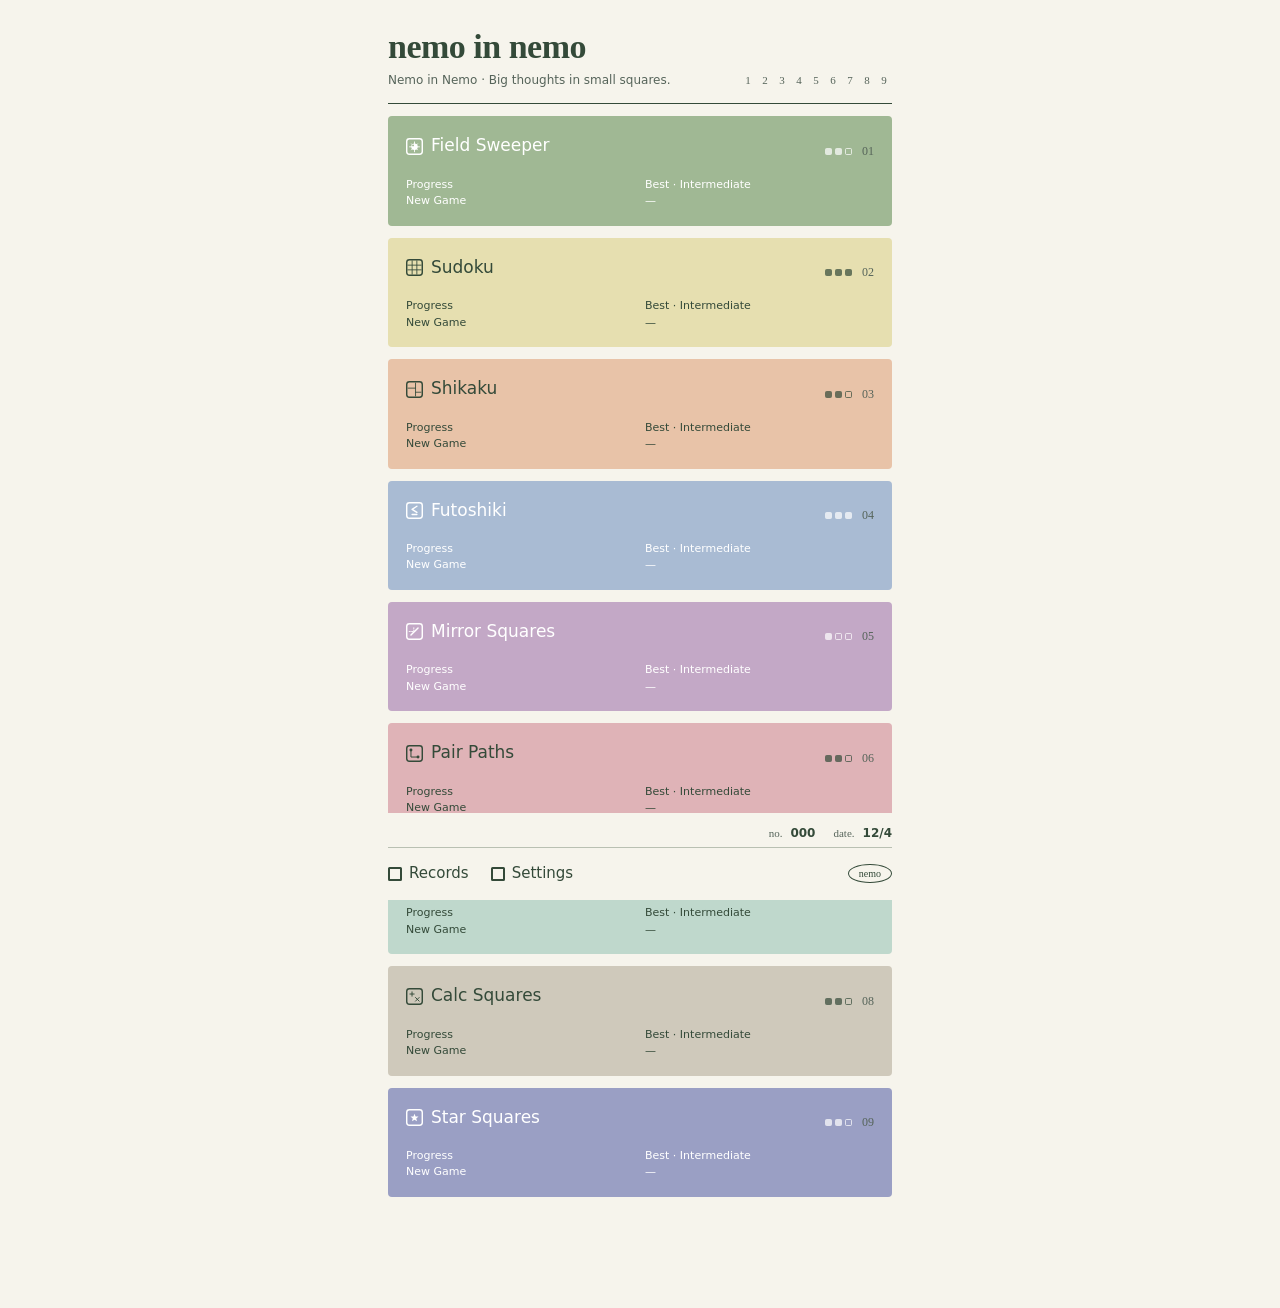
<file: docs/index.html>
<!doctype html>
<html lang="ko">
<head>
<meta charset="utf-8">
<meta name="viewport" content="width=device-width, initial-scale=1, viewport-fit=cover">
<meta name="description" content="인터넷 없이 즐기는 두뇌 퍼즐 모음. 지뢰찾기, 스도쿠, 시카쿠, 후토시키.">
<meta name="theme-color" content="#f6f4ec">
<link rel="icon" type="image/svg+xml" href="favicon.svg">
<link rel="icon" type="image/png" href="icon-192.png">
<link rel="apple-touch-icon" href="apple-touch-icon.png">
<link rel="stylesheet" href="assets/paper.css">
<style>
/* 앱의 HomeView.swift: 메모 패드처럼 정리된 첫 화면 */
body { display: flex; flex-direction: column; min-height: 100dvh; }
.home { width: 100%; max-width: 560px; margin: 0 auto; flex: 1;
  padding: 0 max(28px, env(safe-area-inset-right)) 24px max(28px, env(safe-area-inset-left));
  display: flex; flex-direction: column; gap: 12px; }
/* 넓은 화면: 구분선 아래 12px(.home gap)만 두고 카드가 시작된다 */
.head { padding-bottom: 0; display: flex; flex-direction: column; gap: 6px; }
/* 머리 아래 구분선. 휴대폰에서는 번호 줄이 이 선 아래로 내려간다 */
.head .rule { height: 1px; background: var(--ink); margin-top: 8px; }
/* 제목·소개·선은 위에 고정하고, 게임 카드만 그 아래로 스크롤된다 */
.head { position: sticky; top: 0; z-index: 2; background: var(--bg); padding-top: max(28px, env(safe-area-inset-top)); }
.head h1 { margin: 0; font: 600 34px/1.1 var(--f-serif); letter-spacing: -.5px; }
.head p { margin: 0; font-size: 12px; color: var(--ink-soft); }
/* 번호는 높이가 고른 숫자로 쓴다(--f-serif-num, lining-nums) */
/* 소개 문구와 게임 번호 줄. 넓으면 한 줄, 좁으면 번호가 다음 줄 오른쪽으로 내려간다 */
.sub { display: flex; flex-wrap: wrap; align-items: center; justify-content: space-between; gap: 4px 12px; }
.nums { display: flex; gap: 1px; margin-left: auto; }
.nums a { position: relative; width: 16px; height: 18px; display: grid; place-items: center; font: 11px var(--f-serif-num); color: var(--ink-soft);
  text-decoration: none; font-variant-numeric: lining-nums tabular-nums; }
.nums a.last { color: var(--ink); font-weight: 600; margin: 0 4px; }
/* 마지막에 한 게임: 연필로 친 듯한 동그라미 */
.nums svg { position: absolute; inset: -3px -5px; width: calc(100% + 10px); height: calc(100% + 6px); overflow: visible; pointer-events: none; }
.nums path { fill: none; stroke: var(--ink); stroke-width: 1.1; stroke-linecap: round; }
.gcard { scroll-margin-top: var(--head-h, 140px); }
@media (max-width: 520px) {
  /* 휴대폰: 양옆 여백을 줄여 카드를 넓게 쓴다(앱과 같다) */
  .home { padding-left: max(20px, env(safe-area-inset-left)); padding-right: max(20px, env(safe-area-inset-right)); }
  /* 휴대폰: 소개 문구 → 구분선 → 번호 줄(오른쪽) */
  .head .sub { display: contents; }
  .head #tagline { order: 1; }
  .head .rule { order: 2; }
  /* 번호 줄 아래 여백은 7px만(머리 아래 여백 대신) */
  .head { padding-bottom: 0; }
  /* 머리와 첫 카드 사이 간격 없음(번호 줄 아래 7px만) */
  .home { gap: 0; }
  .head .nums { order: 3; margin-top: 2px; padding-bottom: 7px; }
}
.cards { display: flex; flex-direction: column; gap: 12px; }
.gcard { display: flex; flex-direction: column; gap: 16px; padding: 18px 18px 16px; border-radius: 4px; text-decoration: none;
  background: var(--fill); color: var(--text); transition: opacity .1s; }
.gcard:active { opacity: .8; }
.gcard.soon { opacity: .55; }
.gcard .top { display: flex; align-items: baseline; justify-content: space-between; }
.gcard .name { display: flex; align-items: center; gap: 8px; font-size: 17px; font-weight: 500; }
.gcard .sym { width: 17px; height: 17px; }
/* 한국어 화면: 한국어 이름 옆의 작은 영어 이름 */
.en-name { margin-left: 6px; font-size: 11px; font-weight: 400; opacity: .7; white-space: nowrap; }
.gcard .no { font: 12px var(--f-serif-num); color: var(--ink-soft); font-variant-numeric: lining-nums; }
/* 게임 자체 난이도: 채운 네모 수(1~3) */
.gcard .meta { display: flex; align-items: center; gap: 10px; }
.gcard .weight { position: relative; display: flex; gap: 3px; padding: 6px 0; color: var(--text); }
.gcard .weight i { opacity: .7; }
/* 올리면 바로 뜨는 말풍선(기본 title 툴팁은 늦게 떠서 쓰지 않는다) */
.gcard .weight::after { content: attr(data-tip); position: absolute; right: -4px; bottom: calc(100% + 2px); padding: 4px 8px; border-radius: 6px;
  background: var(--ink); color: var(--bg); font-size: 11px; font-weight: 500; white-space: nowrap; pointer-events: none;
  opacity: 0; transform: translateY(3px); transition: opacity .12s, transform .12s; }
.gcard .weight:hover::after { opacity: 1; transform: none; }
.gcard .weight i { width: 7px; height: 7px; border: 1.2px solid currentColor; border-radius: 1.5px; }
.gcard .weight i.on { background: currentColor; }
.gcard .cells { display: flex; gap: 10px; font-size: 11px; line-height: 1.5; }
.gcard .cells div { flex: 1; min-width: 0; display: flex; flex-direction: column; }
.foot { position: sticky; bottom: 0; width: 100%; max-width: 560px; margin: 0 auto; background: var(--bg);
  padding: 12px max(28px, env(safe-area-inset-right)) max(4px, env(safe-area-inset-bottom)) max(28px, env(safe-area-inset-left));
  display: flex; flex-direction: column; gap: 4px; }
.stamp { display: flex; justify-content: flex-end; gap: 18px; padding-bottom: 5px; border-bottom: 1px solid var(--rule); }
.stamp span { display: flex; align-items: baseline; gap: 8px; font-size: 12px; font-variant-numeric: tabular-nums; }
.stamp i { font: normal 11px var(--f-serif); color: var(--ink-soft); }
.links { display: flex; align-items: center; gap: 22px; }
.links button { display: flex; align-items: center; gap: 7px; min-height: 44px; border: 0; background: none; padding: 0; font-size: 15px; }
.links button::before { content: ""; width: 14px; height: 14px; box-sizing: border-box; border: 2.5px solid var(--ink); border-radius: 1.5px; }
.seal { margin-left: auto; font: 10px var(--f-serif); padding: 3px 10px; border: 1px solid var(--ink); border-radius: 50%; }

/* 기록·설정 시트 */
.scrim.sheet-scrim { place-items: end center; padding: 0; }
@media (min-width: 700px) { .scrim.sheet-scrim { place-items: center; padding: 24px; } }
.sheet { width: 100%; max-width: 600px; max-height: 92dvh; overflow-y: auto; background: var(--bg); border-radius: 16px 16px 0 0;
  padding: 0 20px max(20px, env(safe-area-inset-bottom)); animation: rise .25s ease-out; }
@media (min-width: 700px) { .sheet { border-radius: 16px; } }
@keyframes rise { from { transform: translateY(30px); opacity: 0; } }
.sheet-head { position: sticky; top: 0; display: grid; grid-template-columns: 1fr auto 1fr; align-items: center; padding: 14px 0; background: var(--bg); z-index: 1; }
.sheet-head h2 { grid-column: 2; margin: 0; font-size: 17px; font-weight: 600; }
.sheet-head button { grid-column: 3; justify-self: end; border: 0; background: none; font-size: 17px; font-weight: 600; padding: 6px 2px; }
.sheet-body { display: flex; flex-direction: column; gap: 12px; }
.scard { display: flex; flex-direction: column; gap: 14px; padding: 18px; border-radius: 4px; background: var(--fill); color: var(--text); font-size: 12px; }
.scard .top { display: flex; align-items: baseline; justify-content: space-between; }
.scard .name { display: flex; align-items: center; gap: 8px; font-size: 17px; font-weight: 500; }
.scard .sym { width: 17px; height: 17px; }
.scard .no { font: 12px var(--f-serif-num); font-variant-numeric: lining-nums; }
.scard .grid { display: grid; grid-template-columns: 1fr 1fr; gap: 10px; }
.scard .grid div { display: flex; flex-direction: column; font-variant-numeric: tabular-nums; }
.scard .rows div { display: flex; gap: 10px; padding: 8px 0; border-top: 1px solid color-mix(in srgb, var(--text) 30%, transparent); }
.scard .rows span:first-child { flex: 1; }
.scard .rows span:last-child { min-width: 52px; text-align: right; font-variant-numeric: tabular-nums; }
.label { font-size: 12px; font-weight: 600; letter-spacing: .07em; color: var(--ink-soft); margin: 6px 0 0; }
.group { border: 1px solid var(--rule); border-radius: 4px; }
.group > * + * { border-top: 1px solid var(--rule); }
.opt { display: flex; align-items: center; justify-content: space-between; gap: 12px; padding: 14px; font-size: 15px; text-decoration: none; }
.opt span { display: flex; flex-direction: column; gap: 2px; }
.opt b { font-weight: 500; }
.opt small { font-size: 12px; color: var(--ink-soft); }
.opt select { font: inherit; font-size: 15px; padding: 6px 10px; border-radius: 8px; border: 1px solid var(--rule); background: var(--bg); color: var(--ink); }
.opt svg { width: 14px; height: 14px; color: var(--ink-soft); }
.opt.static small { font-size: 15px; }
.switch { appearance: none; -webkit-appearance: none; width: 51px; height: 31px; flex: none; margin: 0; border-radius: 99px; background: var(--rule); position: relative; cursor: pointer; transition: background .2s; }
.switch::after { content: ""; position: absolute; top: 2px; left: 2px; width: 27px; height: 27px; border-radius: 50%; background: #fff; box-shadow: 0 2px 4px rgba(0, 0, 0, .2); transition: transform .2s; }
.switch:checked { background: var(--fill-minesweeper); }
.switch:checked::after { transform: translateX(20px); }
/* 휴대폰: 하단 줄도 양옆 여백을 줄인다(.foot 규칙보다 뒤에 둬야 적용된다) */
@media (max-width: 520px) {
  .foot { padding-left: max(20px, env(safe-area-inset-left)); padding-right: max(20px, env(safe-area-inset-right)); }
}
</style>
<title>nemo in nemo</title>
</head>
<body>
<main class="home">
  <header class="head">
    <h1>nemo in nemo</h1>
    <div class="sub"><p id="tagline"></p><nav class="nums" id="nums"></nav></div>
    <div class="rule" aria-hidden="true"></div>
  </header>
  <nav class="cards" id="cards"></nav>
</main>
<footer class="foot">
  <div class="stamp" aria-hidden="true"><span><i>no.</i><b id="no">000</b></span><span><i>date.</i><b id="date"></b></span></div>
  <div class="links">
    <button id="openStats"></button>
    <button id="openSettings"></button>
    <span class="seal" aria-hidden="true">nemo</span>
  </div>
</footer>
<script src="assets/i18n.js"></script>
<script src="assets/common.js"></script>
<script src="assets/number-puzzle.js"></script>
<script>
(() => {
  const { t, store, stats, clock, esc } = Nemo;
  const $ = id => document.getElementById(id);
  const pct = p => `${Math.round(p * 100)}% · ${t('이어하기')}`;
  const LEVEL_NAMES = ['초급', '중급', '고급', '전문가', '커스텀'];

  // 지뢰찾기는 minesweeper.html의 저장 형식을 그대로 읽는다.
  const isTablet = Math.min(screen.width, screen.height) >= 700;
  const DEFAULT_MS = isTablet ? { id: 'normal', name: '중급', cols: 24, rows: 16, mines: 80 } : { id: 'normal', name: '중급', cols: 11, rows: 16, mines: 35 };
  const msKey = c => `${Math.min(c.cols, c.rows)}x${Math.max(c.cols, c.rows)}m${c.mines}`;

  // 카드 아래 두 칸: 진행, 최고 기록
  function summary(id) {
    if (!Nemo.kind(id).href) return [[t('진행'), t('준비 중')], [t('최고 기록'), '—']];
    if (id === 'minesweeper') {
      const sv = store.get('saved', null);
      let progress = t('새 게임');
      if (sv && Array.isArray(sv.st) && Array.isArray(sv.mines)) {
        const safe = Math.max(1, sv.st.length - sv.mines.length);
        progress = pct(sv.st.filter(v => v === 1).length / safe);
      }
      const cfg = store.get('cfg', null) || DEFAULT_MS;
      const best = store.get('best', {})[msKey(cfg)];
      return [[t('진행'), progress], [`${t('최고 기록')} · ${t(cfg.id === 'custom' ? '커스텀' : cfg.name || '중급')}`, best ? clock(best) : '—']];
    }
    const sv = store.get(id + '.save', null);
    let progress = t('새 게임');
    if (sv && sv.puzzle) {
      if (id === 'shikaku') {
        const n = sv.puzzle.size;
        progress = pct(sv.regions.reduce((a, r) => a + r.rect.height * r.rect.width, 0) / (n * n));
      } else if (id === 'pair') {
        progress = pct(sv.total ? (sv.complete || 0) / sv.total : 0);
      } else if (id === 'mirror') {
        progress = pct(sv.puzzle.stars.length ? (sv.lit || 0) / sv.puzzle.stars.length : 0);
      } else if (id === 'star') {
        progress = pct(sv.total ? (sv.placed || 0) / sv.total : 0);
      } else if (id === 'switch') {
        progress = pct(sv.state.filter(Boolean).length / sv.state.length);
      } else progress = pct(NumberPuzzle.progress(sv));
    }
    const level = LEVEL_NAMES[(sv?.puzzle?.level || store.get(id + '.lastLevel', 2)) - 1] || '중급';
    const best = stats.load(id).bestByDifficulty[level];
    return [[t('진행'), progress], [`${t('최고 기록')} · ${t(level)}`, best != null ? clock(best) : '—']];
  }

  const colors = id => `--fill: var(--fill-${id}); --text: var(--text-${id})`;
  function render() {
    document.title = `nemo in nemo · ${t('네모 안에 네모')}`;
    $('tagline').textContent = t('네모 안에 네모 · 작은 네모 속, 커다란 생각.');
    // 게임 번호 줄: 누르면 그 카드로, 마지막에 연 게임에는 동그라미
    const last = store.get('lastGame', null);
    $('nums').setAttribute('aria-label', t('게임 바로 가기'));
    $('nums').innerHTML = Nemo.KINDS.map((k, i) => `<a href="#card-${k.id}" class="${k.id === last ? 'last' : ''}" aria-label="${esc(k.title)}"${k.id === last ? ' aria-current="true"' : ''}>${i + 1}${k.id === last
      ? '<svg viewBox="0 0 30 32" preserveAspectRatio="none" aria-hidden="true"><path d="M8 7C12 2 25 3 27 12C29 22 20 30 12 28C4 26 1 17 5 10C7 7 11 5 16 5.5"/></svg>' : ''}</a>`).join('');
    document.documentElement.style.setProperty('--head-h', (document.querySelector('.head').offsetHeight + 12) + 'px');
    $('cards').replaceChildren(...Nemo.KINDS.map(k => {
      // 준비 중인 게임은 누를 수 없는 카드로 둔다.
      const a = document.createElement(k.href ? 'a' : 'div');
      a.className = 'gcard' + (k.href ? '' : ' soon');
      a.id = 'card-' + k.id;
      if (k.href) a.href = k.href;
      a.style.cssText = colors(k.id);
      const [first, second] = summary(k.id);
      const weightLabel = t('게임 난이도 {0}', t(['쉬움', '보통', '어려움'][k.weight - 1]));
      const weight = `<span class="weight" role="img" aria-label="${esc(weightLabel)}" data-tip="${esc(weightLabel)}">${[1, 2, 3].map(w => `<i${w <= k.weight ? ' class="on"' : ''}></i>`).join('')}</span>`;
      a.innerHTML = `<div class="top"><span class="name">${Nemo.symbol(k.id)}<span>${Nemo.nameHTML(k)}</span></span><span class="meta">${weight}<span class="no">${k.number}</span></span></div>
        <div class="cells"><div><span>${esc(first[0])}</span><span>${esc(first[1])}</span></div><div><span>${esc(second[0])}</span><span>${esc(second[1])}</span></div></div>`;
      return a;
    }));
    $('no').textContent = String(Math.min(stats.totalPlays(), 999)).padStart(3, '0');
    $('date').textContent = new Intl.DateTimeFormat(Nemo.lang === 'zh' ? 'zh-Hans' : Nemo.lang, { month: 'numeric', day: 'numeric' }).format(new Date());
    $('openStats').textContent = t('기록');
    $('openSettings').textContent = t('설정');
  }

  function sheet(title, body) {
    const el = Nemo.overlay(`<div class="sheet" role="dialog" aria-modal="true" aria-labelledby="shTitle">
      <div class="sheet-head"><h2 id="shTitle">${esc(title)}</h2><button data-done>${t('완료')}</button></div>
      <div class="sheet-body">${body}</div></div>`, { onBackdrop: () => Nemo.close() });
    el.classList.add('sheet-scrim');
    el.querySelector('[data-done]').onclick = () => Nemo.close();
    return el;
  }

  // 앱의 StatsView.swift: 게임별 기록
  $('openStats').onclick = () => {
    sheet(t('기록'), Nemo.KINDS.map(k => {
      const s = stats.load(k.id);
      let body;
      if (!k.href) body = `<div>${t('준비 중')}</div>`;
      else if (!s.plays) body = `<div>${t('아직 기록이 없어요')}</div>`;
      else {
        const cell = (label, value) => `<div><span>${t(label)}</span><span>${value}</span></div>`;
        const rate = s.plays ? `${Math.round(s.completions / s.plays * 100)}%` : '—';
        const avg = s.completions ? clock(Math.floor(s.totalSeconds / s.completions)) : '—';
        const names = Object.keys(s.completionsByDifficulty).sort((a, b) => (s.completionsByDifficulty[b] - s.completionsByDifficulty[a]) || a.localeCompare(b));
        body = `<div class="grid">${cell('플레이', s.plays)}${cell('완료', s.completions)}${cell('완료율', rate)}${cell('평균 시간', avg)}</div>`
          + (names.length ? `<div class="rows">${names.map(name => `<div><span>${esc(t(name))}</span><span>${t('완료 {0}', s.completionsByDifficulty[name])}</span><span>${s.bestByDifficulty[name] != null ? clock(s.bestByDifficulty[name]) : '—'}</span></div>`).join('')}</div>` : '');
      }
      return `<section class="scard" style="${colors(k.id)}"><div class="top"><span class="name">${Nemo.symbol(k.id)}<span>${Nemo.nameHTML(k)}</span></span><span class="no">${k.number}</span></div>${body}</section>`;
    }).join(''));
  };

  // 앱의 AppSettingsView.swift: 모든 게임에 함께 적용되는 설정
  $('openSettings').onclick = () => {
    const langs = [['auto', t('기기 설정')], ['ko', '한국어'], ['ja', '日本語'], ['zh', '中文'], ['en', 'English']];
    const themes = [['auto', t('기기 설정')], ['light', t('라이트')], ['dark', t('다크')]];
    const el = sheet(t('설정'), `<p class="label">${t('옵션')}</p>
      <div class="group">
        <label class="opt"><span><b>${t('시간 표시')}</b><small>${t('끄면 시간 없이 느긋하게 플레이해요')}</small></span><input type="checkbox" class="switch" data-timer></label>
        <label class="opt"><b>${t('언어')}</b><select data-lang>${langs.map(([v, n]) => `<option value="${v}">${esc(n)}</option>`).join('')}</select></label>
        <label class="opt"><b>${t('화면')}</b><select data-theme-pick>${themes.map(([v, n]) => `<option value="${v}">${esc(n)}</option>`).join('')}</select></label>
      </div>
      <p class="label">${t('정보')}</p>
      <div class="group">
        <a class="opt" href="privacy.html">${t('개인정보 처리방침')}${Nemo.icon('external')}</a>
        <div class="opt static"><b>${t('버전')}</b><small>${t('웹')}</small></div>
      </div>`);
    const timer = el.querySelector('[data-timer]'), lang = el.querySelector('[data-lang]');
    timer.checked = store.get('showTimer', true);
    timer.onchange = () => store.set('showTimer', timer.checked);
    lang.value = Nemo.langPref;
    const theme = el.querySelector('[data-theme-pick]');
    theme.value = store.get('theme', 'auto');
    theme.onchange = () => Nemo.setTheme(theme.value);
    lang.onchange = () => { Nemo.setLang(lang.value); render(); $('openSettings').click(); };
  };

  render();
  // 게임에서 뒤로 돌아오면(bfcache 포함) 진행·기록을 다시 읽는다.
  window.addEventListener('pageshow', render);
})();
</script>
</body>
</html>
</file>
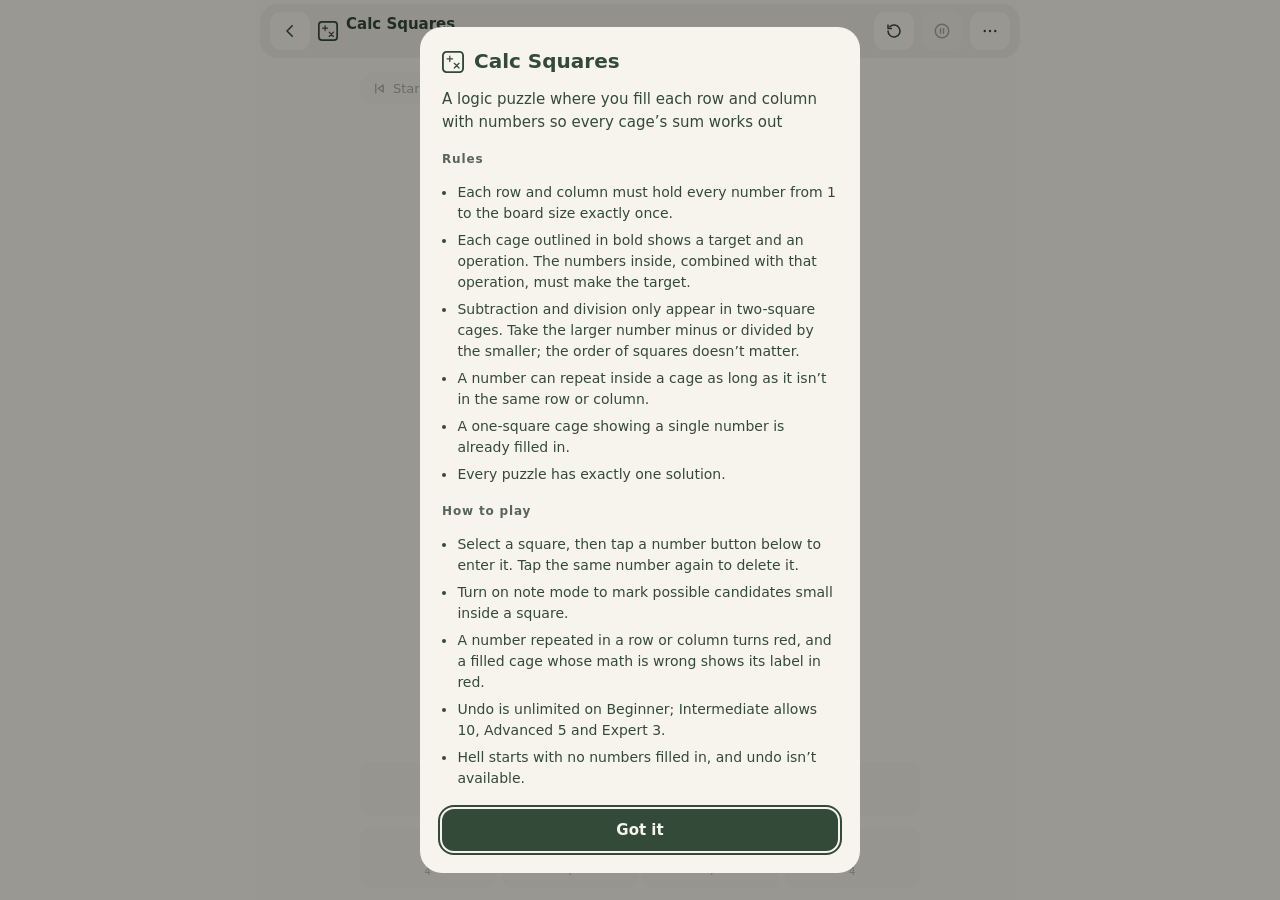
<file: docs/calc.html>
<!doctype html>
<html lang="ko">
<head>
<meta charset="utf-8">
<meta name="viewport" content="width=device-width, initial-scale=1, viewport-fit=cover">
<meta name="description" content="칸 묶음마다 적힌 계산이 맞도록 숫자를 채우는 셈네모. 4×4부터 7×7까지 네 가지 난이도.">
<meta name="theme-color" content="#f6f4ec">
<link rel="icon" type="image/svg+xml" href="favicon.svg">
<link rel="icon" type="image/png" href="icon-192.png">
<link rel="apple-touch-icon" href="apple-touch-icon.png">
<link rel="stylesheet" href="assets/paper.css">
<style>:root { --accent: var(--fill-calc); }</style>
<title>Calc Squares</title>
</head>
<body>
<div class="puzzle" id="app">
  <div class="stage">
    <div class="board-wrap empty" id="wrap"><canvas class="board" id="board" role="img"></canvas></div>
  </div>
  <div class="controls">
    <div class="tools">
      <button class="tool" id="undo"><svg class="i" viewBox="0 0 24 24" aria-hidden="true"><path d="M9 14L4 9l5-5"/><path d="M4 9h10.5a5.5 5.5 0 0 1 0 11H11"/></svg><span></span></button>
      <button class="tool" id="erase"><svg class="i" viewBox="0 0 24 24" aria-hidden="true"><path d="M8.5 20H20"/><path d="M5.6 15.6l8.5-8.5a2 2 0 0 1 2.8 0l2 2a2 2 0 0 1 0 2.8L12 18.8a4 4 0 0 1-2.8 1.2H8.6a2 2 0 0 1-1.4-.6l-1.6-1.6a2 2 0 0 1 0-2.2z"/><path d="M10 11.2l4.8 4.8"/></svg><span></span></button>
      <button class="tool" id="note" aria-pressed="false"><svg class="i" viewBox="0 0 24 24" aria-hidden="true"><path d="M4 20l1-4.5L15.5 5a2.1 2.1 0 0 1 3 3L8 18.5z"/><path d="M13.5 7l3 3"/></svg><span></span></button>
    </div>
    <div class="keys" id="keys"></div>
  </div>
</div>
<script src="assets/i18n.js"></script>
<script src="assets/common.js"></script>
<script src="assets/rules.js"></script>
<script src="assets/calc-engine.js"></script>
<script src="assets/number-puzzle.js"></script>
<script>
(() => {
  const E = CalcEngine, { t } = Nemo;

  const peerCache = {};
  const peers = n => peerCache[n] || (peerCache[n] = [...Array(n * n)].map((_, i) => {
    const r = Math.floor(i / n), c = i % n, out = [];
    for (let k = 0; k < n; k++) { if (k !== c) out.push(r * n + k); if (k !== r) out.push(k * n + c); }
    return out;
  }));
  // 칸 → 묶음 번호
  const ownerCache = new WeakMap();
  const ownerOf = p => {
    if (!ownerCache.has(p)) { const o = new Array(p.size * p.size).fill(-1); p.cages.forEach((c, k) => c.cells.forEach(i => { o[i] = k; })); ownerCache.set(p, o); }
    return ownerCache.get(p);
  };
  const opsText = ops => [...ops].map(o => E.SYMBOL[o]).join(' ');

  function draw(ctx, side, G, opts, n) {
    const c = name => Nemo.cssColor(name);
    const cell = side / n, p = G.puzzle, owner = ownerOf(p);
    const conflicts = opts.showConflicts ? new Set(G.values.map((v, i) => (v && peers(n)[i].some(q => G.values[q] === v) ? i : -1)).filter(i => i >= 0)) : new Set();
    const wrongCages = new Set(opts.showWrongCages ? E.wrongCages(p, G.values) : []);
    const sel = G.selected, selValue = sel != null ? G.values[sel] : 0;
    const font = (size, weight) => `${weight} ${size}px system-ui, -apple-system, sans-serif`;
    ctx.save();
    Nemo.roundRect(ctx, 0, 0, side, side, 6);
    ctx.clip();

    // 칸 바탕과 숫자
    for (let i = 0; i < n * n; i++) {
      const x = (i % n) * cell, y = Math.floor(i / n) * cell, given = !!p.givens[i];
      let fill = '--cell';
      if (sel != null) {
        if (i === sel) fill = '--fill-calc';
        else if (selValue && G.values[i] === selValue) fill = '--cc-same';
        else if (Math.floor(i / n) === Math.floor(sel / n) || i % n === sel % n) fill = '--cc-related';
      }
      ctx.fillStyle = c(fill);
      ctx.fillRect(x, y, cell + 0.5, cell + 0.5);
      const v = G.values[i];
      ctx.textAlign = 'center'; ctx.textBaseline = 'middle';
      if (v) {
        ctx.fillStyle = c(conflicts.has(i) && !given ? '--wrong' : given ? '--ink' : '--user');
        ctx.font = font(cell * 0.46, given ? 600 : 400);
        ctx.fillText(v, x + cell / 2, y + cell * 0.58);
      } else if (G.notes[i]) {
        // 메모는 이름표 아래 공간에 작게
        const cols = n <= 4 ? 2 : 3, rows = Math.ceil(n / cols), top = cell * 0.3, h = cell - top - cell * 0.06;
        ctx.font = font(cell * (n <= 4 ? 0.2 : 0.17), 500);
        for (let d = 1; d <= n; d++) {
          if (!(G.notes[i] & (1 << d))) continue;
          ctx.fillStyle = c(selValue === d ? '--ink' : '--ink-soft');
          ctx.fillText(d, x + cell * (((d - 1) % cols) + 0.5) / cols, y + top + h * (Math.floor((d - 1) / cols) + 0.5) / rows);
        }
      }
    }

    // 칸 선: 같은 묶음 안은 가는 선, 묶음 경계는 굵은 선
    ctx.beginPath();
    for (let i = 0; i < n * n; i++) {
      const r = Math.floor(i / n), col = i % n;
      if (col < n - 1 && owner[i] === owner[i + 1]) { const x = Math.round((col + 1) * cell) + 0.5; ctx.moveTo(x, r * cell); ctx.lineTo(x, (r + 1) * cell); }
      if (r < n - 1 && owner[i] === owner[i + n]) { const y = Math.round((r + 1) * cell) + 0.5; ctx.moveTo(col * cell, y); ctx.lineTo((col + 1) * cell, y); }
    }
    ctx.strokeStyle = c('--thin'); ctx.lineWidth = 1; ctx.stroke();
    ctx.beginPath();
    for (let i = 0; i < n * n; i++) {
      const r = Math.floor(i / n), col = i % n;
      if (col < n - 1 && owner[i] !== owner[i + 1]) { const x = Math.round((col + 1) * cell); ctx.moveTo(x, r * cell); ctx.lineTo(x, (r + 1) * cell); }
      if (r < n - 1 && owner[i] !== owner[i + n]) { const y = Math.round((r + 1) * cell); ctx.moveTo(col * cell, y); ctx.lineTo((col + 1) * cell, y); }
    }
    ctx.strokeStyle = c('--ink'); ctx.lineWidth = 2.2; ctx.lineCap = 'round'; ctx.stroke();

    // 묶음 이름표: 왼쪽 위 칸에 "12×". 1칸 묶음은 숫자가 이미 주어져 있어 이름표를 쓰지 않는다.
    ctx.textAlign = 'left'; ctx.textBaseline = 'top';
    ctx.font = font(Math.max(10, cell * 0.21), 700);
    p.cages.forEach((cage, k) => {
      if (cage.op === '=') return;
      const i = cage.cells[0], x = (i % n) * cell, y = Math.floor(i / n) * cell;
      ctx.fillStyle = c(wrongCages.has(k) ? '--wrong' : '--ink');
      ctx.fillText(E.label(cage), x + cell * 0.08, y + cell * 0.07);
    });
    ctx.restore();
    Nemo.roundRect(ctx, 1, 1, side - 2, side - 2, 6);
    ctx.strokeStyle = c('--ink'); ctx.lineWidth = 2; ctx.stroke();
  }

  NumberPuzzle({
    kind: 'calc',
    levels: E.LEVELS,
    emptySize: 4,
    maxWidth: 560,
    size: p => p.size,
    peers,
    generate: id => E.generate(id),
    subtitle: p => `${t(E.LEVELS[p.level - 1].name)} · ${p.size}×${p.size}`,
    detail: l => `${l.size}×${l.size} · ${opsText(l.ops)}`,
    menuLabel: l => `${t(l.name)} · ${l.size}×${l.size}`,
    options: [
      { key: 'showConflicts', label: '중복 숫자 표시', default: true },
      { key: 'showWrongCages', label: '계산이 틀린 묶음 표시', default: true },
    ],
    validate: p => p.size >= 3 && p.size <= 9 && Array.isArray(p.cages) && p.cages.every(c => Array.isArray(c.cells) && c.cells.length && E.SYMBOL[c.op] != null),
    progress: NumberPuzzle.progress,
    hit: (x, y, side, n) => {
      const cell = side / n, col = Math.floor(x / cell), row = Math.floor(y / cell);
      return col >= 0 && col < n && row >= 0 && row < n ? row * n + col : null;
    },
    draw,
  });
})();
</script>
</body>
</html>
</file>
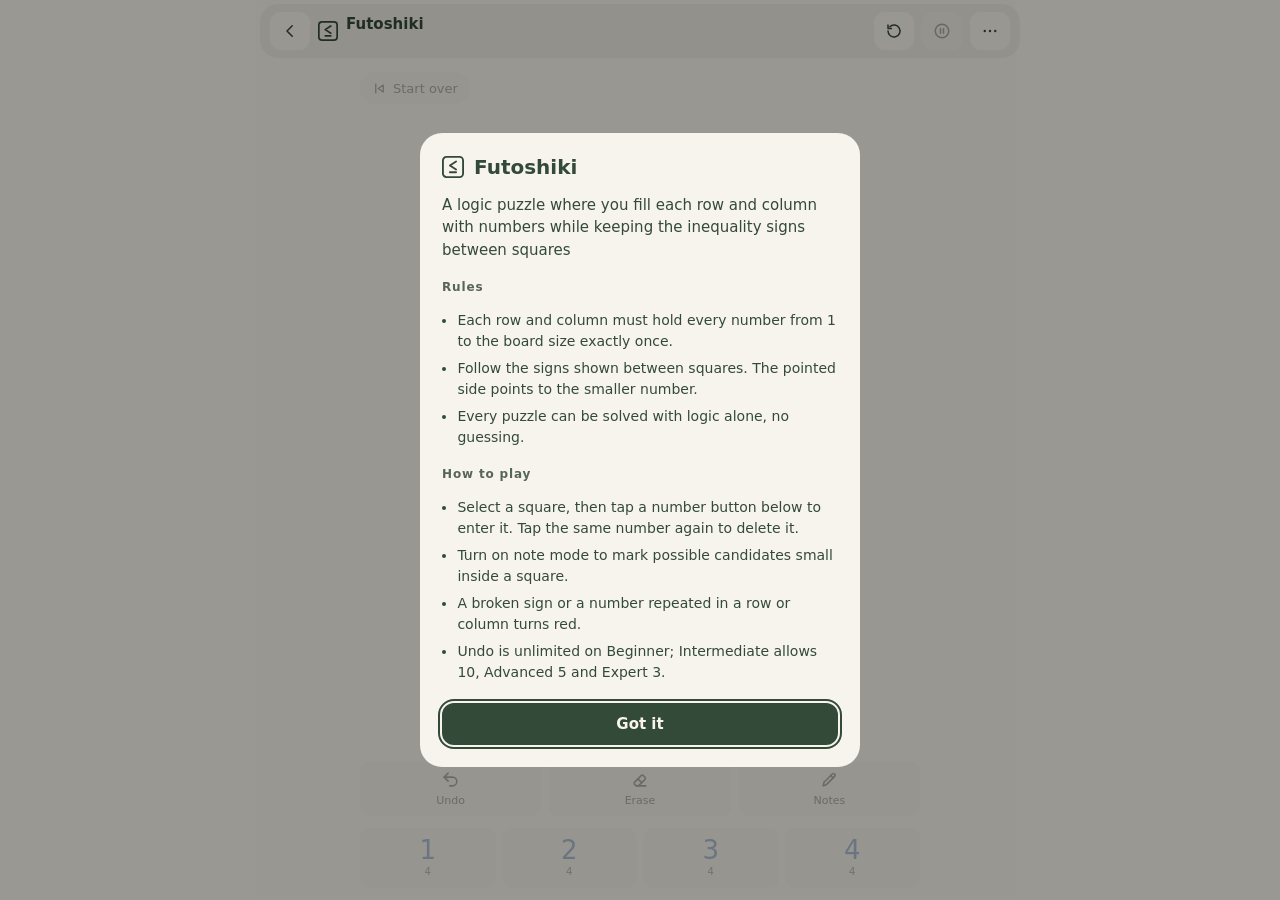
<file: docs/futoshiki.html>
<!doctype html>
<html lang="ko">
<head>
<meta charset="utf-8">
<meta name="viewport" content="width=device-width, initial-scale=1, viewport-fit=cover">
<meta name="description" content="부등호를 따라 숫자를 채우는 후토시키. 4×4부터 7×7까지 네 가지 난이도.">
<meta name="theme-color" content="#f6f4ec">
<link rel="icon" type="image/svg+xml" href="favicon.svg">
<link rel="icon" type="image/png" href="icon-192.png">
<link rel="apple-touch-icon" href="apple-touch-icon.png">
<link rel="stylesheet" href="assets/paper.css">
<style>:root { --accent: var(--fill-futoshiki); }</style>
<title>Futoshiki</title>
</head>
<body>
<div class="puzzle" id="app">
  <div class="stage">
    <div class="board-wrap empty" id="wrap"><canvas class="board" id="board" role="img"></canvas></div>
    <p class="guide" id="guide" hidden></p>
  </div>
  <div class="controls">
    <div class="tools">
      <button class="tool" id="undo"><svg class="i" viewBox="0 0 24 24" aria-hidden="true"><path d="M9 14L4 9l5-5"/><path d="M4 9h10.5a5.5 5.5 0 0 1 0 11H11"/></svg><span></span></button>
      <button class="tool" id="erase"><svg class="i" viewBox="0 0 24 24" aria-hidden="true"><path d="M8.5 20H20"/><path d="M5.6 15.6l8.5-8.5a2 2 0 0 1 2.8 0l2 2a2 2 0 0 1 0 2.8L12 18.8a4 4 0 0 1-2.8 1.2H8.6a2 2 0 0 1-1.4-.6l-1.6-1.6a2 2 0 0 1 0-2.2z"/><path d="M10 11.2l4.8 4.8"/></svg><span></span></button>
      <button class="tool" id="note" aria-pressed="false"><svg class="i" viewBox="0 0 24 24" aria-hidden="true"><path d="M4 20l1-4.5L15.5 5a2.1 2.1 0 0 1 3 3L8 18.5z"/><path d="M13.5 7l3 3"/></svg><span></span></button>
    </div>
    <div class="keys" id="keys"></div>
  </div>
</div>
<script src="assets/i18n.js"></script>
<script src="assets/common.js"></script>
<script src="assets/rules.js"></script>
<script src="assets/futoshiki-engine.js"></script>
<script src="assets/number-puzzle.js"></script>
<script>
(() => {
  const E = FutoshikiEngine, { t } = Nemo;
  // 칸 크기 대비 부등호 틈의 비율
  const GAP = 0.42;

  const peerCache = {};
  const peers = n => peerCache[n] || (peerCache[n] = [...Array(n * n)].map((_, i) => {
    const r = Math.floor(i / n), c = i % n, out = [];
    for (let k = 0; k < n; k++) { if (k !== c) out.push(r * n + k); if (k !== r) out.push(k * n + c); }
    return out;
  }));
  const relationsOf = p => E.relations(p.size, p.horizontal, p.vertical);
  const broken = (G, s, b) => G.values[s] && G.values[b] && G.values[s] >= G.values[b];

  function draw(ctx, side, G, opts, n) {
    const c = name => Nemo.cssColor(name);
    const cell = side / (n + (n - 1) * GAP), gap = cell * GAP, step = cell + gap;
    const conflicts = opts.showConflicts ? G.values.map((v, i) => (v && peers(n)[i].some(p => G.values[p] === v) ? i : -1)) : [];
    const rel = relationsOf(G.puzzle);
    const wrong = new Set(conflicts.filter(i => i >= 0));
    if (opts.showViolations) for (const [s, b] of rel) if (broken(G, s, b)) { wrong.add(s); wrong.add(b); }
    const sel = G.selected, selValue = sel != null ? G.values[sel] : 0;
    const font = (size, weight) => `${weight} ${size}px system-ui, -apple-system, sans-serif`;
    const box = i => ({ x: (i % n) * step, y: Math.floor(i / n) * step });
    ctx.textAlign = 'center';
    ctx.textBaseline = 'middle';

    for (let i = 0; i < n * n; i++) {
      const { x, y } = box(i), given = !!G.puzzle.givens[i];
      let fill = '--cell';
      if (sel != null) {
        if (i === sel) fill = '--fill-futoshiki';
        else if (selValue && G.values[i] === selValue) fill = '--ft-same';
        else if (Math.floor(i / n) === Math.floor(sel / n) || i % n === sel % n) fill = '--ft-related';
      }
      Nemo.roundRect(ctx, x, y, cell, cell, cell * 0.14);
      ctx.fillStyle = c(fill); ctx.fill();
      ctx.strokeStyle = c(given ? '--ink' : '--ft-line'); ctx.lineWidth = given ? 1.5 : 1; ctx.stroke();
      const v = G.values[i];
      if (v) {
        ctx.fillStyle = c(wrong.has(i) && !given ? '--wrong' : given ? '--ink' : '--user');
        ctx.font = font(cell * 0.52, given ? 600 : 400);
        ctx.fillText(v, x + cell / 2, y + cell / 2 + cell * 0.03);
      } else if (G.notes[i]) {
        const cols = n <= 4 ? 2 : 3, rows = Math.ceil(n / cols);
        ctx.font = font(cell * (n <= 4 ? 0.26 : 0.22), 500);
        for (let d = 1; d <= n; d++) {
          if (!(G.notes[i] & (1 << d))) continue;
          ctx.fillStyle = c(selValue === d ? '--ink' : '--ink-soft');
          ctx.fillText(d, x + cell * (((d - 1) % cols) + 0.5) / cols, y + cell * (Math.floor((d - 1) / cols) + 0.5) / rows + 1);
        }
      }
    }

    // 부등호: 뾰족한 쪽이 작은 칸을 가리키는 꺾쇠
    const arm = gap * 0.36;
    ctx.lineCap = 'round'; ctx.lineJoin = 'round';
    for (const [s, b] of rel) {
      const a = box(s), d = box(b);
      const cx = (a.x + d.x) / 2 + cell / 2, cy = (a.y + d.y) / 2 + cell / 2;
      const dx = a.x === d.x ? 0 : a.x < d.x ? -1 : 1, dy = a.y === d.y ? 0 : a.y < d.y ? -1 : 1;
      ctx.beginPath();
      if (dx) {
        ctx.moveTo(cx - dx * arm, cy - arm * 1.1); ctx.lineTo(cx + dx * arm, cy); ctx.lineTo(cx - dx * arm, cy + arm * 1.1);
      } else {
        ctx.moveTo(cx - arm * 1.1, cy - dy * arm); ctx.lineTo(cx, cy + dy * arm); ctx.lineTo(cx + arm * 1.1, cy - dy * arm);
      }
      const bad = opts.showViolations && broken(G, s, b), near = opts.showGuide && (sel === s || sel === b);
      ctx.strokeStyle = c(bad ? '--wrong' : near ? '--ft-guide' : '--ink');
      ctx.lineWidth = near || bad ? 3 : 2.2;
      ctx.stroke();
    }
  }

  NumberPuzzle({
    kind: 'futoshiki',
    levels: E.LEVELS,
    emptySize: 4,
    maxWidth: 560,
    size: p => p.size,
    peers,
    generate: id => E.generate(id),
    subtitle: p => `${t(E.LEVELS[p.level - 1].name)} · ${p.size}×${p.size}`,
    detail: l => `${l.size}×${l.size}`,
    menuLabel: l => `${t(l.name)} · ${l.size}×${l.size}`,
    options: [
      { key: 'showConflicts', label: '중복 숫자 표시', default: true },
      { key: 'showViolations', label: '부등호 위반 표시', default: true },
      { key: 'showGuide', label: '부등호 도움말', default: true },
    ],
    showGuide: opts => opts.showGuide,
    guideText: () => `<b>2 &lt; 4</b><span>${Nemo.esc(t('뾰족한 쪽이 더 작은 숫자예요. 세로도 같아요.'))}</span>`,
    validate: p => p.size >= 2 && p.size <= 9 && [p.givens, p.solution, p.horizontal, p.vertical].every(a => a?.length === p.size * p.size),
    progress: NumberPuzzle.progress,
    // 칸 사이의 틈은 반씩 양쪽 칸에 붙여서, 어디를 눌러도 가까운 칸이 골라진다.
    hit: (x, y, side, n) => {
      const cell = side / (n + (n - 1) * GAP), step = cell * (1 + GAP);
      if (x < 0 || y < 0 || x > side || y > side) return null;
      const col = Math.min(n - 1, Math.floor((x + cell * GAP / 2) / step));
      const row = Math.min(n - 1, Math.floor((y + cell * GAP / 2) / step));
      return row * n + col;
    },
    draw,
  });
})();
</script>
</body>
</html>
</file>
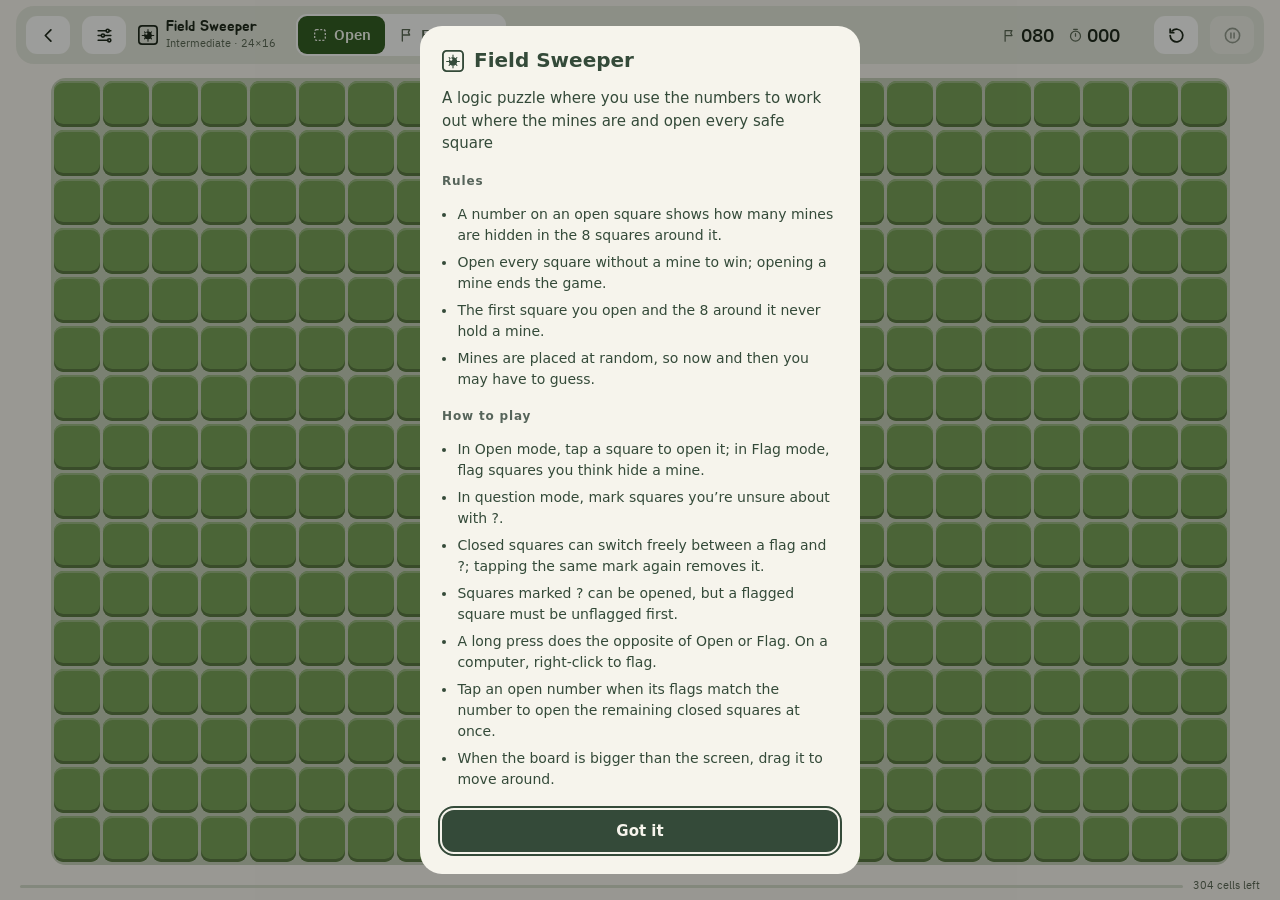
<file: docs/minesweeper.html>
<!doctype html>
<html lang="ko">
<head>
<meta charset="utf-8">
<meta name="viewport" content="width=device-width, initial-scale=1, viewport-fit=cover">
<meta name="description" content="iPhone과 iPad에서 즐기는 지뢰찾기. 보드 크기와 지뢰 수, 깃발·지뢰 모양, 필드 색을 바꿀 수 있어요.">
<meta name="theme-color" content="#f6f4ec">
<link rel="icon" type="image/svg+xml" href="favicon.svg">
<link rel="icon" type="image/png" href="icon-192.png">
<link rel="apple-touch-icon" href="apple-touch-icon.png">
<style>
/* 기본 리셋: 화면 끝까지 쓰되 노치·홈 인디케이터 영역은 피한다 */
:root { padding-top: env(safe-area-inset-top, 0px); padding-bottom: env(safe-area-inset-bottom, 0px); color-scheme: light; }
body { margin: 0; font: 14px/1.4 system-ui, -apple-system, sans-serif; }
img { max-width: 100%; }
[hidden] { display: none !important; }
</style>
<title>Field Sweeper</title>
<meta name="apple-mobile-web-app-capable" content="yes">
<link rel="preconnect" href="https://fonts.googleapis.com">
<link rel="stylesheet" href="https://fonts.googleapis.com/css2?family=Jua&family=IBM+Plex+Sans+KR:wght@400;500;600&family=DM+Mono:wght@500&display=swap">
<style>
/* Layout: one-screen app — HUD bar on top, the board fills the middle and scrolls inside itself when it is bigger than the screen, tool bar at the bottom */
:root {
  --bg: #f6f4ec; --panel: #f9fbf6; --well: #e2e7d9; --raised: #fbfcf9; --ink: #1f2a1c; --ink-soft: #5b6955; --line: #d3dbc9;
  --turf: #79a259; --turf-hi: #98c077; --turf-lo: #5a8241;
  --ground: #e3e8db; --board: #c5cfb8;
  --flag: #e0452c; --mine: #22291e; --hit: #f4a290; --moss: #355f25; --on-moss: #f4f8ee;
  --n1: #2b5fc4; --n2: #2a823b; --n3: #cf3b27; --n4: #5a3ea6; --n5: #973816; --n6: #10808a; --n7: #1f2a1c; --n8: #6c7766;
  --scrim: rgba(24, 32, 20, .42);
  --shape-flag: url("data:image/svg+xml,%3Csvg xmlns='http://www.w3.org/2000/svg' viewBox='0 0 24 24'%3E%3Cpath d='M6 2.5h2.2V22H6zM8.2 3.5 20 8.6 8.2 13.7z'/%3E%3C/svg%3E");
  --shape-mine: url("data:image/svg+xml,%3Csvg xmlns='http://www.w3.org/2000/svg' viewBox='0 0 24 24'%3E%3Ccircle cx='12' cy='12' r='6.4'/%3E%3Cpath d='M11 1.5h2v5h-2zM11 17.5h2v5h-2zM1.5 11h5v2h-5zM17.5 11h5v2h-5zM4.2 5.6l1.4-1.4 3.4 3.4-1.4 1.4zM15 16.4l1.4-1.4 3.4 3.4-1.4 1.4zM4.2 18.4l3.4-3.4 1.4 1.4-3.4 3.4zM15 7.6l3.4-3.4 1.4 1.4-3.4 3.4z'/%3E%3C/svg%3E");
  --f-display: "Jua", "Apple SD Gothic Neo", system-ui, sans-serif;
  --f-body: "IBM Plex Sans KR", "Apple SD Gothic Neo", system-ui, sans-serif;
  --f-mono: "DM Mono", ui-monospace, "SF Mono", Menlo, monospace;
}
@media (prefers-color-scheme: dark) { :root:not([data-theme="light"]) {
  --bg: #151914; --panel: #182016; --well: #182016; --raised: #26301f; --ink: #e4ead9; --ink-soft: #9aa78f; --line: #2b3527;
  --turf: #3e6331; --turf-hi: #507d40; --turf-lo: #2a4622;
  --ground: #1d2519; --board: #0b0f09;
  --flag: #ff6b4e; --mine: #e9eee0; --hit: #7c2b1f; --moss: #9cd17c; --on-moss: #13200e;
  --n1: #84aaff; --n2: #74d083; --n3: #ff7c68; --n4: #b8a0ff; --n5: #ffad73; --n6: #5fd6d8; --n7: #e4ead9; --n8: #9aa78f;
  --scrim: rgba(0, 0, 0, .6); color-scheme: dark;
} }
:root[data-theme="dark"] {
  --bg: #151914; --panel: #182016; --well: #182016; --raised: #26301f; --ink: #e4ead9; --ink-soft: #9aa78f; --line: #2b3527;
  --turf: #3e6331; --turf-hi: #507d40; --turf-lo: #2a4622;
  --ground: #1d2519; --board: #0b0f09;
  --flag: #ff6b4e; --mine: #e9eee0; --hit: #7c2b1f; --moss: #9cd17c; --on-moss: #13200e;
  --n1: #84aaff; --n2: #74d083; --n3: #ff7c68; --n4: #b8a0ff; --n5: #ffad73; --n6: #5fd6d8; --n7: #e4ead9; --n8: #9aa78f;
  --scrim: rgba(0, 0, 0, .6); color-scheme: dark;
}

html { height: 100%; box-sizing: border-box; }
*, *::before, *::after { box-sizing: inherit; }
body { height: 100%; background: var(--bg); color: var(--ink); font-family: var(--f-body); overflow: hidden;
  -webkit-user-select: none; user-select: none; -webkit-touch-callout: none; -webkit-tap-highlight-color: transparent; }
button { font: inherit; color: inherit; touch-action: manipulation; cursor: pointer; }
button:focus-visible, input:focus-visible { outline: 2px solid var(--moss); outline-offset: 2px; }

.app { height: 100%; display: flex; flex-direction: column; gap: 10px;
  padding-left: max(16px, env(safe-area-inset-left, 0px)); padding-right: max(16px, env(safe-area-inset-right, 0px));
  padding-block: 10px; max-width: 1600px; margin: 0 auto; }

/* HUD */
.hud { display: flex; align-items: center; justify-content: space-between; gap: 12px; }
.brand { display: flex; flex-direction: column; min-width: 0; }
.brand h1 { margin: 0; font-family: var(--f-display); font-weight: 400; font-size: 1.35rem; line-height: 1.1; }
.brand .lvl { font-size: .78rem; color: var(--ink-soft); white-space: nowrap; overflow: hidden; text-overflow: ellipsis; }
.stats { display: flex; align-items: center; gap: 8px; }
.stat { display: flex; flex-direction: column; align-items: center; min-width: 58px; padding: 4px 10px; border-radius: 10px; background: var(--panel); border: 1px solid var(--line); }
.stat .k { font-size: .62rem; letter-spacing: .06em; color: var(--ink-soft); }
.stat .v { font-family: var(--f-mono); font-size: 1.15rem; font-variant-numeric: tabular-nums; line-height: 1.2; }
.restart { width: 44px; height: 44px; border-radius: 50%; border: 1px solid var(--line); background: var(--panel); display: grid; place-items: center; }
.restart svg { width: 22px; height: 22px; }
.restart[data-s="lost"] { background: var(--hit); }
.restart[data-s="won"] { background: var(--moss); color: var(--on-moss); }

/* Field */
.field { flex: 1; min-height: 0; position: relative; display: flex; overflow: auto; border-radius: 14px;
  touch-action: pan-x pan-y; -webkit-overflow-scrolling: touch; overscroll-behavior: contain; }
.board { margin: auto; display: grid; gap: var(--gap); padding: var(--gap); background: var(--board); border-radius: calc(var(--cell) * .32);
  grid-template-columns: repeat(var(--cols), var(--cell)); }
.c { width: var(--cell); height: var(--cell); border: 0; padding: 0; margin: 0; position: relative;
  border-radius: calc(var(--cell) * .2); background: var(--turf);
  box-shadow: inset 0 2px 0 var(--turf-hi), inset 0 -3px 0 var(--turf-lo);
  font-family: var(--f-display); font-size: calc(var(--cell) * .6); line-height: 1; display: grid; place-items: center;
  touch-action: pan-x pan-y; transition: transform .08s ease; }
.c.down { transform: scale(.9); }
.c.press::after { content: ""; position: absolute; inset: -3px; border-radius: inherit; border: 2px solid var(--flag); animation: grow .38s linear forwards; }
@keyframes grow { from { opacity: 0; transform: scale(.6); } to { opacity: 1; transform: scale(1); } }
.c.open { background: var(--ground); box-shadow: none; cursor: default; }
.n1 { color: var(--n1); } .n2 { color: var(--n2); } .n3 { color: var(--n3); } .n4 { color: var(--n4); }
.n5 { color: var(--n5); } .n6 { color: var(--n6); } .n7 { color: var(--n7); } .n8 { color: var(--n8); }
.c.flag::before, .c.mine::before, .c.wrong::before { content: ""; width: 64%; height: 64%;
  -webkit-mask: var(--shape) center / contain no-repeat; mask: var(--shape) center / contain no-repeat; }
.c.flag::before { --shape: url("data:image/svg+xml,%3Csvg xmlns='http://www.w3.org/2000/svg' viewBox='0 0 24 24'%3E%3Cpath d='M6 2.5h2.2V22H6zM8.2 3.5 20 8.6 8.2 13.7z'/%3E%3C/svg%3E"); background: var(--flag); animation: plant .18s ease-out; }
@keyframes plant { from { transform: translateY(-30%) scale(.6); opacity: 0; } }
.c.mine, .c.wrong { background: var(--ground); box-shadow: none; }
.c.mine::before { --shape: url("data:image/svg+xml,%3Csvg xmlns='http://www.w3.org/2000/svg' viewBox='0 0 24 24'%3E%3Ccircle cx='12' cy='12' r='6.4'/%3E%3Cpath d='M11 1.5h2v5h-2zM11 17.5h2v5h-2zM1.5 11h5v2h-5zM17.5 11h5v2h-5zM4.2 5.6l1.4-1.4 3.4 3.4-1.4 1.4zM15 16.4l1.4-1.4 3.4 3.4-1.4 1.4zM4.2 18.4l3.4-3.4 1.4 1.4-3.4 3.4zM15 7.6l3.4-3.4 1.4 1.4-3.4 3.4z'/%3E%3C/svg%3E"); background: var(--mine); }
.c.hit { background: var(--hit); }
.c.wrong::before { --shape: url("data:image/svg+xml,%3Csvg xmlns='http://www.w3.org/2000/svg' viewBox='0 0 24 24'%3E%3Cpath d='M6 2.5h2.2V22H6zM8.2 3.5 20 8.6 8.2 13.7z'/%3E%3C/svg%3E"); background: var(--ink-soft); opacity: .55; }
.c.wrong::after { content: ""; position: absolute; width: 78%; height: 2px; background: var(--flag); transform: rotate(-45deg); border-radius: 2px; }
.board.over .c:not(.open) { cursor: default; }

/* Tools */
.tools { display: flex; align-items: center; justify-content: space-between; gap: 10px; flex-wrap: wrap; }
.seg { display: inline-flex; padding: 3px; border-radius: 12px; background: var(--panel); border: 1px solid var(--line); }
.seg button { border: 0; background: transparent; padding: 9px 16px; border-radius: 9px; display: flex; align-items: center; gap: 6px; font-weight: 600; font-size: .92rem; color: var(--ink-soft); }
.seg button[aria-pressed="true"] { background: var(--moss); color: var(--on-moss); }
.seg .ico { width: 16px; height: 16px; background: currentColor; -webkit-mask: var(--shape) center / contain no-repeat; mask: var(--shape) center / contain no-repeat; }
.ico.dig { --shape: url("data:image/svg+xml,%3Csvg xmlns='http://www.w3.org/2000/svg' viewBox='0 0 24 24'%3E%3Cpath d='M14.5 2.5 21.5 9.5 19.4 11.6 17.6 9.8 10.4 17l1.1 1.1-3.9 3.9a3 3 0 0 1-4.2 0l-.4-.4a3 3 0 0 1 0-4.2L6.9 13.5 8 14.6l7.2-7.2-1.8-1.8z'/%3E%3C/svg%3E"); }
.ico.flg { --shape: url("data:image/svg+xml,%3Csvg xmlns='http://www.w3.org/2000/svg' viewBox='0 0 24 24'%3E%3Cpath d='M6 2.5h2.2V22H6zM8.2 3.5 20 8.6 8.2 13.7z'/%3E%3C/svg%3E"); }
.hint { font-size: .78rem; color: var(--ink-soft); flex: 1; min-width: 0; text-align: center; }
.btn { border: 1px solid var(--line); background: var(--panel); padding: 10px 16px; border-radius: 12px; font-weight: 600; font-size: .92rem; }
.btn.primary { background: var(--moss); color: var(--on-moss); border-color: transparent; }

/* Overlays */
.scrim { position: fixed; inset: 0; background: var(--scrim); display: flex; align-items: flex-end; justify-content: center; z-index: 20;
  padding: 16px max(16px, env(safe-area-inset-right, 0px)) max(16px, env(safe-area-inset-bottom, 0px)) max(16px, env(safe-area-inset-left, 0px)); }
@media (min-width: 700px) { .scrim { align-items: center; } }
.sheet { width: 100%; max-width: 520px; max-height: 100%; overflow-y: auto; background: var(--panel); border-radius: 20px; padding: 20px; display: flex; flex-direction: column; gap: 16px; border: 1px solid var(--line); animation: rise .22s ease-out; }
@keyframes rise { from { transform: translateY(24px); opacity: 0; } }
.sheet-head { display: flex; align-items: center; justify-content: space-between; gap: 10px; }
.sheet h2 { margin: 0; font-family: var(--f-display); font-weight: 400; font-size: 1.4rem; }
.chip { font-size: .72rem; letter-spacing: .04em; padding: 3px 9px; border-radius: 99px; border: 1px solid var(--line); color: var(--ink-soft); }
.x { border: 0; background: transparent; width: 36px; height: 36px; border-radius: 50%; font-size: 1.3rem; color: var(--ink-soft); }
.label { font-size: .72rem; letter-spacing: .08em; color: var(--ink-soft); margin: 0; }
.presets { display: grid; grid-template-columns: repeat(auto-fit, minmax(140px, 1fr)); gap: 8px; }
.preset { text-align: left; border: 1px solid var(--line); background: var(--bg); border-radius: 14px; padding: 12px; display: flex; flex-direction: column; gap: 2px; }
.preset[aria-current="true"] { border-color: var(--moss); box-shadow: inset 0 0 0 1px var(--moss); }
.preset b { font-family: var(--f-display); font-weight: 400; font-size: 1.1rem; }
.preset span { font-size: .78rem; color: var(--ink-soft); font-variant-numeric: tabular-nums; }
.custom { display: flex; flex-direction: column; gap: 12px; padding: 14px; border-radius: 14px; background: var(--bg); border: 1px solid var(--line); }
.row { display: grid; grid-template-columns: 3.2em 1fr 3.4em; align-items: center; gap: 10px; }
.row label { font-size: .88rem; font-weight: 500; }
.row output { font-family: var(--f-mono); text-align: right; font-variant-numeric: tabular-nums; }
input[type="range"] { width: 100%; accent-color: var(--moss); height: 28px; }
.density { display: flex; justify-content: space-between; font-size: .8rem; color: var(--ink-soft); }
.density b { color: var(--ink); font-weight: 600; }
.opt { display: flex; align-items: center; justify-content: space-between; gap: 12px; padding: 14px; border-radius: 14px; background: var(--bg); border: 1px solid var(--line); cursor: pointer; }
.opt span { display: flex; flex-direction: column; gap: 2px; }
.opt b { font-weight: 500; font-size: .92rem; }
.opt small { font-size: .78rem; color: var(--ink-soft); }
.opt select { font: inherit; font-size: .9rem; padding: 6px 10px; border-radius: 8px; border: 1px solid var(--line); background: var(--panel); color: var(--ink); }
.opt input { width: 22px; height: 22px; accent-color: var(--moss); flex: none; }

/* 깃발/지뢰 모양 */
.skins { display: flex; flex-direction: column; gap: 8px; }
.skin { display: flex; flex-direction: column; gap: 10px; padding: 14px; border-radius: 14px; background: var(--bg); border: 1px solid var(--line); }
.skin-head { display: flex; justify-content: space-between; align-items: baseline; }
.skin-head b { font-weight: 500; font-size: .92rem; }
.skin-head span { font-size: .8rem; color: var(--ink-soft); }
.choices { display: flex; flex-wrap: wrap; gap: 8px; }
.choice { width: 44px; height: 44px; border-radius: 10px; border: 0; padding: 0; display: grid; place-items: center; font-size: 24px; line-height: 1; overflow: hidden; }
.choice.turf { background: var(--turf); box-shadow: inset 0 2px 0 var(--turf-hi), inset 0 -3px 0 var(--turf-lo); }
.choice.ground { background: var(--ground); }
.choice[aria-pressed="true"] { outline: 2.5px solid var(--moss); outline-offset: 2px; }
.choice .m { width: 64%; height: 64%; -webkit-mask: var(--shape) center / contain no-repeat; mask: var(--shape) center / contain no-repeat; }
.choice .m.flag { --shape: var(--shape-flag); background: var(--flag); }
.choice .m.mine { --shape: var(--shape-mine); background: var(--mine); }
.choice img { width: 80%; height: 80%; object-fit: cover; border-radius: 22%; }
.skin-custom { display: flex; gap: 8px; flex-wrap: wrap; }
.skin-custom input[type="text"] { flex: 1; min-width: 0; width: 6em; padding: 9px 12px; border-radius: 10px; border: 1px solid var(--line); background: var(--panel); color: var(--ink); font: inherit; font-size: 1rem; }
.skin-custom .btn { padding: 9px 14px; }
.skin-note { margin: 0; font-size: .78rem; color: var(--flag); }
body.flag-emoji .c.flag::before, body.flag-emoji .c.wrong::before,
body.mine-emoji .c.mine::before { -webkit-mask: none; mask: none; background: none; width: auto; height: auto; font-size: calc(var(--cell) * .62); line-height: 1; }
body.flag-emoji .c.flag::before, body.flag-emoji .c.wrong::before { content: var(--flag-emoji); }
body.mine-emoji .c.mine::before { content: var(--mine-emoji); }
body.flag-photo .c.flag::before, body.flag-photo .c.wrong::before,
body.mine-photo .c.mine::before { -webkit-mask: none; mask: none; width: 80%; height: 80%; border-radius: 22%; }
body.flag-photo .c.flag::before, body.flag-photo .c.wrong::before { background: var(--flag-img) center / cover; }
body.mine-photo .c.mine::before { background: var(--mine-img) center / cover; }

/* 상단 도구, 미리보기, 필드 색, 알림 */
.icon-btn { width: 44px; height: 44px; flex: none; display: grid; place-items: center; border-radius: 12px; border: 1px solid var(--line); background: var(--panel); }
.icon-btn svg { width: 20px; height: 20px; }
.icon-btn:disabled { opacity: .4; cursor: default; }
.done { border: 0; background: none; color: var(--moss); font-weight: 600; font-size: .95rem; padding: 8px 4px; }
.swatch-btn { display: flex; flex-direction: column; align-items: center; gap: 4px; border: 0; background: none; padding: 4px; border-radius: 12px; font-size: .75rem; color: var(--ink); }
.swatch-btn[aria-pressed="true"] { outline: 2.5px solid var(--moss); }
.swatch { display: flex; gap: 3px; padding: 4px; width: 58px; height: 34px; border-radius: 9px; }
.swatch i { flex: 1; border-radius: 5px; }
.field-custom { display: flex; flex-wrap: wrap; align-items: center; gap: 10px 16px; padding-top: 12px; border-top: 1px solid var(--line); font-size: .88rem; }
.field-custom span { font-weight: 500; flex-basis: 100%; }
.field-custom b { color: var(--moss); }
.field-custom label { display: flex; align-items: center; gap: 8px; }
.field-custom input[type="color"] { width: 40px; height: 32px; padding: 0; border: 1px solid var(--line); border-radius: 8px; background: var(--panel); }
body.ground-light { --n1: #2b5fc4; --n2: #2a823b; --n3: #cf3b27; --n4: #5a3ea6; --n5: #973816; --n6: #10808a; --n7: #1f2a1c; --n8: #6c7766; }
body.ground-dark { --n1: #84aaff; --n2: #74d083; --n3: #ff7c68; --n4: #b8a0ff; --n5: #ffad73; --n6: #5fd6d8; --n7: #e4ead9; --n8: #9aa78f; }
.toast { position: fixed; left: 50%; bottom: calc(24px + env(safe-area-inset-bottom, 0px)); transform: translateX(-50%); z-index: 30;
  max-width: calc(100% - 32px); padding: 11px 16px; border-radius: 99px; background: var(--moss); color: var(--on-moss); font-size: .9rem; font-weight: 500; text-align: center; animation: rise .22s ease-out; }

/* 상단 패널: 1줄 이름·지뢰·시간·더보기, 2줄 열기/깃발·새 게임·일시정지 */
.panel { display: flex; flex-direction: column; gap: 10px; padding: 12px; border-radius: 22px; background: var(--well); }
.row1, .row2 { display: flex; align-items: center; gap: 14px; }
.row2 { gap: 8px; }
.panel .brand { flex: 1; min-width: 0; flex-direction: row; align-items: center; gap: 8px; }
.brand .sym { width: 20px; height: 20px; flex: none; }
.brand-text { display: flex; flex-direction: column; min-width: 0; }
.brand-text h1 { white-space: nowrap; overflow: hidden; text-overflow: ellipsis; }
.sq.back { text-decoration: none; }
@media (max-width: 719px) {
  /* 좁은 화면: 뒤로·더보기를 작게, 간격을 줄여 이름이 잘리지 않게 */
  .row1 { gap: 8px; }
  .row1 .sq { width: 38px; }
  .panel .stats { gap: 8px; }
  .panel .stat .v { font-size: 1.1rem; }
}
@media (max-width: 430px) {
  /* 앱처럼 iPhone 폭에서는 시계 아이콘을 빼서 이름 자리를 만든다 */
  #timeStat svg { display: none; }
  .panel .brand .brand-text h1 { font-size: .88rem; }
}
@media (max-width: 380px) { .panel .brand .brand-text h1 { font-size: .8rem; } .row1 { gap: 6px; } }
.panel .brand h1 { font-size: 1.15rem; }
.panel .stats { gap: 14px; }
.panel .stat { flex-direction: row; align-items: center; gap: 4px; min-width: 0; padding: 0; background: none; border: 0; border-radius: 0; }
.panel .stat svg { width: 17px; height: 17px; color: var(--ink-soft); flex: none; }
.panel .stat .v { font-family: var(--f-body); font-size: 1.35rem; font-weight: 500; line-height: 1; font-variant-numeric: tabular-nums; }
.sq { width: 48px; height: 44px; flex: none; display: grid; place-items: center; border: 0; border-radius: 12px; background: var(--raised); color: var(--ink); }
.sq svg { width: 20px; height: 20px; }
.sq:disabled { opacity: .4; cursor: default; }
.sq.restart[data-s="lost"] { background: var(--hit); }
.sq.restart[data-s="won"] { background: var(--moss); color: var(--on-moss); }
.panel .seg { flex: 1; min-width: 0; background: var(--raised); }
.panel .seg button { flex: 1; justify-content: center; }
.ico.open { --shape: url("data:image/svg+xml,%3Csvg xmlns='http://www.w3.org/2000/svg' viewBox='0 0 24 24'%3E%3Crect x='4' y='4' width='16' height='16' rx='3' fill='none' stroke='black' stroke-width='2' stroke-dasharray='3 2.4'/%3E%3C/svg%3E"); }
.ico.flg { --shape: url("data:image/svg+xml,%3Csvg xmlns='http://www.w3.org/2000/svg' viewBox='0 0 24 24'%3E%3Cpath d='M5 21V4h11l-2 4 2 4H5' fill='none' stroke='black' stroke-width='2' stroke-linecap='round' stroke-linejoin='round'/%3E%3C/svg%3E"); }
.more { position: relative; flex: none; }
.menu { position: absolute; right: 0; top: calc(100% + 6px); z-index: 15; min-width: 160px; padding: 6px; display: flex; flex-direction: column;
  border-radius: 14px; background: var(--raised); border: 1px solid var(--line); box-shadow: 0 10px 30px rgba(0, 0, 0, .18); }
.menu button { display: flex; align-items: center; gap: 10px; padding: 10px 12px; border: 0; background: none; border-radius: 9px; text-align: left; font-size: .95rem; }
.menu button:hover:not(:disabled) { background: var(--well); }
.menu button:disabled { opacity: .4; cursor: default; }
.menu svg { width: 18px; height: 18px; flex: none; }
@media (max-width: 380px) {
  .row1 { gap: 10px; }
  .panel .stats { gap: 10px; }
  .panel .stat .v { font-size: 1.15rem; }
}

/* 상단 패널 최대한 좁게 */
.app { padding-block: 6px; }
.panel { gap: 6px; padding: 8px 10px; border-radius: 18px; }
.row1 { gap: 12px; }
.row2 { gap: 6px; }
.panel .brand h1 { font-size: .95rem; }
.panel .brand .lvl { font-size: .7rem; }
.panel .stat .v { font-size: 1.2rem; }
.panel .stat svg { width: 15px; height: 15px; }
.panel .seg { flex: none; border: 0; padding: 2px; border-radius: 11px; margin-right: auto; } /* 새 게임 버튼을 오른쪽 끝으로 밀어 실수로 누르지 않게 */
.panel .seg button { flex: none; padding: 8px 14px; }
.panel .seg button.q-only { font-size: 1rem; font-weight: 800; padding: 8px 16px; }
/* 물음표: 지뢰 수와 승리 조건에 영향 없는 임시 메모 */
.c.question { color: rgba(255, 255, 255, .95); font-family: var(--f-display); }
.row2 .sq.restart { margin-left: 14px; }
.sq { width: 44px; height: 38px; border-radius: 11px; }
.sq svg { width: 19px; height: 19px; }
.btn.danger { background: var(--flag); color: #fff; border-color: transparent; }

/* 넓은 화면: 상단 패널을 한 줄로 (이름 · 열기/깃발 · … · 지뢰 · 시간 · 새 게임 · 일시정지 · 더보기) */
@media (min-width: 720px) {
  .panel { flex-direction: row; align-items: center; gap: 12px; }
  .row1, .row2 { display: contents; }
  .sq.back { order: 0; }
  .panel .brand { flex: none; order: 1; margin-right: 8px; }
  .panel .seg { order: 2; margin-right: 0; }
  .panel .stats { order: 3; margin-left: auto; margin-right: 8px; }
  .row2 .sq.restart { order: 4; margin-left: 14px; }
  #pauseBtn { order: 5; }
  .more { order: 6; }
}

/* 남은 안전한 칸 (얇은 막대) */
.safe-row { display: flex; align-items: center; gap: 10px; padding: 0 4px; }
.safe-bar { flex: 1; height: 3px; border-radius: 2px; background: var(--line); overflow: hidden; }
.safe-bar i { display: block; height: 100%; width: 0; background: var(--moss); transition: width .25s ease-out; }
#safeLeft { font-size: .7rem; color: var(--ink-soft); font-variant-numeric: tabular-nums; }

/* 일시정지: 보드를 가린다 */
.scrim.pause { background: var(--bg); align-items: center; }
.scrim.pause .sheet { background: transparent; border: 0; animation: none; }
.pause-ico { width: 52px; height: 52px; }
.pause-ico circle { fill: var(--moss); }
.pause-ico rect { fill: var(--on-moss); }

/* 이어하기 */
.progress { width: 100%; height: 6px; border-radius: 3px; background: var(--line); overflow: hidden; }
.progress i { display: block; height: 100%; background: var(--moss); }
.resume .density { width: 100%; }
.result { text-align: center; align-items: center; max-width: 360px; }
.result h2 { font-size: 1.8rem; }
.result p { margin: 0; color: var(--ink-soft); }
.big { font-family: var(--f-mono); font-size: 2.4rem; font-variant-numeric: tabular-nums; }
.badge { font-size: .78rem; padding: 4px 10px; border-radius: 99px; background: var(--moss); color: var(--on-moss); }
.actions { display: flex; gap: 8px; width: 100%; }
.actions .btn { flex: 1; }

@media (max-width: 420px) {
  .brand h1 { font-size: 1.15rem; }
  .stat { min-width: 50px; padding: 3px 8px; }
  .hint { display: none; }
}
@media (prefers-reduced-motion: reduce) { *, *::before, *::after { animation: none !important; transition: none !important; } }

/* 스크롤바: 둥근 막대 대신 모서리가 거의 각진 얇은 막대(네모). 바탕은 투명, 올리면 잉크색.
   Chrome·Safari는 ::-webkit-scrollbar로 모양까지, Firefox는 굵기와 색만 바꾼다. */
::-webkit-scrollbar { width: 10px; height: 10px; }
::-webkit-scrollbar-track, ::-webkit-scrollbar-corner { background: transparent; }
::-webkit-scrollbar-thumb { background: var(--line); border: 3px solid transparent; background-clip: padding-box; border-radius: 1px; min-height: 28px; }
::-webkit-scrollbar-thumb:hover, ::-webkit-scrollbar-thumb:active { background: var(--ink-soft); background-clip: padding-box; }
@supports not selector(::-webkit-scrollbar) { * { scrollbar-width: thin; scrollbar-color: var(--line) transparent; } }
</style>

</head>
<body>
<div class="app">
  <header class="panel">
    <div class="row1">
      <a class="sq back" id="backBtn" href="./" aria-label="뒤로"><svg viewBox="0 0 24 24" fill="none" stroke="currentColor" stroke-width="2.2" stroke-linecap="round" stroke-linejoin="round" aria-hidden="true"><path d="M15 5l-7 7 7 7"/></svg></a>
      <div class="brand">
        <svg class="sym" viewBox="0 0 24 24" aria-hidden="true"><mask id="msym"><rect width="24" height="24" fill="#fff"/><circle cx="9.95" cy="10.43" r="1.32" fill="#000"/></mask><rect x="1.02" y="1.02" width="21.96" height="21.96" rx="3.84" fill="none" stroke="currentColor" stroke-width="2.04"/><g mask="url(#msym)"><path d="M12 12.48L18.96 12.48M12 12.48L16.24 16.72M12 12.48L12 19.44M12 12.48L7.76 16.72M12 12.48L5.04 12.48M12 12.48L7.76 8.24M12 12.48L12 5.52M12 12.48L16.24 8.24" stroke="currentColor" stroke-width="1.22" stroke-linecap="round"/><circle cx="12" cy="12.48" r="4.56" fill="currentColor"/></g></svg>
        <div class="brand-text"><h1>Field Sweeper</h1><span class="lvl" id="lvl">중급</span></div>
      </div>
      <div class="stats">
        <span class="stat" title="남은 지뢰"><svg viewBox="0 0 24 24" fill="none" stroke="currentColor" stroke-width="2" stroke-linecap="round" stroke-linejoin="round" aria-hidden="true"><path d="M5 21V4h11l-2 4 2 4H5"/></svg><span class="v" id="left" aria-label="남은 지뢰">000</span></span>
        <span class="stat" id="timeStat" title="시간"><svg viewBox="0 0 24 24" fill="none" stroke="currentColor" stroke-width="2" stroke-linecap="round" aria-hidden="true"><circle cx="12" cy="13" r="8"/><path d="M12 9v4M9 2h6"/></svg><span class="v" id="time" aria-label="시간">000</span></span>
      </div>
      <button class="sq" id="openSettings" aria-label="설정"><svg viewBox="0 0 24 24" fill="none" stroke="currentColor" stroke-width="2" stroke-linecap="round" aria-hidden="true"><path d="M4 6h10M18 6h2M4 12h4M12 12h8M4 18h12"/><circle cx="16" cy="6" r="2"/><circle cx="10" cy="12" r="2"/><circle cx="18" cy="18" r="2"/></svg></button>
    </div>
    <div class="row2">
      <div class="seg" role="group" aria-label="탭 동작">
        <button id="modeDig" aria-pressed="true"><span class="ico open"></span>열기</button>
        <button id="modeFlag" aria-pressed="false"><span class="ico flg"></span>깃발</button>
        <button id="modeQ" class="q-only" aria-pressed="false" aria-label="물음표">?</button>
      </div>
      <button class="sq restart" id="restart" aria-label="새 게임" data-s="ready"><svg viewBox="0 0 24 24" fill="none" stroke="currentColor" stroke-width="2.2" stroke-linecap="round" stroke-linejoin="round" aria-hidden="true"><path d="M4 12a8 8 0 1 0 2.4-5.7"/><path d="M4 4v4.5h4.5"/></svg></button>
      <button class="sq" id="pauseBtn" aria-label="일시정지" disabled><svg viewBox="0 0 24 24" fill="none" stroke="currentColor" stroke-width="2" stroke-linecap="round" aria-hidden="true"><circle cx="12" cy="12" r="9"/><path d="M10 9v6M14 9v6"/></svg></button>
    </div>
  </header>

  <main class="field" id="field">
    <div class="board" id="board" role="grid" aria-label="지뢰밭"></div>
  </main>
  <div class="safe-row" aria-label="남은 안전한 칸">
    <div class="safe-bar"><i id="safeFill"></i></div>
    <span id="safeLeft">남은 칸 0</span>
  </div>

</div>

<div class="scrim" id="settings" hidden>
  <div class="sheet" role="dialog" aria-modal="true" aria-labelledby="setTitle">
    <div class="sheet-head">
      <h2 id="setTitle">설정</h2>
      <span class="chip" id="deviceChip">iPhone 보드</span>
      <button class="done" id="closeSettings">완료</button>
    </div>
    <p class="label">기본 난이도</p>
    <div class="presets" id="presets"></div>
    <p class="label">커스텀</p>
    <div class="custom">
      <div class="row"><label for="cCols">가로</label><input type="range" id="cCols" min="5"><output id="oCols"></output></div>
      <div class="row"><label for="cRows">세로</label><input type="range" id="cRows" min="5"><output id="oRows"></output></div>
      <div class="row"><label for="cMines">지뢰</label><input type="range" id="cMines" min="1"><output id="oMines"></output></div>
      <div class="density"><span>지뢰 밀도 <b id="oDensity">15%</b></span><span id="oFeel">보통</span></div>
      <button class="btn primary" id="startCustom">커스텀으로 시작</button>
    </div>
    <p class="label">모양</p>
    <div class="skins" id="skins"></div>
    <p class="skin-note" id="skinNote" hidden></p>
    <p class="label">필드 색</p>
    <div class="custom">
      <div class="choices" id="fieldPresets"></div>
      <div class="field-custom">
        <span>직접 고르기 <b id="fieldCustomMark" hidden>✓</b></span>
        <label for="colTurf">덮인 칸 <input type="color" id="colTurf"></label>
        <label for="colGround">열린 칸 <input type="color" id="colGround"></label>
      </div>
    </div>
    <p class="label">옵션</p>
    <label class="opt" for="optTimer">
      <span><b>시간 표시</b><small>끄면 시간 없이 느긋하게 플레이해요</small></span>
      <input type="checkbox" id="optTimer" checked>
    </label>
    <label class="opt" for="optLang">
      <span><b>언어</b></span>
      <select id="optLang">
        <option value="auto">자동</option>
        <option value="ko">한국어</option>
        <option value="ja">日本語</option>
        <option value="zh">中文</option>
        <option value="en">English</option>
      </select>
    </label>
    <button class="btn" id="openRules" style="width: 100%; margin-top: 14px">규칙 보기</button>
  </div>
</div>

<div class="scrim" id="resultBox" hidden>
  <div class="sheet result" role="dialog" aria-modal="true" aria-labelledby="resTitle">
    <h2 id="resTitle">지뢰 제거 완료</h2>
    <div class="big" id="resTime">0:00</div>
    <span class="badge" id="resBadge" hidden>최고 기록</span>
    <p id="resSub">최고 기록 0:00</p>
    <div class="actions">
      <button class="btn" id="resView">보드 보기</button>
      <button class="btn primary" id="resAgain">다시 하기</button>
    </div>
  </div>
</div>


<div class="scrim" id="confirmBox" hidden>
  <div class="sheet result" role="alertdialog" aria-modal="true" aria-labelledby="cfTitle" aria-describedby="cfText">
    <h2 id="cfTitle">새 게임을 시작할까요?</h2>
    <p id="cfText">지금 하던 게임은 사라져요.</p>
    <div class="actions">
      <button class="btn" id="cfCancel">취소</button>
      <button class="btn danger" id="cfOk">새 게임</button>
    </div>
  </div>
</div>

<div class="scrim pause" id="pauseBox" hidden>
  <div class="sheet result" role="dialog" aria-modal="true" aria-labelledby="psTitle">
    <svg class="pause-ico" viewBox="0 0 24 24" aria-hidden="true"><circle cx="12" cy="12" r="11"/><rect x="8.2" y="7" width="2.6" height="10" rx=".8"/><rect x="13.2" y="7" width="2.6" height="10" rx=".8"/></svg>
    <h2 id="psTitle">일시정지</h2>
    <p id="psInfo">중급 · 11×16 · 지뢰 35</p>
    <div class="big" id="psTime">0:00</div>
    <div class="actions">
      <button class="btn" id="psNew">새 게임</button>
      <button class="btn primary" id="psGo">계속하기</button>
    </div>
  </div>
</div>

<div class="scrim" id="resumeBox" hidden>
  <div class="sheet result resume" role="dialog" aria-modal="true" aria-labelledby="rsTitle">
    <h2 id="rsTitle">지난 게임이 있어요</h2>
    <p id="rsInfo">중급 · 11×16 · 지뢰 35</p>
    <div class="progress"><i id="rsBar"></i></div>
    <div class="density"><span id="rsPct">0% 진행</span><span id="rsTime"></span></div>
    <p id="rsWhen">방금 저장됨</p>
    <div class="actions">
      <button class="btn" id="rsNew">새 게임</button>
      <button class="btn primary" id="rsGo">이어하기</button>
    </div>
  </div>
</div>

<script src="assets/common.js"></script>
<script src="assets/rules.js"></script>
<script>
(() => {
  const $ = id => document.getElementById(id);
  const field = $('field'), board = $('board');

  // iPad (744pt mini 이상)와 데스크톱은 큰 보드, iPhone은 터치하기 좋은 작은 보드
  const isTablet = Math.min(screen.width, screen.height) >= 700;
  const PRESETS = isTablet ? [
    { id: 'easy', name: '초급', cols: 12, rows: 12, mines: 26 },
    { id: 'normal', name: '중급', cols: 24, rows: 16, mines: 80 },
    { id: 'hard', name: '고급', cols: 30, rows: 20, mines: 140 },
    { id: 'expert', name: '전문가', cols: 36, rows: 24, mines: 210 },
    { id: 'hell', name: '지옥', cols: 40, rows: 26, mines: 270 },
  ] : [
    { id: 'easy', name: '초급', cols: 9, rows: 9, mines: 13 },
    { id: 'normal', name: '중급', cols: 11, rows: 16, mines: 35 },
    { id: 'hard', name: '고급', cols: 13, rows: 24, mines: 72 },
    { id: 'hell', name: '지옥', cols: 13, rows: 24, mines: 85 },
  ];
  const LIMIT = isTablet ? { cols: 50, rows: 50 } : { cols: 30, rows: 40 };
  const MIN_PITCH = isTablet ? 28 : 28, MAX_PITCH = isTablet ? 54 : 46;
  const LONG_MS = 380;

  const store = {
    get(k, d) { try { const v = localStorage.getItem('fs:' + k); return v == null ? d : JSON.parse(v); } catch { return d; } },
    set(k, v) { try { localStorage.setItem('fs:' + k, JSON.stringify(v)); } catch {} },
  };
  // 메인 화면 번호 줄에서 마지막에 연 게임에 동그라미를 친다
  store.set('lastGame', 'minesweeper');

  // ── 번역: 한국어 문구를 키로 쓰고 [영어, 일본어, 중국어 간체]를 둔다 ──
  const I18N = {"뒤로": ["Back", "戻る", "返回"],
    "규칙 보기": ["Rules", "ルールを見る", "查看规则"],
    "남은 지뢰": ["Mines left", "残りの地雷", "剩余地雷"],
    "물음표": ["Question mark", "はてなマーク", "问号"],
    "시간": ["Time", "時間", "用时"],
    "더보기": ["More", "その他", "更多"],
    "저장": ["Save", "保存", "保存"],
    "설정": ["Settings", "設定", "设置"],
    "탭 동작": ["Tap action", "タップ操作", "点击操作"],
    "열기": ["Open", "開く", "翻开"],
    "깃발": ["Flag", "旗", "旗子"],
    "새 게임": ["New Game", "新しいゲーム", "新游戏"],
    "일시정지": ["Pause", "一時停止", "暂停"],
    "지뢰밭": ["Minefield", "地雷原", "雷区"],
    "남은 안전한 칸": ["Safe cells left", "残りの安全なマス", "剩余安全格"],
    "남은 칸 {0}": ["{0} cells left", "残り {0} マス", "剩余 {0} 格"],
    "{0}행 {1}열": ["Row {0}, column {1}", "{0}行 {1}列", "第{0}行 第{1}列"],
    "완료": ["Done", "完了", "完成"],
    "기본 난이도": ["Difficulty", "難易度", "难度"],
    "커스텀": ["Custom", "カスタム", "自定义"],
    "가로": ["Width", "横", "宽"],
    "세로": ["Height", "縦", "高"],
    "지뢰": ["Mines", "地雷", "地雷"],
    "지뢰 밀도": ["Mine density", "地雷の密度", "地雷密度"],
    "쉬움": ["Easy", "やさしい", "简单"],
    "보통": ["Normal", "ふつう", "普通"],
    "어려움": ["Hard", "むずかしい", "困难"],
    "극악": ["Brutal", "鬼むず", "极难"],
    "커스텀으로 시작": ["Start Custom Game", "カスタムで始める", "开始自定义游戏"],
    "{0} × {1} · 지뢰 {2}": ["{0} × {1} · {2} mines", "{0} × {1} · 地雷 {2}", "{0} × {1} · 地雷 {2}"],
    "최고 {0}": ["Best {0}", "ベスト {0}", "最佳 {0}"],
    "기록 없음": ["No record yet", "記録なし", "暂无纪录"],
    "iPad 보드": ["iPad boards", "iPad 用ボード", "iPad 棋盘"],
    "iPhone 보드": ["iPhone boards", "iPhone 用ボード", "iPhone 棋盘"],
    "초급": ["Beginner", "初級", "初级"],
    "중급": ["Intermediate", "中級", "中级"],
    "고급": ["Advanced", "上級", "高级"],
    "전문가": ["Expert", "エキスパート", "专家"],
    "지옥": ["Hell", "地獄", "地狱"],
    "모양": ["Style", "デザイン", "样式"],
    "기본": ["Default", "デフォルト", "默认"],
    "내 사진": ["My Photo", "自分の写真", "我的照片"],
    "이모지 입력 (예: 🐸)": ["Type an emoji (e.g. 🐸)", "絵文字を入力（例: 🐸）", "输入表情（例如：🐸）"],
    "{0} 이모지 직접 입력": ["Custom emoji for {0}", "{0}の絵文字を入力", "输入{0}表情"],
    "적용": ["Apply", "適用", "应用"],
    "사진 고르기": ["Choose Photo", "写真を選ぶ", "选择照片"],
    "이 브라우저에 저장하지 못했어요. 이번에만 적용돼요.": ["Couldn't save in this browser. It applies only for now.", "このブラウザに保存できませんでした。今回だけ反映されます。", "无法在此浏览器中保存，仅本次有效。"],
    "이 사진은 불러올 수 없어요. 다른 사진을 골라 주세요.": ["This photo can't be loaded. Please choose another one.", "この写真は読み込めません。別の写真を選んでください。", "无法加载这张照片，请选择其他照片。"],
    "필드 색": ["Field Color", "フィールドの色", "场地颜色"],
    "잔디": ["Grass", "芝生", "草地"],
    "바다": ["Sea", "海", "海洋"],
    "모래": ["Sand", "砂", "沙地"],
    "벚꽃": ["Blossom", "桜", "樱花"],
    "라벤더": ["Lavender", "ラベンダー", "薰衣草"],
    "돌": ["Stone", "石", "石头"],
    "직접 고르기": ["Pick Your Own", "自分で選ぶ", "自定义颜色"],
    "덮인 칸": ["Covered cells", "閉じたマス", "未翻开的格子"],
    "열린 칸": ["Opened cells", "開いたマス", "已翻开的格子"],
    "옵션": ["Options", "オプション", "选项"],
    "시간 표시": ["Show Timer", "タイマーを表示", "显示计时"],
    "끄면 시간 없이 느긋하게 플레이해요": ["Turn off to play at your own pace", "オフにすると時間を気にせず遊べます", "关闭后可以不计时，轻松游戏"],
    "언어": ["Language", "言語", "语言"],
    "자동": ["Auto", "自動", "自动"],
    "지뢰 제거 완료": ["Field cleared!", "クリア！", "扫雷成功！"],
    "펑, 지뢰를 밟았어요": ["Boom! You hit a mine", "ドカン！地雷を踏みました", "砰！踩到地雷了"],
    "최고 기록": ["New best", "ベスト記録", "最佳纪录"],
    "최고 기록 {0}": ["Best time {0}", "ベスト記録 {0}", "最佳纪录 {0}"],
    "보드 보기": ["View Board", "盤面を見る", "查看棋盘"],
    "다시 하기": ["Play Again", "もう一度", "再玩一次"],
    "지뢰를 모두 찾았어요": ["You found every mine", "すべての地雷を見つけました", "找到了所有地雷"],
    "이 크기에서 가장 빠른 기록이에요": ["Your fastest time on this board size", "このサイズでの最速記録です", "这是该尺寸的最快纪录"],
    "안전한 칸 {0}개가 남아 있었어요": ["{0} safe cells were left", "安全なマスが {0} 個残っていました", "还剩 {0} 个安全格"],
    "새 게임을 시작할까요?": ["Start a new game?", "新しいゲームを始めますか？", "要开始新游戏吗？"],
    "지금 하던 게임은 사라져요.": ["Your current game will be lost.", "今のゲームは消えてしまいます。", "当前游戏将会丢失。"],
    "취소": ["Cancel", "キャンセル", "取消"],
    "계속하기": ["Resume", "再開", "继续"],
    "{0} · {1}×{2} · 지뢰 {3}": ["{0} · {1}×{2} · {3} mines", "{0} · {1}×{2} · 地雷 {3}", "{0} · {1}×{2} · 地雷 {3}"],
    "지난 게임이 있어요": ["You have an unfinished game", "前回のゲームがあります", "有一局未完成的游戏"],
    "{0}% 진행": ["{0}% done", "{0}% 進行", "已完成 {0}%"],
    "{0} 저장됨": ["Saved {0}", "{0}に保存", "{0}保存"],
    "방금": ["just now", "たった今", "刚刚"],
    "이어하기": ["Continue", "続きから", "继续游戏"],
    "저장했어요. 다음에 열면 이어서 할 수 있어요": ["Saved. You can pick up where you left off next time.", "保存しました。次回は続きから遊べます。", "已保存。下次打开可以继续游戏。"]};
  const LANGS = ['ko', 'ja', 'zh', 'en'];
  let langPref = store.get('lang', 'auto');
  const detectLang = () => {
    for (const l of navigator.languages || [navigator.language]) {
      const base = (l || '').toLowerCase().split('-')[0];
      if (LANGS.includes(base)) return base;
    }
    return 'en';
  };
  let lang = langPref === 'auto' ? detectLang() : langPref;
  function t(key, ...args) {
    const row = I18N[key];
    const text = lang === 'ko' || !row ? key : row[{ en: 0, ja: 1, zh: 2 }[lang]];
    return text.replace(/\{(\d)\}/g, (_, i) => args[i]);
  }
  // 페이지에 적힌 한국어 문구와 속성을 기억해 두었다가 언어를 바꿀 때 다시 옮긴다
  const staticText = [], staticAttr = [];
  {
    const hangul = /[가-힣]/;
    const walker = document.createTreeWalker(document.body, NodeFilter.SHOW_TEXT, {
      acceptNode: n => hangul.test(n.nodeValue) && !n.parentElement.closest('script, style') ? NodeFilter.FILTER_ACCEPT : NodeFilter.FILTER_SKIP,
    });
    for (let n; (n = walker.nextNode());) staticText.push([n, n.nodeValue]);
    document.querySelectorAll('[aria-label], [title], [placeholder]').forEach(el => {
      for (const a of ['aria-label', 'title', 'placeholder']) {
        const v = el.getAttribute(a);
        if (v && hangul.test(v)) staticAttr.push([el, a, v]);
      }
    });
  }
  function applyStatic() {
    document.documentElement.lang = lang === 'zh' ? 'zh-Hans' : lang;
    document.title = 'Field Sweeper';
    for (const [node, v] of staticText) {
      const m = v.match(/^(\s*)([\s\S]*?)(\s*)$/);
      node.nodeValue = m[1] + t(m[2]) + m[3];
    }
    for (const [el, a, v] of staticAttr) el.setAttribute(a, t(v));
  }
  applyStatic();

  let S = null, mode = 'dig', cells = [], tick = null;
  let showTimer = store.get('showTimer', true);
  function applyTimerOption() {
    $('timeStat').hidden = !showTimer;
    $('optTimer').checked = showTimer;
  }
  $('optTimer').addEventListener('change', e => { showTimer = e.target.checked; store.set('showTimer', showTimer); applyTimerOption(); });
  applyTimerOption();

  const recKey = (c, r, m) => `${Math.min(c, r)}x${Math.max(c, r)}m${m}`;
  const fmt = s => `${Math.floor(s / 60)}:${String(s % 60).padStart(2, '0')}`;
  const pad3 = n => (n < 0 ? '-' + String(-n).padStart(2, '0') : String(Math.min(n, 999)).padStart(3, '0'));

  function nbrs(i) {
    const { cols, rows } = S, x = i % cols, y = (i / cols) | 0, out = [];
    for (let dy = -1; dy <= 1; dy++) for (let dx = -1; dx <= 1; dx++) {
      if (!dx && !dy) continue;
      const nx = x + dx, ny = y + dy;
      if (nx >= 0 && ny >= 0 && nx < cols && ny < rows) out.push(ny * cols + nx);
    }
    return out;
  }

  function newGame(cfg, keepSave = false) {
    if (!keepSave) store.set('saved', null);
    $('pauseBox').hidden = true;
    let { cols, rows } = cfg;
    // 화면 방향에 맞춰 긴 변을 맞춘다 (세로 화면이면 세로로 긴 보드)
    const r = field.getBoundingClientRect();
    if (r.width && r.height && cols !== rows && (r.height > r.width) !== (rows > cols)) [cols, rows] = [rows, cols];
    const n = cols * rows;
    S = { cfg, cols, rows, mines: cfg.mines, mine: new Uint8Array(n), adj: new Uint8Array(n), st: new Uint8Array(n),
      status: 'ready', flags: 0, opened: 0, t0: 0, elapsed: 0, hit: -1 };
    store.set('cfg', cfg);
    stopTimer();
    build();
  }

  function placeMines(safe) {
    const n = S.cols * S.rows;
    const avoid = new Set([safe]);
    if (n - 9 >= S.mines) nbrs(safe).forEach(k => avoid.add(k));
    const pool = [];
    for (let i = 0; i < n; i++) if (!avoid.has(i)) pool.push(i);
    for (let k = 0; k < S.mines; k++) {
      const j = k + Math.floor(Math.random() * (pool.length - k));
      [pool[k], pool[j]] = [pool[j], pool[k]];
      S.mine[pool[k]] = 1;
    }
    computeAdj();
  }

  function computeAdj() {
    for (let i = 0; i < S.cols * S.rows; i++) S.adj[i] = nbrs(i).reduce((a, k) => a + S.mine[k], 0);
  }

  // ── 저장 / 이어하기 ──
  let resumePending = false;
  function saveGame() {
    if (!S || S.status !== 'playing' || resumePending) return;
    const mines = [];
    S.mine.forEach((m, i) => { if (m) mines.push(i); });
    store.set('saved', { cfg: S.cfg, cols: S.cols, rows: S.rows, mines, st: [...S.st],
      elapsed: S.paused ? S.elapsed : Date.now() - S.t0, savedAt: Date.now() });
  }
  function restoreSaved(sv) {
    const n = sv.cols * sv.rows;
    if (!sv.st || sv.st.length !== n || !Array.isArray(sv.mines)) return false;
    S = { cfg: sv.cfg, cols: sv.cols, rows: sv.rows, mines: sv.cfg.mines, mine: new Uint8Array(n), adj: new Uint8Array(n),
      st: Uint8Array.from(sv.st), status: 'playing', flags: 0, opened: 0, t0: Date.now() - sv.elapsed, elapsed: sv.elapsed, hit: -1 };
    sv.mines.forEach(i => { if (i >= 0 && i < n) S.mine[i] = 1; });
    computeAdj();
    S.st.forEach(v => { if (v === 1) S.opened++; else if (v === 2) S.flags++; });
    store.set('cfg', sv.cfg);
    build(); startTimer();
    return true;
  }
  function ago(ts) {
    const s = (Date.now() - ts) / 1000, rtf = new Intl.RelativeTimeFormat(lang === 'zh' ? 'zh-Hans' : lang, { numeric: 'auto' });
    if (s < 60) return t('방금');
    if (s < 3600) return rtf.format(-Math.round(s / 60), 'minute');
    if (s < 86400) return rtf.format(-Math.round(s / 3600), 'hour');
    return rtf.format(-Math.round(s / 86400), 'day');
  }
  function showResume(sv) {
    const n = sv.cols * sv.rows, safe = n - sv.mines.length;
    const pct = Math.round(sv.st.filter(v => v === 1).length / Math.max(1, safe) * 100);
    const p = PRESETS.find(p => p.id === sv.cfg.id);
    $('rsInfo').textContent = t('{0} · {1}×{2} · 지뢰 {3}', t(p ? p.name : '커스텀'), sv.cols, sv.rows, sv.cfg.mines);
    $('rsBar').style.width = pct + '%';
    $('rsPct').textContent = t('{0}% 진행', pct);
    $('rsTime').textContent = showTimer ? fmt(Math.floor(sv.elapsed / 1000)) : '';
    $('rsWhen').textContent = t('{0} 저장됨', ago(sv.savedAt));
    resumePending = true;
    $('resumeBox').hidden = false;
    $('rsGo').onclick = () => {
      resumePending = false; $('resumeBox').hidden = true;
      if (!restoreSaved(sv)) newGame(S.cfg);
    };
    $('rsNew').onclick = () => { resumePending = false; $('resumeBox').hidden = true; store.set('saved', null); };
  }
  // 다른 탭이나 앱으로 가면 일시정지. 돌아와서 계속하기를 눌러야 다시 시작된다.
  document.addEventListener('visibilitychange', () => {
    if (!S || S.status !== 'playing' || !document.hidden) return;
    pauseGame();
    saveGame();
  });
  window.addEventListener('pagehide', saveGame);
  $('backBtn').addEventListener('click', saveGame);

  const cellLabel = i => t('{0}행 {1}열', (i / S.cols | 0) + 1, i % S.cols + 1);
  function build() {
    board.style.setProperty('--cols', S.cols);
    board.classList.remove('over');
    const frag = document.createDocumentFragment();
    cells = [];
    for (let i = 0; i < S.cols * S.rows; i++) {
      const b = document.createElement('button');
      b.className = 'c'; b.dataset.i = i; b.setAttribute('role', 'gridcell');
      b.setAttribute('aria-label', cellLabel(i));
      cells.push(b); frag.appendChild(b);
    }
    board.replaceChildren(frag);
    cells.forEach((_, i) => paint(i));
    fit(); hud();
  }

  function fit() {
    if (!S) return;
    const r = field.getBoundingClientRect();
    let pitch = Math.floor(Math.min((r.width - 8) / S.cols, (r.height - 8) / S.rows));
    pitch = Math.max(MIN_PITCH, Math.min(MAX_PITCH, pitch));
    const gap = pitch >= 36 ? 3 : 2;
    board.style.setProperty('--cell', (pitch - gap) + 'px');
    board.style.setProperty('--gap', gap + 'px');
  }

  function paint(i) {
    const el = cells[i], s = S.st[i];
    let cls = 'c', txt = '';
    if (s === 1) { cls += ' open'; const a = S.adj[i]; if (a) { txt = a; cls += ' n' + a; } }
    else if (s === 2) cls += ' flag';
    else if (s === 3) { cls += ' question'; txt = '?'; }
    if (S.status === 'lost') {
      if (S.mine[i] && s !== 2) { cls = 'c mine' + (i === S.hit ? ' hit' : ''); txt = ''; }
      else if (!S.mine[i] && s === 2) cls = 'c wrong';
      else if (s === 3) { cls = 'c'; txt = ''; } // 지고 나면 지뢰가 없던 물음표는 지운다
    }
    el.className = cls;
    if (el.textContent !== String(txt)) el.textContent = txt;
  }

  function hud() {
    const p = PRESETS.find(p => p.id === S.cfg.id);
    $('lvl').textContent = `${t(p ? p.name : '커스텀')} · ${S.cols}×${S.rows}`;
    $('left').textContent = pad3(S.mines - S.flags);
    $('time').textContent = pad3(Math.floor(S.elapsed / 1000));
    $('restart').dataset.s = S.status;
    $('pauseBtn').disabled = S.status !== 'playing';
    const safe = Math.max(1, S.cols * S.rows - S.mines), left = safe - S.opened;
    $('safeFill').style.width = ((safe - left) / safe * 100) + '%';
    $('safeLeft').textContent = t('남은 칸 {0}', left);
  }

  // ── 일시정지 ──
  let settingsFroze = false;
  function freeze() {
    if (S && S.status === 'playing' && !S.paused) { S.elapsed = Date.now() - S.t0; S.paused = true; stopTimer(); }
  }
  function unfreeze() {
    if (S && S.status === 'playing' && S.paused) { S.paused = false; S.t0 = Date.now() - S.elapsed; startTimer(); }
  }
  function pauseGame() {
    if (!S || S.status !== 'playing' || resumePending) return;
    freeze();
    $('psInfo').textContent = t('{0} · {1}×{2} · 지뢰 {3}', t(PRESETS.find(p => p.id === S.cfg.id)?.name || '커스텀'), S.cols, S.rows, S.mines);
    $('psTime').textContent = fmt(Math.floor(S.elapsed / 1000));
    $('psTime').hidden = !showTimer;
    $('pauseBox').hidden = false;
    $('psGo').focus();
  }
  function resumeGame() { $('pauseBox').hidden = true; unfreeze(); }
  $('pauseBtn').onclick = pauseGame;
  $('psGo').onclick = resumeGame;
  $('psNew').onclick = () => newGame(S.cfg);


  function startTimer() {
    stopTimer();
    tick = setInterval(() => { S.elapsed = Date.now() - S.t0; $('time').textContent = pad3(Math.floor(S.elapsed / 1000)); }, 250);
  }
  function stopTimer() { if (tick) clearInterval(tick); tick = null; }

  function reveal(i) {
    if (S.status === 'ready') { placeMines(i); S.status = 'playing'; S.t0 = Date.now(); startTimer(); recordStats(); }
    if (S.st[i] !== 0) return;
    if (S.mine[i]) return lose(i);
    const stack = [i];
    while (stack.length) {
      const k = stack.pop();
      if (S.st[k] !== 0 && S.st[k] !== 3) continue; // 물음표는 같이 열린다. 깃발은 열지 않는다.
      S.st[k] = 1; S.opened++; paint(k);
      if (S.adj[k] === 0) for (const m of nbrs(k)) if (S.st[m] === 0 || S.st[m] === 3) stack.push(m);
    }
    checkWin();
  }

  // 숫자 주변의 깃발 수가 맞으면 나머지 칸을 연다. 물음표(3)는 확정 표시가 아니라서 같이 연다.
  function chord(i) {
    const ns = nbrs(i);
    const flags = ns.filter(k => S.st[k] === 2).length;
    const closed = k => S.st[k] === 0 || S.st[k] === 3;
    if (flags !== S.adj[i]) { ns.forEach(k => { if (closed(k)) blink(k); }); return; }
    for (const k of ns) { if (S.status !== 'playing') break; if (closed(k)) { S.st[k] = 0; reveal(k); } }
  }

  function blink(k) { const el = cells[k]; el.classList.add('down'); setTimeout(() => el.classList.remove('down'), 140); }

  function toggleFlag(i) {
    if (S.st[i] === 1) return;
    S.st[i] = S.st[i] === 2 ? 0 : 2;
    S.flags += S.st[i] === 2 ? 1 : -1;
    paint(i); hud();
  }

  function toggleQuestion(i) {
    if (S.st[i] === 1) return;
    if (S.st[i] === 3) S.st[i] = 0;
    else { if (S.st[i] === 2) S.flags--; S.st[i] = 3; }
    paint(i); hud();
  }

  // 칸 상태: 0 덮임, 1 열림, 2 깃발, 3 물음표
  function act(i, alt) {
    if (S.status === 'won' || S.status === 'lost') return;
    if (S.st[i] === 1) chord(i);
    else {
      // 길게 누르기는 깃발, 깃발 모드에서는 반대로 열기
      const m = alt ? (mode === 'flag' ? 'dig' : 'flag') : mode;
      if (m === 'dig') {
        // 깃발은 실수로 열지 않도록 막는다. 물음표는 지우고 연다.
        if (S.st[i] === 3) S.st[i] = 0;
        if (S.st[i] === 0) reveal(i);
      } else if (m === 'flag') toggleFlag(i);
      else toggleQuestion(i);
    }
    hud();
    saveGame();
  }

  function recordStats(difficulty, seconds) {
    const s = Object.assign({ plays: 0, completions: 0, totalSeconds: 0, completionsByDifficulty: {}, bestByDifficulty: {} }, store.get('stats.minesweeper', null) || {});
    if (difficulty == null) s.plays++;
    else {
      s.completions++;
      s.totalSeconds += seconds;
      s.completionsByDifficulty[difficulty] = (s.completionsByDifficulty[difficulty] || 0) + 1;
      if (s.bestByDifficulty[difficulty] == null || seconds < s.bestByDifficulty[difficulty]) s.bestByDifficulty[difficulty] = seconds;
    }
    store.set('stats.minesweeper', s);
  }

  function lose(i) {
    S.status = 'lost'; S.hit = i; S.elapsed = Date.now() - S.t0; stopTimer();
    store.set('saved', null);
    board.classList.add('over');
    cells.forEach((_, k) => paint(k)); hud();
    setTimeout(() => showResult(false), 750);
  }

  function checkWin() {
    if (S.status !== 'playing' || S.opened !== S.cols * S.rows - S.mines) return;
    S.status = 'won'; S.elapsed = Date.now() - S.t0; stopTimer();
    store.set('saved', null);
    for (let k = 0; k < S.st.length; k++) if (S.mine[k] && S.st[k] !== 2) { S.st[k] = 2; paint(k); }
    S.flags = S.mines;
    board.classList.add('over');
    const key = recKey(S.cols, S.rows, S.mines), secs = Math.max(1, Math.round(S.elapsed / 1000));
    const best = store.get('best', {});
    S.newBest = !best[key] || secs < best[key];
    recordStats(PRESETS.find(p => p.id === S.cfg.id)?.name || '커스텀', secs);
    if (S.newBest) { best[key] = secs; store.set('best', best); }
    hud();
    setTimeout(() => showResult(true), 350);
  }

  function showResult(won) {
    const best = store.get('best', {})[recKey(S.cols, S.rows, S.mines)];
    const secs = Math.round(S.elapsed / 1000);
    $('resTitle').textContent = t(won ? '지뢰 제거 완료' : '펑, 지뢰를 밟았어요');
    $('resTime').textContent = fmt(secs);
    $('resTime').hidden = !showTimer;
    $('resBadge').hidden = !(showTimer && won && S.newBest);
    const safeLeft = S.cols * S.rows - S.mines - S.opened;
    $('resSub').textContent = won
      ? !showTimer ? t('지뢰를 모두 찾았어요') : (S.newBest ? t('이 크기에서 가장 빠른 기록이에요') : t('최고 기록 {0}', fmt(best)))
      : t('안전한 칸 {0}개가 남아 있었어요', safeLeft);
    $('resultBox').hidden = false;
    $('resAgain').focus();
  }

  // ── 입력: 탭 = 파기, 길게 누르기 = 깃발, 우클릭 = 깃발 ──
  let press = null, lastLong = 0;
  const cancelPress = () => {
    if (!press) return;
    clearTimeout(press.timer); press.el.classList.remove('down', 'press'); press = null;
  };
  board.addEventListener('pointerdown', e => {
    if (e.pointerType === 'mouse' && e.button !== 0) return;
    const el = e.target.closest('.c'); if (!el) return;
    cancelPress();
    const i = +el.dataset.i;
    press = { i, el, x: e.clientX, y: e.clientY, long: false };
    el.classList.add('down');
    if (S.st[i] !== 1 && S.status !== 'won' && S.status !== 'lost') el.classList.add('press');
    press.timer = setTimeout(() => {
      if (!press) return;
      press.long = true; lastLong = Date.now();
      el.classList.remove('down', 'press');
      act(i, true);
    }, LONG_MS);
  });
  board.addEventListener('pointermove', e => {
    if (press && Math.hypot(e.clientX - press.x, e.clientY - press.y) > 10) cancelPress();
  });
  board.addEventListener('pointerup', () => {
    if (!press) return;
    const p = press; cancelPress();
    if (!p.long) act(p.i, false);
  });
  board.addEventListener('pointercancel', cancelPress);
  board.addEventListener('pointerleave', e => { if (e.pointerType === 'mouse') cancelPress(); });
  board.addEventListener('contextmenu', e => {
    e.preventDefault();
    if (Date.now() - lastLong < 900) return;
    const el = e.target.closest('.c'); if (el) act(+el.dataset.i, true);
  });
  // 키보드: Enter/Space = 파기 (click with detail 0), F = 깃발
  board.addEventListener('click', e => {
    if (e.detail !== 0) return;
    const el = e.target.closest('.c'); if (el) act(+el.dataset.i, false);
  });
  board.addEventListener('keydown', e => {
    const el = e.target.closest('.c'); if (!el) return;
    if (e.key === 'f' || e.key === 'F') { act(+el.dataset.i, true); return; }
    const d = { ArrowLeft: -1, ArrowRight: 1, ArrowUp: -S.cols, ArrowDown: S.cols }[e.key];
    if (d) { e.preventDefault(); cells[+el.dataset.i + d]?.focus(); }
  });

  function setMode(m) {
    mode = m;
    $('modeDig').setAttribute('aria-pressed', m === 'dig');
    $('modeFlag').setAttribute('aria-pressed', m === 'flag');
    $('modeQ').setAttribute('aria-pressed', m === 'q');
  }
  $('modeDig').onclick = () => setMode('dig');
  $('modeFlag').onclick = () => setMode('flag');
  $('modeQ').onclick = () => setMode('q');
  // 진행 중인 게임이 있으면 지우기 전에 묻는다
  let confirmFroze = false;
  function closeConfirm() {
    $('confirmBox').hidden = true;
    if (confirmFroze) { confirmFroze = false; if ($('pauseBox').hidden) unfreeze(); }
  }
  $('restart').onclick = () => {
    if (S.status !== 'playing') return newGame(S.cfg);
    if (!S.paused) { freeze(); confirmFroze = true; }
    $('confirmBox').hidden = false;
    $('cfCancel').focus();
  };
  $('cfCancel').onclick = closeConfirm;
  $('cfOk').onclick = () => { confirmFroze = false; $('confirmBox').hidden = true; newGame(S.cfg); };
  $('confirmBox').addEventListener('click', e => { if (e.target.id === 'confirmBox') closeConfirm(); });

  // ── 난이도 시트 ──
  const cC = $('cCols'), cR = $('cRows'), cM = $('cMines');
  cC.max = LIMIT.cols; cR.max = LIMIT.rows;
  $('deviceChip').textContent = t(isTablet ? 'iPad 보드' : 'iPhone 보드');

  function renderPresets() {
    const best = store.get('best', {});
    $('presets').replaceChildren(...PRESETS.map(p => {
      const b = document.createElement('button');
      b.className = 'preset';
      b.setAttribute('aria-current', S && S.cfg.id === p.id);
      const rec = best[recKey(p.cols, p.rows, p.mines)];
      b.innerHTML = `<b>${t(p.name)}</b><span>${t('{0} × {1} · 지뢰 {2}', p.cols, p.rows, p.mines)}</span><span>${rec ? t('최고 {0}', fmt(rec)) : t('기록 없음')}</span>`;
      b.onclick = () => { closeSettings(); newGame({ ...p }); };
      return b;
    }));
  }
  function syncCustom() {
    const cells = +cC.value * +cR.value;
    cM.max = Math.max(1, Math.floor(cells * 0.4));
    if (+cM.value > +cM.max) cM.value = cM.max;
    $('oCols').textContent = cC.value; $('oRows').textContent = cR.value; $('oMines').textContent = cM.value;
    const d = +cM.value / cells * 100;
    $('oDensity').textContent = d.toFixed(1) + '%';
    $('oFeel').textContent = t(d < 15 ? '쉬움' : d < 20 ? '보통' : d < 24 ? '어려움' : '극악');
  }
  [cC, cR, cM].forEach(el => el.addEventListener('input', syncCustom));
  function openSettings() {
    const c = store.get('custom', null) || { cols: S.cols, rows: S.rows, mines: S.mines };
    cC.value = Math.min(c.cols, LIMIT.cols); cR.value = Math.min(c.rows, LIMIT.rows); cM.max = 9999; cM.value = c.mines;
    syncCustom(); renderPresets();
    // 설정을 보는 동안은 시간을 멈춘다
    if (S && S.status === 'playing' && !S.paused) { freeze(); settingsFroze = true; }
    $('settings').hidden = false;
  }
  function closeSettings() {
    $('settings').hidden = true;
    if (settingsFroze) { settingsFroze = false; if ($('pauseBox').hidden) unfreeze(); }
  }
  // ── 설정 버튼: 누르면 바로 설정. 규칙 보기는 설정 창 맨 아래(앱과 같다) ──
  $('openSettings').onclick = openSettings;
  // 규칙을 보는 동안은 시간을 멈춘다(설정 창과 같은 방식).
  $('openRules').onclick = () => {
    closeSettings();
    const froze = S && S.status === 'playing' && !S.paused;
    if (froze) freeze();
    NemoRules.show('minesweeper', () => { if (froze && $('pauseBox').hidden) unfreeze(); });
  };
  $('closeSettings').onclick = closeSettings;
  $('settings').addEventListener('click', e => { if (e.target.id === 'settings') closeSettings(); });
  $('startCustom').onclick = () => {
    const c = { id: 'custom', cols: +cC.value, rows: +cR.value, mines: +cM.value };
    store.set('custom', c); closeSettings(); newGame(c);
  };
  $('resAgain').onclick = () => { $('resultBox').hidden = true; newGame(S.cfg); };
  $('resView').onclick = () => { $('resultBox').hidden = true; };
  document.addEventListener('keydown', e => { if (e.key === 'Escape') { closeSettings(); $('resultBox').hidden = true; } });

  // ── 깃발/지뢰 모양 ──
  const SKIN_EMOJI = { flag: ['🚩', '⛳️', '📍', '🎌', '⭐️', '❤️', '🍋', '🔖'], mine: ['💣', '💥', '☠️', '👻', '🐛', '🍄', '🦠', '🔥'] };
  const kindName = k => t(k === 'flag' ? '깃발' : '지뢰');
  let skins = store.get('skins', null) || { flag: { type: 'classic' }, mine: { type: 'classic' } };
  const sameSkin = (a, b) => a.type === b.type && a.value === b.value;
  const cssStr = s => '"' + s.replace(/["\\]/g, '\\$&') + '"';

  function applySkins() {
    const root = document.documentElement;
    for (const k of ['flag', 'mine']) {
      const s = skins[k];
      document.body.classList.toggle(k + '-emoji', s.type === 'emoji');
      document.body.classList.toggle(k + '-photo', s.type === 'photo');
      if (s.type === 'emoji') root.style.setProperty(`--${k}-emoji`, cssStr(s.value));
      if (s.type === 'photo') root.style.setProperty(`--${k}-img`, `url("${s.value}")`);
    }
  }
  function setSkin(kind, skin) {
    skins = { ...skins, [kind]: skin };
    let saved = true;
    try { localStorage.setItem('fs:skins', JSON.stringify(skins)); } catch { saved = false; }
    $('skinNote').hidden = saved;
    $('skinNote').textContent = t('이 브라우저에 저장하지 못했어요. 이번에만 적용돼요.');
    applySkins(); renderSkins();
  }
  function skinPreview(kind, skin) {
    if (skin.type === 'emoji') { const s = document.createElement('span'); s.textContent = skin.value; return s; }
    if (skin.type === 'photo') { const i = new Image(); i.src = skin.value; i.alt = ''; return i; }
    const m = document.createElement('span'); m.className = 'm ' + kind; return m;
  }
  function renderSkins() {
    $('skins').replaceChildren(...['flag', 'mine'].map(kind => {
      const cur = skins[kind];
      const wrap = document.createElement('div');
      wrap.className = 'skin';
      wrap.innerHTML = `<div class="skin-head"><b>${kindName(kind)}</b><span>${cur.type === 'classic' ? t('기본') : cur.type === 'photo' ? t('내 사진') : ''}</span></div>
        <div class="choices"></div>
        <div class="skin-custom">
          <input type="text" id="emoji-${kind}" placeholder="${t('이모지 입력 (예: 🐸)')}" aria-label="${t('{0} 이모지 직접 입력', kindName(kind))}" autocomplete="off">
          <button class="btn" data-apply>${t('적용')}</button>
          <label class="btn" for="photo-${kind}">${t('사진 고르기')}</label>
          <input type="file" id="photo-${kind}" accept="image/*" hidden>
        </div>`;
      if (cur.type === 'emoji') wrap.querySelector('.skin-head span').textContent = cur.value;
      const opts = [{ type: 'classic' }, ...SKIN_EMOJI[kind].map(value => ({ type: 'emoji', value }))];
      if (!opts.some(o => sameSkin(o, cur))) opts.push(cur);
      wrap.querySelector('.choices').replaceChildren(...opts.map(o => {
        const b = document.createElement('button');
        b.className = 'choice ' + (kind === 'flag' ? 'turf' : 'ground');
        b.setAttribute('aria-pressed', sameSkin(o, cur));
        b.setAttribute('aria-label', o.type === 'classic' ? t('기본') : o.type === 'photo' ? t('내 사진') : o.value);
        b.appendChild(skinPreview(kind, o));
        b.onclick = () => setSkin(kind, o);
        return b;
      }));
      const input = wrap.querySelector('input[type="text"]');
      const apply = () => {
        const ch = [...(window.Intl?.Segmenter ? [...new Intl.Segmenter().segment(input.value.trim())].map(s => s.segment) : input.value.trim())][0];
        if (ch) setSkin(kind, { type: 'emoji', value: ch });
      };
      wrap.querySelector('[data-apply]').onclick = apply;
      input.addEventListener('keydown', e => { if (e.key === 'Enter') apply(); });
      wrap.querySelector('input[type="file"]').addEventListener('change', e => {
        const file = e.target.files[0]; if (!file) return;
        const img = new Image();
        img.onload = () => {
          const side = 160, c = document.createElement('canvas');
          c.width = c.height = side;
          const s = Math.min(img.width, img.height);
          c.getContext('2d').drawImage(img, (img.width - s) / 2, (img.height - s) / 2, s, s, 0, 0, side, side);
          URL.revokeObjectURL(img.src);
          setSkin(kind, { type: 'photo', value: c.toDataURL('image/jpeg', 0.85) });
        };
        img.onerror = () => { $('skinNote').hidden = false; $('skinNote').textContent = t('이 사진은 불러올 수 없어요. 다른 사진을 골라 주세요.'); };
        img.src = URL.createObjectURL(file);
      });
      return wrap;
    }));
  }
  applySkins();
  renderSkins();

  // ── 필드 색 (앞은 라이트, 뒤는 다크 모드 색) ──
  const FIELD_PRESETS = [
    { id: 'grass', name: '잔디', turf: ['#79a259', '#3e6331'], ground: ['#e3e8db', '#1d2519'], board: ['#c5cfb8', '#0b0f09'] },
    { id: 'sea', name: '바다', turf: ['#4f8fc0', '#2c5878'], ground: ['#e1eaf0', '#172029'], board: ['#bfd0dc', '#0a0f14'] },
    { id: 'sand', name: '모래', turf: ['#d2a35b', '#8a6631'], ground: ['#f1ebdf', '#231e17'], board: ['#d9ccb4', '#0f0c08'] },
    { id: 'blossom', name: '벚꽃', turf: ['#e58fa8', '#9a4a63'], ground: ['#f6e9ed', '#24191c'], board: ['#e3c9d1', '#100a0c'] },
    { id: 'lavender', name: '라벤더', turf: ['#9a86d0', '#5a4a8c'], ground: ['#ebe8f4', '#1c1a26'], board: ['#cfc8e3', '#0c0b12'] },
    { id: 'stone', name: '돌', turf: ['#8c9399', '#4a5056'], ground: ['#e9eaeb', '#1b1d1f'], board: ['#c8cbce', '#0b0c0d'] },
  ];
  let fieldStyle = store.get('field', null) || { type: 'preset', id: 'grass' };
  const hexToRgb = h => [1, 3, 5].map(i => parseInt(h.slice(i, i + 2), 16));
  const rgbToHex = a => '#' + a.map(v => Math.round(v).toString(16).padStart(2, '0')).join('');
  const mixHex = (a, b, t) => { const x = hexToRgb(a), y = hexToRgb(b); return rgbToHex(x.map((v, i) => v * (1 - t) + y[i] * t)); };
  const lum = h => { const [r, g, b] = hexToRgb(h); return (0.2126 * r + 0.7152 * g + 0.0722 * b) / 255; };
  const isDark = () => {
    const t = document.documentElement.dataset.theme;
    return t === 'dark' || (t !== 'light' && matchMedia('(prefers-color-scheme: dark)').matches);
  };
  function fieldColors(f, dark) {
    if (f.type === 'custom') {
      return { turf: f.turf, hi: mixHex(f.turf, '#ffffff', .25), lo: mixHex(f.turf, '#000000', .25), ground: f.ground, board: mixHex(f.ground, '#000000', .18) };
    }
    const p = FIELD_PRESETS.find(p => p.id === f.id) || FIELD_PRESETS[0], k = dark ? 1 : 0;
    return { turf: p.turf[k], hi: mixHex(p.turf[k], '#ffffff', dark ? .15 : .25), lo: mixHex(p.turf[k], '#000000', dark ? .3 : .25), ground: p.ground[k], board: p.board[k] };
  }
  function applyField() {
    const c = fieldColors(fieldStyle, isDark()), st = document.documentElement.style;
    st.setProperty('--turf', c.turf); st.setProperty('--turf-hi', c.hi); st.setProperty('--turf-lo', c.lo);
    st.setProperty('--ground', c.ground); st.setProperty('--board', c.board);
    // 열린 칸이 어두우면 밝은 숫자 색을 쓴다
    const darkGround = lum(c.ground) < .45;
    document.body.classList.toggle('ground-dark', darkGround);
    document.body.classList.toggle('ground-light', !darkGround);
    renderField();
  }
  function setField(f) { fieldStyle = f; store.set('field', f); applyField(); }
  function renderField() {
    const dark = isDark(), cur = fieldColors(fieldStyle, dark);
    $('fieldPresets').replaceChildren(...FIELD_PRESETS.map(p => {
      const c = fieldColors({ type: 'preset', id: p.id }, dark);
      const b = document.createElement('button');
      b.className = 'swatch-btn';
      b.setAttribute('aria-pressed', fieldStyle.type === 'preset' && fieldStyle.id === p.id);
      b.innerHTML = `<span class="swatch" style="background:${c.board}"><i style="background:${c.turf}"></i><i style="background:${c.ground}"></i></span>${t(p.name)}`;
      b.onclick = () => setField({ type: 'preset', id: p.id });
      return b;
    }));
    $('fieldCustomMark').hidden = fieldStyle.type !== 'custom';
    if (document.activeElement !== $('colTurf')) $('colTurf').value = cur.turf;
    if (document.activeElement !== $('colGround')) $('colGround').value = cur.ground;
  }
  const onPick = () => setField({ type: 'custom', turf: $('colTurf').value, ground: $('colGround').value });
  $('colTurf').addEventListener('input', onPick);
  $('colGround').addEventListener('input', onPick);
  matchMedia('(prefers-color-scheme: dark)').addEventListener?.('change', applyField);
  new MutationObserver(applyField).observe(document.documentElement, { attributes: true, attributeFilter: ['data-theme'] });
  applyField();

  // ── 언어 바꾸기 ──
  $('optLang').value = langPref;
  $('optLang').addEventListener('change', e => {
    langPref = e.target.value;
    store.set('lang', langPref);
    lang = langPref === 'auto' ? detectLang() : langPref;
    applyStatic();
    $('deviceChip').textContent = t(isTablet ? 'iPad 보드' : 'iPhone 보드');
    hud(); renderPresets(); renderSkins(); renderField(); syncCustom();
    cells.forEach((b, i) => b.setAttribute('aria-label', cellLabel(i)));
  });

  new ResizeObserver(fit).observe(field);

  // ── 시작 / 실시간 업데이트 시 상태 보존 ──
  function start(data) {
    const snap = data && data.S;
    if (snap && snap.cols) {
      const n = snap.cols * snap.rows;
      S = { ...snap, mine: Uint8Array.from(snap.mine), adj: Uint8Array.from(snap.adj), st: Uint8Array.from(snap.st) };
      if (S.st.length !== n) return newGame(PRESETS[1]);
      build();
      if (S.status === 'playing') { S.t0 = Date.now() - S.elapsed; startTimer(); }
      if (S.status === 'won' || S.status === 'lost') board.classList.add('over');
      setMode(data.mode || 'dig');
      return;
    }
    let cfg = store.get('cfg', null);
    if (!cfg || (cfg.id !== 'custom' && !PRESETS.some(p => p.id === cfg.id))) cfg = PRESETS[1];
    if (cfg.id !== 'custom') cfg = { ...PRESETS.find(p => p.id === cfg.id) };
    const saved = store.get('saved', null);
    newGame(cfg, true);
    if (saved && saved.st && saved.cfg) showResume(saved);
  }
  start({});
  // 처음 들어온 게임이면 규칙을 한 번 보여준다.
  NemoRules.showOnce('minesweeper');
})();
</script>
</body>
</html>
</file>
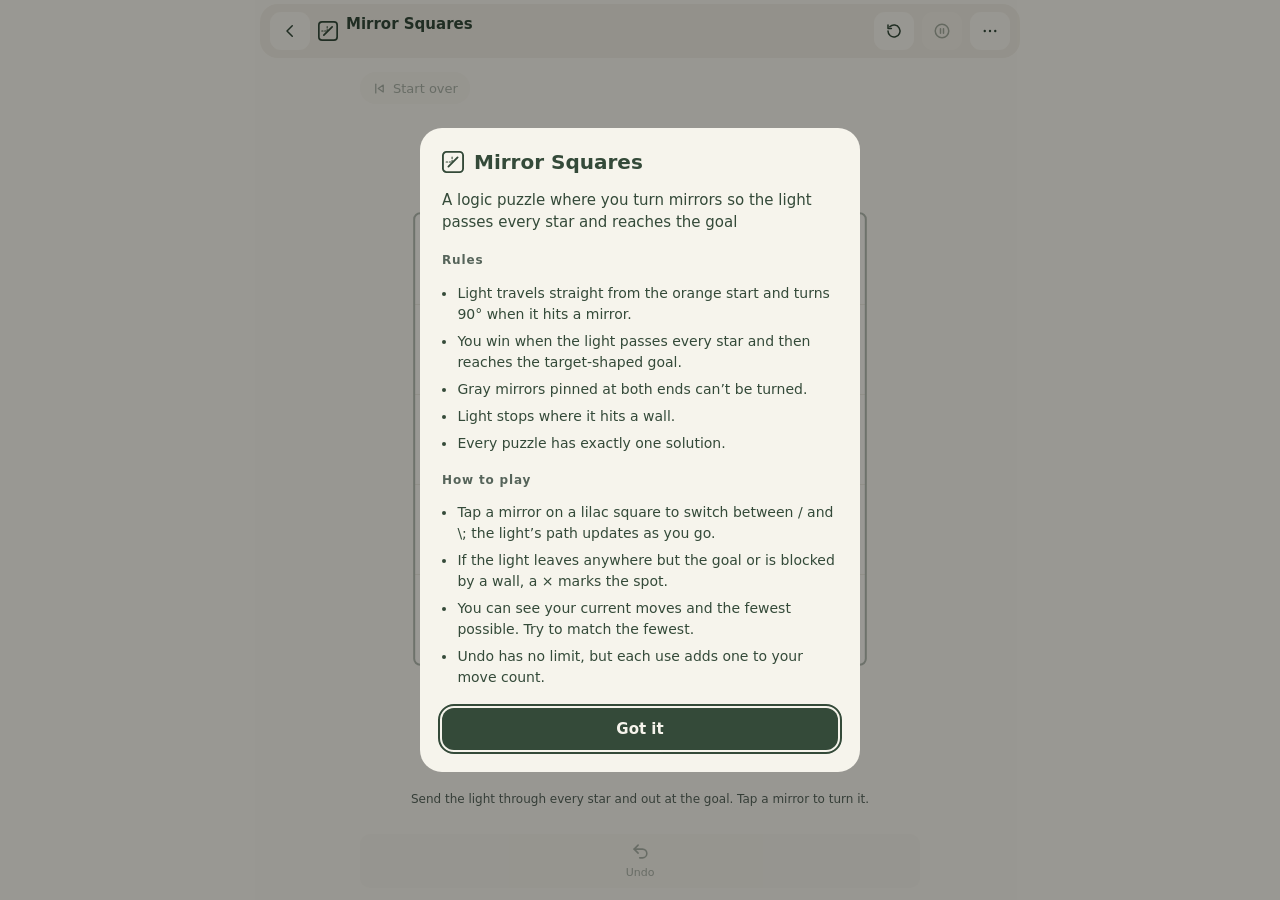
<file: docs/mirror.html>
<!doctype html>
<html lang="ko">
<head>
<meta charset="utf-8">
<meta name="viewport" content="width=device-width, initial-scale=1, viewport-fit=cover">
<meta name="description" content="거울 방향을 바꿔 빛이 모든 별을 지나 목적지로 나가게 하는 거울네모.">
<meta name="theme-color" content="#f6f4ec">
<link rel="icon" type="image/svg+xml" href="favicon.svg">
<link rel="icon" type="image/png" href="icon-192.png">
<link rel="apple-touch-icon" href="apple-touch-icon.png">
<link rel="stylesheet" href="assets/paper.css">
<style>
:root { --accent: var(--fill-mirror); }
.status { display: flex; gap: 14px; justify-content: center; flex-wrap: wrap; font-size: 14px; font-variant-numeric: tabular-nums; margin: 0; }
.status span + span::before { content: "·"; margin-right: 14px; color: var(--ink-soft); }
.status .ok { font-weight: 600; }
canvas.board { border-radius: 0; }
</style>
<title>Mirror Squares</title>
</head>
<body>
<div class="puzzle" id="app">
  <div class="stage">
    <div class="board-wrap empty" id="wrap"><canvas class="board" id="board" role="img" tabindex="0"></canvas></div>
    <div class="notice" id="notice" role="status" hidden></div>
    <p class="status" id="status" aria-live="polite"></p>
    <p class="guide" id="guide"></p>
  </div>
  <div class="controls">
    <div class="tools">
      <button class="tool" id="undo"><svg class="i" viewBox="0 0 24 24" aria-hidden="true"><path d="M9 14L4 9l5-5"/><path d="M4 9h10.5a5.5 5.5 0 0 1 0 11H11"/></svg><span></span></button>
    </div>
  </div>
</div>
<script src="assets/i18n.js"></script>
<script src="assets/common.js"></script>
<script src="assets/rules.js"></script>
<script src="assets/mirror-engine.js"></script>
<script>
(() => {
  // 앱 화면은 FieldSweeper/UI에 있다. 규칙은 FieldSweeper/Model/MirrorEngine.swift와 같다.
  const E = MirrorEngine, { t, store, stats, clock } = Nemo;
  const K = Nemo.kind('mirror');
  const $ = id => document.getElementById(id);
  const app = $('app'), wrap = $('wrap'), canvas = $('board');
  const restartBtn = document.createElement('button');
  restartBtn.id = 'restart';
  Nemo.placeStartOver(wrap, restartBtn);
  const bar = Nemo.topBar('mirror');
  app.prepend(bar);
  const q = sel => bar.querySelector(sel);
  let showTimer = store.get('showTimer', true);

  // orient: 회전 거울의 지금 방향, initial: 처음 방향(처음부터 다시용), history: 돌린 칸 순서
  // moves: 거울을 돌린 횟수. 되돌리기도 '같은 거울을 다시 돌리기'와 같아서 1회로 센다(스위치네모와 같다).
  // min: 처음 방향에서 정답과 다른 회전 거울 수 = 최소 조작 수
  const G = { puzzle: null, orient: {}, initial: {}, history: [], moves: 0, min: 0, status: 'empty', counted: false,
    timer: new Nemo.Timer(), isNewBest: false, trace: null };
  const level = () => E.LEVELS[(G.puzzle ? G.puzzle.level : 1) - 1];
  const size = () => (G.puzzle ? G.puzzle.size : 5);
  const subtitle = () => (G.puzzle ? `${t(level().name)} · ${size()}×${size()}` : '');
  const isRotatable = i => { const c = G.puzzle.cells[i]; return !!(c && c.mirror != null && !c.fixed); };

  // ── 시작·저장 ──
  function start(puzzle, saved) {
    G.puzzle = puzzle;
    G.initial = saved ? { ...saved.initial } : E.scramble(puzzle);
    G.orient = saved ? { ...saved.orient } : { ...G.initial };
    G.history = saved ? saved.history.slice() : [];
    G.counted = saved ? !!saved.counted : false;
    G.moves = saved ? saved.moves ?? saved.history.length : 0;
    G.min = E.minimumMoves(puzzle, G.initial);
    G.isNewBest = false;
    G.timer = new Nemo.Timer(saved ? saved.elapsed : 0);
    G.timer.start();
    G.status = 'playing';
    focus = null;
    G.trace = E.trace(G.puzzle, G.orient);
    render();
  }
  function restore(s) {
    const p = s && s.puzzle;
    if (!p || !(p.size >= 3) || p.cells?.length !== p.size * p.size || !p.start || !p.goal || !Array.isArray(p.stars)
      || !E.LEVELS[p.level - 1] || !s.orient || !s.initial || !Array.isArray(s.history)) return false;
    start(p, s);
    return true;
  }
  function save() {
    if (G.status !== 'playing') return;
    store.set('mirror.save', { puzzle: G.puzzle, initial: G.initial, orient: G.orient, history: G.history, moves: G.moves,
      lit: G.trace ? G.trace.lit : 0, elapsed: G.timer.seconds, counted: G.counted, savedAt: Date.now() });
  }

  // ── 입력 ──
  function turn(i) {
    if (G.status !== 'playing') return;
    if (!isRotatable(i)) {
      if (G.puzzle.cells[i] && G.puzzle.cells[i].mirror != null) notice(t('고정된 거울이에요'));
      return;
    }
    G.orient[i] = 1 - G.orient[i];
    G.history.push(i);
    G.moves++;
    if (!G.counted) { G.counted = true; stats.recordStart('mirror'); }
    after();
  }
  function undo() {
    if (G.status !== 'playing' || !G.history.length) return;
    const i = G.history.pop();
    G.orient[i] = 1 - G.orient[i];
    G.moves++;
    after();
  }
  function after() {
    G.trace = E.trace(G.puzzle, G.orient);
    if (G.trace.solved) win(); else save();
    render();
  }
  function win() {
    G.timer.pause();
    G.status = 'won';
    store.set('mirror.save', null);
    G.isNewBest = stats.recordWin('mirror', level().name, Math.round(G.timer.seconds));
    setTimeout(() => { if (G.status === 'won') showResult(); }, 500);
  }

  let noticeTimer = null;
  function notice(text) {
    $('notice').textContent = text;
    $('notice').hidden = false;
    clearTimeout(noticeTimer);
    noticeTimer = setTimeout(() => { $('notice').hidden = true; }, 1600);
  }

  // ── 그리기: 판 둘레에 시작점·목적지를 놓을 여백을 둔다 ──
  let geo = null, focus = null;
  function layout() {
    const side = Math.floor(Math.min(wrap.clientWidth, wrap.clientHeight, 560));
    const n = size(), cell = side / (n + 1.2), m = cell * 0.6;
    geo = { side, n, cell, m };
  }
  const center = i => ({ x: geo.m + ((i % geo.n) + 0.5) * geo.cell, y: geo.m + (Math.floor(i / geo.n) + 0.5) * geo.cell });
  function portPoint(port) {
    const { n, cell, m } = geo, mid = v => m + (v + 0.5) * cell, edge = m * 0.5;
    if (port.side === 0) return { x: mid(port.k), y: edge };
    if (port.side === 1) return { x: m + n * cell + edge, y: mid(port.k) };
    if (port.side === 2) return { x: mid(port.k), y: m + n * cell + edge };
    return { x: edge, y: mid(port.k) };
  }
  function starPath(ctx, x, y, r) {
    ctx.beginPath();
    for (let k = 0; k < 10; k++) {
      const a = -Math.PI / 2 + k * Math.PI / 5, rr = k % 2 ? r * 0.45 : r;
      ctx.lineTo(x + Math.cos(a) * rr, y + Math.sin(a) * rr);
    }
    ctx.closePath();
  }
  function draw() {
    layout();
    if (geo.side <= 0) return;
    const { side, n, cell, m } = geo, c = Nemo.cssColor;
    const ctx = Nemo.fitCanvas(canvas, side, side);
    ctx.clearRect(0, 0, side, side);
    const grid = n * cell;
    // 판
    Nemo.roundRect(ctx, m, m, grid, grid, 6);
    ctx.fillStyle = c('--cell'); ctx.fill();
    ctx.beginPath();
    for (let k = 1; k < n; k++) {
      const p = Math.round(m + k * cell) + 0.5;
      ctx.moveTo(p, m); ctx.lineTo(p, m + grid); ctx.moveTo(m, p); ctx.lineTo(m + grid, p);
    }
    ctx.strokeStyle = c('--thin'); ctx.lineWidth = 1; ctx.stroke();
    if (!G.puzzle) { Nemo.roundRect(ctx, m, m, grid, grid, 6); ctx.strokeStyle = c('--ink'); ctx.lineWidth = 2; ctx.stroke(); return; }

    const cells = G.puzzle.cells;
    // 칸 바탕: 돌릴 수 있는 거울, 고정 거울, 벽
    cells.forEach((cl, i) => {
      if (!cl) return;
      const x = m + (i % n) * cell, y = m + Math.floor(i / n) * cell;
      if (cl.wall) { Nemo.roundRect(ctx, x + 3, y + 3, cell - 6, cell - 6, cell * 0.14); ctx.fillStyle = c('--ink-soft'); ctx.fill(); return; }
      Nemo.roundRect(ctx, x + 2, y + 2, cell - 4, cell - 4, cell * 0.14);
      ctx.fillStyle = c(cl.fixed ? '--mr-fixed' : '--mr-tint'); ctx.fill();
    });

    // 빛
    const tr = G.trace, pts = [portPoint(G.puzzle.start), ...tr.path.map(center)];
    let endMark = null;
    if (tr.exit) {
      const e = portPoint(tr.exit);
      pts.push(e);
      if (!tr.solved && !(tr.exit.side === G.puzzle.goal.side && tr.exit.k === G.puzzle.goal.k)) endMark = e;
    } else if (tr.blocked != null) {
      const last = pts[pts.length - 1], w = center(tr.blocked);
      const stop = { x: (last.x + w.x) / 2, y: (last.y + w.y) / 2 };
      pts.push(stop);
      endMark = stop;
    }
    ctx.save();
    ctx.lineCap = 'round'; ctx.lineJoin = 'round';
    ctx.shadowColor = c('--mr-glow'); ctx.shadowBlur = cell * 0.35;
    ctx.strokeStyle = c('--mr-beam'); ctx.lineWidth = Math.max(3, cell * 0.1);
    ctx.beginPath(); pts.forEach((p, k) => (k ? ctx.lineTo(p.x, p.y) : ctx.moveTo(p.x, p.y))); ctx.stroke();
    ctx.restore();

    // 거울
    ctx.lineCap = 'round';
    cells.forEach((cl, i) => {
      if (!cl || cl.mirror == null) return;
      const o = cl.fixed ? cl.mirror : G.orient[i], { x, y } = center(i), h = cell * 0.32;
      const [x1, y1, x2, y2] = o === 0 ? [x - h, y + h, x + h, y - h] : [x - h, y - h, x + h, y + h];
      ctx.strokeStyle = c(cl.fixed ? '--ink-soft' : '--ink'); ctx.lineWidth = Math.max(3, cell * 0.09);
      ctx.beginPath(); ctx.moveTo(x1, y1); ctx.lineTo(x2, y2); ctx.stroke();
      if (cl.fixed) {
        // 고정 거울은 양 끝에 못
        ctx.fillStyle = c('--ink-soft');
        for (const [px, py] of [[x1, y1], [x2, y2]]) { ctx.beginPath(); ctx.arc(px, py, cell * 0.06, 0, Math.PI * 2); ctx.fill(); }
      }
    });

    // 별: 빛이 지나가면 채워진다
    const lit = new Set(tr.path);
    for (const s of G.puzzle.stars) {
      const { x, y } = center(s);
      starPath(ctx, x, y, cell * 0.24);
      if (lit.has(s)) { ctx.fillStyle = c('--mr-beam'); ctx.fill(); ctx.strokeStyle = c('--ink'); ctx.lineWidth = 1.2; ctx.stroke(); }
      else { ctx.strokeStyle = c('--ink-soft'); ctx.lineWidth = 1.6; ctx.stroke(); }
    }

    // 판 테두리
    Nemo.roundRect(ctx, m, m, grid, grid, 6);
    ctx.strokeStyle = c('--ink'); ctx.lineWidth = 2; ctx.stroke();

    // 시작점: 빛이 나오는 작은 등, 목적지: 과녁
    const s = portPoint(G.puzzle.start), r = m * 0.36;
    ctx.beginPath(); ctx.arc(s.x, s.y, r, 0, Math.PI * 2); ctx.fillStyle = c('--mr-beam'); ctx.fill();
    ctx.strokeStyle = c('--ink'); ctx.lineWidth = 1.5; ctx.stroke();
    const g = portPoint(G.puzzle.goal);
    ctx.beginPath(); ctx.arc(g.x, g.y, r, 0, Math.PI * 2); ctx.fillStyle = c(tr.solved ? '--mr-beam' : '--bg'); ctx.fill();
    ctx.strokeStyle = c('--ink'); ctx.lineWidth = 2; ctx.stroke();
    ctx.beginPath(); ctx.arc(g.x, g.y, r * 0.38, 0, Math.PI * 2); ctx.fillStyle = c('--ink'); ctx.fill();

    // 빛이 엉뚱한 곳으로 나가거나 벽에 막히면 그 자리에 ×
    if (endMark && G.status === 'playing') {
      const a = m * 0.22;
      ctx.strokeStyle = c('--wrong'); ctx.lineWidth = 2.5;
      ctx.beginPath(); ctx.moveTo(endMark.x - a, endMark.y - a); ctx.lineTo(endMark.x + a, endMark.y + a);
      ctx.moveTo(endMark.x + a, endMark.y - a); ctx.lineTo(endMark.x - a, endMark.y + a); ctx.stroke();
    }

    // 키보드로 고른 거울
    if (focus != null && document.activeElement === canvas) {
      const x = m + (focus % n) * cell, y = m + Math.floor(focus / n) * cell;
      Nemo.roundRect(ctx, x + 1, y + 1, cell - 2, cell - 2, cell * 0.16);
      ctx.strokeStyle = c('--ink'); ctx.lineWidth = 2.5; ctx.stroke();
    }
    canvas.setAttribute('aria-label', `${K.title} · ${t('별 {0}/{1}', tr.lit, G.puzzle.stars.length)}`);
  }

  function render() {
    const playing = G.status === 'playing';
    q('[data-sub]').textContent = subtitle();
    q('[data-pause]').disabled = !playing;
    wrap.classList.toggle('empty', G.status === 'empty');
    if (G.puzzle && G.trace) {
      const tr = G.trace;
      $('status').innerHTML = `<span>${t('별 {0}/{1}', tr.lit, G.puzzle.stars.length)}</span>`
        + `<span>${t('조작 {0}회', G.moves)}</span><span class="ok">${t('최소 {0}회', G.min)}</span>`
        + `<span class="${tr.solved ? 'ok' : ''}">${t(tr.solved ? '도착' : '도착 전')}</span>`;
    } else $('status').innerHTML = '';
    $('undo').disabled = !playing || !G.history.length;
    $('undo').querySelector('span').textContent = t('되돌리기');
    $('restart').disabled = !playing || !G.moves;
    tick();
    draw();
  }
  function tick() {
    const show = showTimer && G.status === 'playing';
    q('[data-timer]').hidden = !show;
    if (show) q('[data-time]').textContent = clock(Math.floor(G.timer.seconds));
  }
  setInterval(tick, 250);
  new ResizeObserver(draw).observe(wrap);
  Nemo.onTheme(draw);

  canvas.addEventListener('click', e => {
    if (!G.puzzle || !geo) return;
    const r = canvas.getBoundingClientRect();
    const col = Math.floor((e.clientX - r.left - geo.m) / geo.cell), row = Math.floor((e.clientY - r.top - geo.m) / geo.cell);
    if (col < 0 || row < 0 || col >= geo.n || row >= geo.n) return;
    focus = row * geo.n + col;
    turn(focus);
  });
  // 키보드: 방향키로 거울 사이를 옮겨 다니고, Enter·Space로 돌린다.
  canvas.addEventListener('keydown', e => {
    if (G.status !== 'playing') return;
    const mirrors = G.puzzle.cells.map((c, i) => (c && c.mirror != null ? i : -1)).filter(i => i >= 0);
    if (e.key === 'Enter' || e.key === ' ') { e.preventDefault(); if (focus != null) turn(focus); return; }
    const step = { ArrowRight: 1, ArrowDown: 1, ArrowLeft: -1, ArrowUp: -1 }[e.key];
    if (!step) return;
    e.preventDefault();
    const k = mirrors.indexOf(focus);
    focus = mirrors[(k < 0 ? 0 : k + step + mirrors.length) % mirrors.length];
    draw();
  });
  canvas.addEventListener('focus', draw);
  canvas.addEventListener('blur', draw);
  document.addEventListener('keydown', e => {
    if (G.status === 'playing' && !Nemo.isOpen() && (e.metaKey || e.ctrlKey) && e.key.toLowerCase() === 'z') { e.preventDefault(); undo(); }
  });

  // ── 겹쳐 보이는 창 ──
  const time = () => (showTimer ? clock(Math.round(G.timer.seconds)) : null);
  function showLevels() {
    G.timer.pause();
    const best = stats.load('mirror').bestByDifficulty;
    Nemo.levelPicker({
      items: E.LEVELS.map(l => ({ id: l.id, name: t(l.name), best: best[l.name],
        detail: t('{0}×{1} · 거울 {2}~{3}개', l.size, l.size, l.mirrors[0], l.mirrors[1]) })),
      current: store.get('mirror.lastLevel', 1), canCancel: G.status !== 'empty',
      onPick: newPuzzle,
      onCancel: () => { if (G.status === 'empty') location.href = './'; else G.timer.start(); },
    });
  }
  function newPuzzle(id) {
    store.set('mirror.lastLevel', id);
    G.timer.pause();
    // 미리 만들어 둔 판이 있으면 '만들고 있어요' 없이 바로 시작한다(Nemo.stock)
    const ready = Nemo.stock.take('mirror', id);
    if (!ready) Nemo.working(t('{0} 퍼즐을 만들고 있어요', t(E.LEVELS[id - 1].name)), 'mirror', E.LEVELS[id - 1].name);
    setTimeout(() => {
      let puzzle = ready;
      if (!puzzle) try { puzzle = E.generate(id); } catch (err) {
        // 판을 끝내 못 만들었다(아주 드물다): 다시 만들기 카드
        Nemo.close(); Nemo.failedPuzzle({ onRetry: () => newPuzzle(id), onOther: showLevels }); return;
      }
      store.set('mirror.save', null);
      Nemo.close();
      start(puzzle);
      save();
      Nemo.stock.refill('mirror', id);
    }, ready ? 0 : 40);
  }
  function pause() {
    if (G.status !== 'playing' || Nemo.isOpen()) return;
    G.timer.pause();
    save();
    Nemo.pauseCover({ subtitle: subtitle(), time: time(), onResume: () => G.timer.start() });
  }
  function askRestart() {
    G.timer.pause();
    Nemo.confirmBox({ title: t('처음부터 다시 풀까요?'), message: t('같은 문제를 처음 상태로 되돌려요.'), ok: t('다시 풀기'),
      onOk: () => { start(G.puzzle, { initial: G.initial, orient: G.initial, history: [], moves: 0, elapsed: G.timer.seconds, counted: G.counted }); save(); },
      onCancel: () => G.timer.start() });
  }
  function showResult() {
    Nemo.result({ title: t('{0} 완성', K.title), subtitle: subtitle(), time: time(), isNewBest: G.isNewBest,
      note: G.moves <= G.min ? `${t('최소 조작으로 풀었어요')} · ${t('조작 {0}회', G.moves)}` : t('조작 {0}회 · 최소 {1}회', G.moves, G.min),
      onClose: () => {}, onOther: showLevels, onAgain: () => newPuzzle(G.puzzle.level) });
  }

  $('undo').onclick = undo;
  $('restart').onclick = askRestart;
  q('[data-pause]').onclick = pause;
  q('[data-back]').addEventListener('click', save);
  Nemo.newButton(bar, { level: () => (G.puzzle ? G.puzzle.level : null), touched: () => G.status === 'playing' && G.counted,
    start: newPuzzle, pick: showLevels, timer: () => G.timer });
  Nemo.menu(q('[data-more]'), q('[data-menu]'), () => [
    { section: t('새 퍼즐') },
    ...E.LEVELS.map(l => ({ label: `${t(l.name)} · ${l.size}×${l.size}`, onClick: () => newPuzzle(l.id) })),
    { sep: true },
    { sep: true },
    { label: t('규칙 보기'), icon: 'help', onClick: showRules },
  ]);
  document.addEventListener('visibilitychange', () => { if (document.hidden) pause(); });
  window.addEventListener('pagehide', save);

  document.title = `${K.title} · ${t('네모 안에 네모')}`;
  $('restart').querySelector('span').textContent = t('처음부터 다시');
  $('guide').textContent = t('빛이 모든 별을 지나 목적지로 나가게 해 주세요. 거울을 누르면 방향이 바뀌어요.');
  // 규칙을 보는 동안은 시간을 멈춘다.
  function showRules() {
    const running = G.timer.running;
    G.timer.pause();
    NemoRules.show('mirror', () => { if (running) G.timer.start(); });
  }
  // 처음 들어온 게임이면 규칙부터 한 번 보여준다.
  render();
  NemoRules.showOnce('mirror', () => { if (!restore(store.get('mirror.save', null))) { render(); showLevels(); } });
})();
</script>
</body>
</html>
</file>
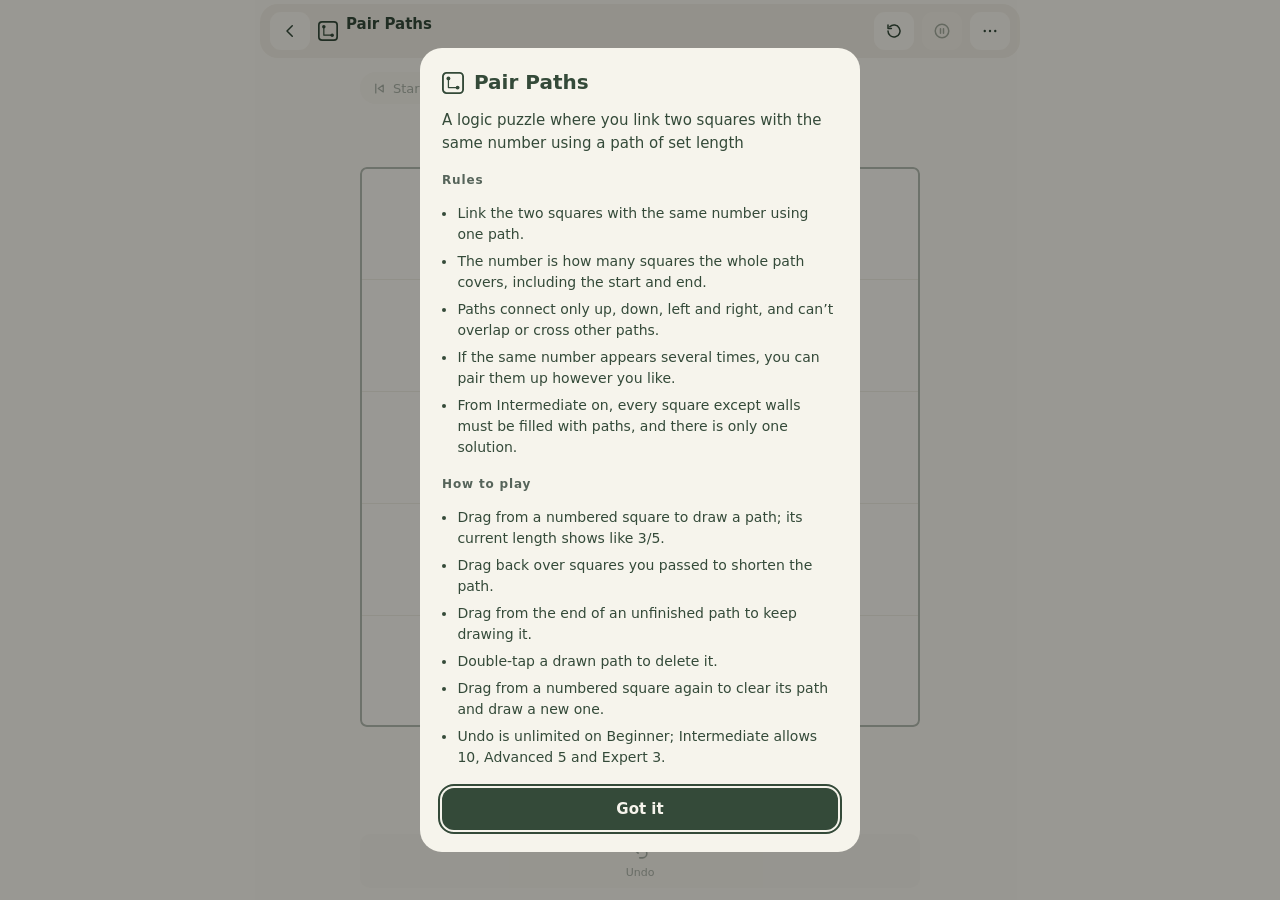
<file: docs/pair.html>
<!doctype html>
<html lang="ko">
<head>
<meta charset="utf-8">
<meta name="viewport" content="width=device-width, initial-scale=1, viewport-fit=cover">
<meta name="description" content="같은 숫자 두 칸을 숫자만큼의 칸으로 잇는 짝네모.">
<meta name="theme-color" content="#f6f4ec">
<link rel="icon" type="image/svg+xml" href="favicon.svg">
<link rel="icon" type="image/png" href="icon-192.png">
<link rel="apple-touch-icon" href="apple-touch-icon.png">
<link rel="stylesheet" href="assets/paper.css">
<style>
:root { --accent: var(--fill-pair); }
.status { display: flex; gap: 14px; justify-content: center; flex-wrap: wrap; font-size: 14px; font-variant-numeric: tabular-nums; margin: 0; }
.status span + span::before { content: "·"; margin-right: 14px; color: var(--ink-soft); }
</style>
<title>Pair Paths</title>
</head>
<body>
<div class="puzzle" id="app">
  <div class="stage">
    <div class="board-wrap empty" id="wrap"><canvas class="board" id="board" role="img"></canvas></div>
    <p class="status" id="status" aria-live="polite"></p>
    <p class="guide" id="guide"></p>
  </div>
  <div class="controls">
    <div class="tools">
      <button class="tool" id="undo"><svg class="i" viewBox="0 0 24 24" aria-hidden="true"><path d="M9 14L4 9l5-5"/><path d="M4 9h10.5a5.5 5.5 0 0 1 0 11H11"/></svg><span></span></button>
    </div>
  </div>
</div>
<script src="assets/i18n.js"></script>
<script src="assets/common.js"></script>
<script src="assets/rules.js"></script>
<script src="assets/pair-engine.js"></script>
<script>
(() => {
  // 앱 화면은 FieldSweeper/UI에 있다. 규칙은 FieldSweeper/Model/PairEngine.swift와 같다.
  const E = PairEngine, { t, store, stats, clock } = Nemo;
  const K = Nemo.kind('pair');
  const $ = id => document.getElementById(id);
  const app = $('app'), wrap = $('wrap'), canvas = $('board');
  const clearBtn = document.createElement('button');
  clearBtn.id = 'clear';
  Nemo.placeStartOver(wrap, clearBtn);
  const bar = Nemo.topBar('pair');
  app.prepend(bar);
  const q = sel => bar.querySelector(sel);
  let showTimer = store.get('showTimer', true);

  // paths: 그린 길들. 각 길은 숫자 칸에서 시작하는 칸 배열이고, 짝 숫자에 닿기 전이면 끝이 빈칸이다(이어서 그릴 수 있다).
  // history: 바꾸기 전 paths를 통째로 담는다. 되돌리기 횟수는 난이도별 표(UndoLimit)를 따른다.
  const G = { puzzle: null, paths: [], history: [], status: 'empty', counted: false, undosUsed: 0, timer: new Nemo.Timer(), isNewBest: false };
  const level = () => E.LEVELS[(G.puzzle ? G.puzzle.level : 1) - 1];
  const size = () => (G.puzzle ? G.puzzle.size : 5);
  const subtitle = () => (G.puzzle ? `${t(level().name)} · ${size()}×${size()}` : '');
  const undosLeft = () => (G.puzzle ? Math.max(0, Nemo.undoLimit(level().name) - G.undosUsed) : Infinity);
  const clueAt = i => (G.puzzle ? G.puzzle.clues[i] : undefined);
  const isWall = i => G.puzzle.walls.includes(i);
  const totalPairs = () => Object.keys(G.puzzle.clues).length / 2;
  const isComplete = p => p.length >= 2 && clueAt(p[p.length - 1]) === clueAt(p[0]) && p.length === clueAt(p[0]);

  // ── 시작·저장 ──
  function start(puzzle, saved) {
    G.puzzle = puzzle;
    G.paths = saved ? saved.paths.map(p => p.slice()) : [];
    G.history = [];
    G.counted = saved ? !!saved.counted : false;
    G.undosUsed = saved ? saved.undosUsed || 0 : 0;
    G.isNewBest = false;
    G.timer = new Nemo.Timer(saved ? saved.elapsed : 0);
    G.timer.start();
    G.status = 'playing';
    drawing = null;
    render();
  }
  function restore(s) {
    const p = s && s.puzzle;
    if (!p || !(p.size >= 3) || !p.clues || !Array.isArray(p.walls) || !E.LEVELS[p.level - 1] || !Array.isArray(s.paths)
      || !s.paths.every(path => Array.isArray(path) && path.every(c => Number.isInteger(c) && c >= 0 && c < p.size * p.size))) return false;
    start(p, s);
    return true;
  }
  function save() {
    if (G.status !== 'playing') return;
    store.set('pair.save', { puzzle: G.puzzle, paths: G.paths, undosUsed: G.undosUsed, complete: G.paths.filter(isComplete).length,
      total: totalPairs(), elapsed: G.timer.seconds, counted: G.counted, savedAt: Date.now() });
  }

  // ── 바꾸기 ──
  function commit(next) {
    if (JSON.stringify(next) === JSON.stringify(G.paths)) return;
    G.history.push(G.paths);
    G.paths = next;
    if (!G.counted) { G.counted = true; stats.recordStart('pair'); }
    if (E.check(G.puzzle, G.paths).solved) win(); else save();
    render();
  }
  function undo() {
    if (G.status !== 'playing' || !G.history.length || !undosLeft()) return;
    G.paths = G.history.pop();
    G.undosUsed++;
    render(); save();
  }
  function win() {
    G.timer.pause();
    G.status = 'won';
    store.set('pair.save', null);
    G.isNewBest = stats.recordWin('pair', level().name, Math.round(G.timer.seconds));
    setTimeout(() => { if (G.status === 'won') showResult(); }, 450);
  }

  // ── 그리기 ──
  // drawing: 지금 손가락으로 그리는 길 { cells, target(숫자), done(짝에 닿음), others(이 길을 뺀 나머지 길들) }
  let drawing = null, geo = null;
  const colorOf = L => Nemo.cssColor('--pp' + (((L - 3) % 10 + 10) % 10 + 1));
  function draw() {
    const side = Math.floor(Math.min(wrap.clientWidth, wrap.clientHeight, 560));
    if (side <= 0) return;
    const n = size(), cell = side / n;
    geo = { side, n, cell };
    const ctx = Nemo.fitCanvas(canvas, side, side), c = Nemo.cssColor;
    ctx.clearRect(0, 0, side, side);
    ctx.save();
    Nemo.roundRect(ctx, 0, 0, side, side, 6);
    ctx.clip();
    ctx.fillStyle = c('--cell'); ctx.fillRect(0, 0, side, side);
    ctx.beginPath();
    for (let k = 1; k < n; k++) {
      const p = Math.round(k * cell) + 0.5;
      ctx.moveTo(p, 0); ctx.lineTo(p, side); ctx.moveTo(0, p); ctx.lineTo(side, p);
    }
    ctx.strokeStyle = c('--thin'); ctx.lineWidth = 1; ctx.stroke();
    if (G.puzzle) {
      const ctr = i => ({ x: ((i % n) + 0.5) * cell, y: (Math.floor(i / n) + 0.5) * cell });
      for (const w of G.puzzle.walls) {
        Nemo.roundRect(ctx, (w % n) * cell + 3, Math.floor(w / n) * cell + 3, cell - 6, cell - 6, cell * 0.14);
        ctx.fillStyle = c('--ink-soft'); ctx.fill();
      }
      const all = drawing ? drawing.others.concat([drawing.cells]) : G.paths;
      // 길: 칸을 옅게 칠하고 가운데를 굵은 선으로 잇는다
      for (const p of all) {
        const col = colorOf(clueAt(p[0]));
        ctx.globalAlpha = isComplete(p) ? 0.26 : 0.14;
        ctx.fillStyle = col;
        for (const i of p) ctx.fillRect((i % n) * cell + 1, Math.floor(i / n) * cell + 1, cell - 2, cell - 2);
        ctx.globalAlpha = 1;
        if (p.length > 1) {
          ctx.lineCap = 'round'; ctx.lineJoin = 'round';
          if (armed && armed.key === p[0] + ':' + p[p.length - 1]) {
            ctx.strokeStyle = c('--ink'); ctx.lineWidth = Math.max(4, cell * 0.2) + 6;
            ctx.beginPath(); p.forEach((i, k) => { const o = ctr(i); k ? ctx.lineTo(o.x, o.y) : ctx.moveTo(o.x, o.y); }); ctx.stroke();
          }
          ctx.strokeStyle = col; ctx.lineWidth = Math.max(4, cell * 0.2);
          ctx.beginPath(); p.forEach((i, k) => { const o = ctr(i); k ? ctx.lineTo(o.x, o.y) : ctx.moveTo(o.x, o.y); }); ctx.stroke();
        }
      }
      // 숫자: 이어지면 길 색으로 채운다
      const done = new Set();
      for (const p of all) if (isComplete(p)) { done.add(p[0]); done.add(p[p.length - 1]); }
      ctx.textAlign = 'center'; ctx.textBaseline = 'middle';
      for (const k in G.puzzle.clues) {
        const i = +k, L = G.puzzle.clues[k], o = ctr(i), r = cell * 0.34;
        ctx.beginPath(); ctx.arc(o.x, o.y, r, 0, Math.PI * 2);
        if (done.has(i)) { ctx.fillStyle = colorOf(L); ctx.fill(); }
        else { ctx.fillStyle = c('--cell'); ctx.fill(); ctx.strokeStyle = colorOf(L); ctx.lineWidth = 2.5; ctx.stroke(); }
        ctx.fillStyle = done.has(i) ? c('--bg') : c('--ink');
        ctx.font = `700 ${cell * 0.4}px system-ui, -apple-system, sans-serif`;
        ctx.fillText(L, o.x, o.y + cell * 0.02);
      }
      // 그리는 중인 길의 길이 "3/5"
      if (drawing && drawing.cells.length > 1) {
        const tip = ctr(drawing.cells[drawing.cells.length - 1]), label = `${drawing.cells.length}/${drawing.target}`;
        ctx.font = `700 ${Math.max(12, cell * 0.3)}px system-ui, -apple-system, sans-serif`;
        const w = ctx.measureText(label).width + 12, h = Math.max(20, cell * 0.42);
        let x = tip.x + cell * 0.35, y = tip.y - cell * 0.55;
        x = Math.min(Math.max(x, w / 2 + 2), side - w / 2 - 2); y = Math.max(y, h / 2 + 2);
        Nemo.roundRect(ctx, x - w / 2, y - h / 2, w, h, h / 2);
        ctx.fillStyle = c('--ink'); ctx.fill();
        ctx.fillStyle = c('--bg'); ctx.fillText(label, x, y + 1);
      }
    }
    ctx.restore();
    Nemo.roundRect(ctx, 1, 1, side - 2, side - 2, 6);
    ctx.strokeStyle = c('--ink'); ctx.lineWidth = 2; ctx.stroke();
    if (G.puzzle) canvas.setAttribute('aria-label', `${K.title} · ${t('연결 {0}/{1}', G.paths.filter(isComplete).length, totalPairs())}`);
  }

  function render() {
    const playing = G.status === 'playing';
    q('[data-sub]').textContent = subtitle();
    q('[data-pause]').disabled = !playing;
    wrap.classList.toggle('empty', G.status === 'empty');
    if (G.puzzle) {
      const parts = [t('연결 {0}/{1}', G.paths.filter(isComplete).length, totalPairs())];
      if (G.puzzle.fullCover) {
        const used = G.paths.reduce((a, p) => a + p.length, 0);
        parts.push(t('빈칸 {0}', size() * size() - G.puzzle.walls.length - used));
      }
      $('status').innerHTML = parts.map(p => `<span>${p}</span>`).join('');
      $('guide').textContent = t(G.puzzle.fullCover ? '같은 숫자끼리 숫자만큼의 칸으로 이어 주세요. 모든 칸을 채워야 해요.' : '같은 숫자끼리 숫자만큼의 칸으로 이어 주세요. 길은 겹칠 수 없어요.');
    }
    $('undo').disabled = !playing || !G.history.length || !undosLeft();
    $('undo').querySelector('span').textContent = Nemo.undoLabel(undosLeft());
    $('clear').disabled = !playing || !G.paths.length;
    tick();
    draw();
  }
  function tick() {
    const show = showTimer && G.status === 'playing';
    q('[data-timer]').hidden = !show;
    if (show) q('[data-time]').textContent = clock(Math.floor(G.timer.seconds));
  }
  setInterval(tick, 250);
  new ResizeObserver(draw).observe(wrap);
  Nemo.onTheme(draw);

  // ── 손가락으로 길 그리기 ──
  const cellAt = (e, clamp) => {
    const r = canvas.getBoundingClientRect(), n = geo.n;
    let col = Math.floor((e.clientX - r.left) / geo.cell), row = Math.floor((e.clientY - r.top) / geo.cell);
    if (clamp) { col = Math.min(Math.max(col, 0), n - 1); row = Math.min(Math.max(row, 0), n - 1); }
    return col >= 0 && row >= 0 && col < n && row < n ? row * n + col : null;
  };
  let pointer = null, tapPath = null, moved = false;
  // 길은 빠르게 두 번 눌러야 지워진다(시카쿠와 같다). 첫 번째 탭은 테두리를 굵게 해서 '한 번 더 누르면 지워진다'를 보여준다.
  const DOUBLE_TAP = 350;
  let armed = null;
  function tapOn(path) {
    const key = path[0] + ':' + path[path.length - 1];
    if (armed && armed.key === key && Date.now() - armed.at < DOUBLE_TAP) {
      armed = null;
      commit(G.paths.filter(p => p !== path));
      return;
    }
    const mark = { key, at: Date.now() };
    armed = mark;
    setTimeout(() => { if (armed === mark) { armed = null; draw(); } }, DOUBLE_TAP);
  }
  canvas.addEventListener('pointerdown', e => {
    if (G.status !== 'playing' || !geo || (e.pointerType === 'mouse' && e.button !== 0)) return;
    const i = cellAt(e);
    if (i == null || isWall(i)) return;
    canvas.setPointerCapture(e.pointerId);
    pointer = e.pointerId; moved = false; tapPath = null;
    const owner = G.paths.findIndex(p => p.includes(i));
    if (clueAt(i) != null) {
      // 숫자에서 시작: 그 숫자에 붙은 길은 지우고 새로 그린다
      drawing = { cells: [i], target: clueAt(i), done: false, others: G.paths.filter(p => !p.includes(i)) };
    } else if (owner >= 0 && !isComplete(G.paths[owner]) && G.paths[owner][G.paths[owner].length - 1] === i) {
      // 덜 그린 길의 끝에서 시작: 이어서 그린다
      const p = G.paths[owner];
      drawing = { cells: p.slice(), target: clueAt(p[0]), done: false, others: G.paths.filter((_, k) => k !== owner) };
    } else if (owner >= 0) {
      tapPath = owner;
    }
    draw();
  });
  canvas.addEventListener('pointermove', e => {
    if (e.pointerId !== pointer || !drawing) return;
    const goal = cellAt(e, true);
    if (goal == null) return;
    const n = geo.n;
    // 빠르게 그어도 칸을 건너뛰지 않게 한 칸씩 따라간다
    for (let guard = 0; guard < 2 * n; guard++) {
      const cur = drawing.cells[drawing.cells.length - 1];
      if (cur === goal) break;
      const dr = Math.floor(goal / n) - Math.floor(cur / n), dc = (goal % n) - (cur % n);
      const next = Math.abs(dr) >= Math.abs(dc) ? cur + Math.sign(dr) * n : cur + Math.sign(dc);
      if (!stepTo(next)) break;
    }
    moved = true;
    draw();
  });
  function stepTo(j) {
    const cells = drawing.cells, len = cells.length;
    if (len >= 2 && j === cells[len - 2]) { cells.pop(); drawing.done = false; return true; }  // 한 칸 되돌아가기
    const at = cells.indexOf(j);
    if (at >= 0) { cells.length = at + 1; drawing.done = false; return true; }               // 지나온 칸으로 돌아가기
    if (drawing.done || isWall(j) || drawing.others.some(p => p.includes(j))) return false;
    const L = clueAt(j);
    if (L != null) {
      if (L === drawing.target && j !== cells[0] && len + 1 === drawing.target) { cells.push(j); drawing.done = true; return true; }
      return false;
    }
    if (len + 1 > drawing.target - 1) return false;  // 마지막 한 칸은 짝 숫자 자리
    cells.push(j);
    return true;
  }
  const finish = e => {
    if (e.pointerId !== pointer) return;
    pointer = null;
    if (drawing) {
      const d = drawing;
      drawing = null;
      // 숫자만 눌렀다 떼면 그 숫자의 길을 지운 것으로 친다
      if (d.cells.length > 1) commit(d.others.concat([d.cells]));
      else {
        // 숫자를 끌지 않고 누르기만 했다: 그 숫자에 붙은 길이 있으면 길을 누른 것과 같다.
        const own = G.paths.find(p => p.includes(d.cells[0]));
        if (own) tapOn(own);
      }
    } else if (tapPath != null && !moved) {
      tapOn(G.paths[tapPath]);
    }
    tapPath = null;
    draw();
  };
  canvas.addEventListener('pointerup', finish);
  canvas.addEventListener('pointercancel', e => { if (e.pointerId === pointer) { pointer = null; drawing = null; draw(); } });
  document.addEventListener('keydown', e => {
    if (G.status === 'playing' && !Nemo.isOpen() && (e.metaKey || e.ctrlKey) && e.key.toLowerCase() === 'z') { e.preventDefault(); undo(); }
  });

  // ── 겹쳐 보이는 창 ──
  const time = () => (showTimer ? clock(Math.round(G.timer.seconds)) : null);
  function showLevels() {
    G.timer.pause();
    const best = stats.load('pair').bestByDifficulty;
    Nemo.levelPicker({
      items: E.LEVELS.map(l => ({ id: l.id, name: t(l.name), best: best[l.name],
        detail: t(l.fullCover ? '{0}×{1} · 모든 칸 채우기' : '{0}×{1} · 빈칸 허용', l.size, l.size) })),
      current: store.get('pair.lastLevel', 1), canCancel: G.status !== 'empty',
      onPick: newPuzzle,
      onCancel: () => { if (G.status === 'empty') location.href = './'; else G.timer.start(); },
    });
  }
  function newPuzzle(id) {
    store.set('pair.lastLevel', id);
    G.timer.pause();
    // 미리 만들어 둔 판이 있으면 '만들고 있어요' 없이 바로 시작한다(Nemo.stock)
    const ready = Nemo.stock.take('pair', id);
    if (!ready) Nemo.working(t('{0} 퍼즐을 만들고 있어요', t(E.LEVELS[id - 1].name)), 'pair', E.LEVELS[id - 1].name);
    setTimeout(() => {
      let puzzle = ready;
      if (!puzzle) try { puzzle = E.generate(id); } catch (err) {
        // 판을 끝내 못 만들었다(아주 드물다): 다시 만들기 카드
        Nemo.close(); Nemo.failedPuzzle({ onRetry: () => newPuzzle(id), onOther: showLevels }); return;
      }
      store.set('pair.save', null);
      Nemo.close();
      start(puzzle);
      save();
      Nemo.stock.refill('pair', id);
    }, ready ? 0 : 40);
  }
  function pause() {
    if (G.status !== 'playing' || Nemo.isOpen()) return;
    G.timer.pause();
    save();
    Nemo.pauseCover({ subtitle: subtitle(), time: time(), onResume: () => G.timer.start() });
  }
  function showResult() {
    Nemo.result({ title: t('{0} 완성', K.title), subtitle: subtitle(), time: time(), isNewBest: G.isNewBest,
      onClose: () => {}, onOther: showLevels, onAgain: () => newPuzzle(G.puzzle.level) });
  }

  $('undo').onclick = undo;
  $('clear').onclick = () => {
    G.timer.pause();
    Nemo.confirmBox({ title: t('처음부터 다시 풀까요?'), message: t('되돌리기로 다시 살릴 수 있어요.'), ok: t('다시 풀기'),
      onOk: () => { commit([]); G.timer.start(); }, onCancel: () => G.timer.start() });
  };
  q('[data-pause]').onclick = pause;
  q('[data-back]').addEventListener('click', save);
  Nemo.newButton(bar, { level: () => (G.puzzle ? G.puzzle.level : null), touched: () => G.status === 'playing' && G.counted,
    start: newPuzzle, pick: showLevels, timer: () => G.timer });
  Nemo.menu(q('[data-more]'), q('[data-menu]'), () => [
    { section: t('새 퍼즐') },
    ...E.LEVELS.map(l => ({ label: `${t(l.name)} · ${l.size}×${l.size}`, onClick: () => newPuzzle(l.id) })),
    { sep: true },
    { sep: true },
    { label: t('규칙 보기'), icon: 'help', onClick: showRules },
  ]);
  document.addEventListener('visibilitychange', () => { if (document.hidden) pause(); });
  window.addEventListener('pagehide', save);

  document.title = `${K.title} · ${t('네모 안에 네모')}`;
  
  // 규칙을 보는 동안은 시간을 멈춘다.
  function showRules() {
    const running = G.timer.running;
    G.timer.pause();
    NemoRules.show('pair', () => { if (running) G.timer.start(); });
  }
  // 처음 들어온 게임이면 규칙부터 한 번 보여준다.
  render();
  NemoRules.showOnce('pair', () => { if (!restore(store.get('pair.save', null))) { render(); showLevels(); } });
})();
</script>
</body>
</html>
</file>
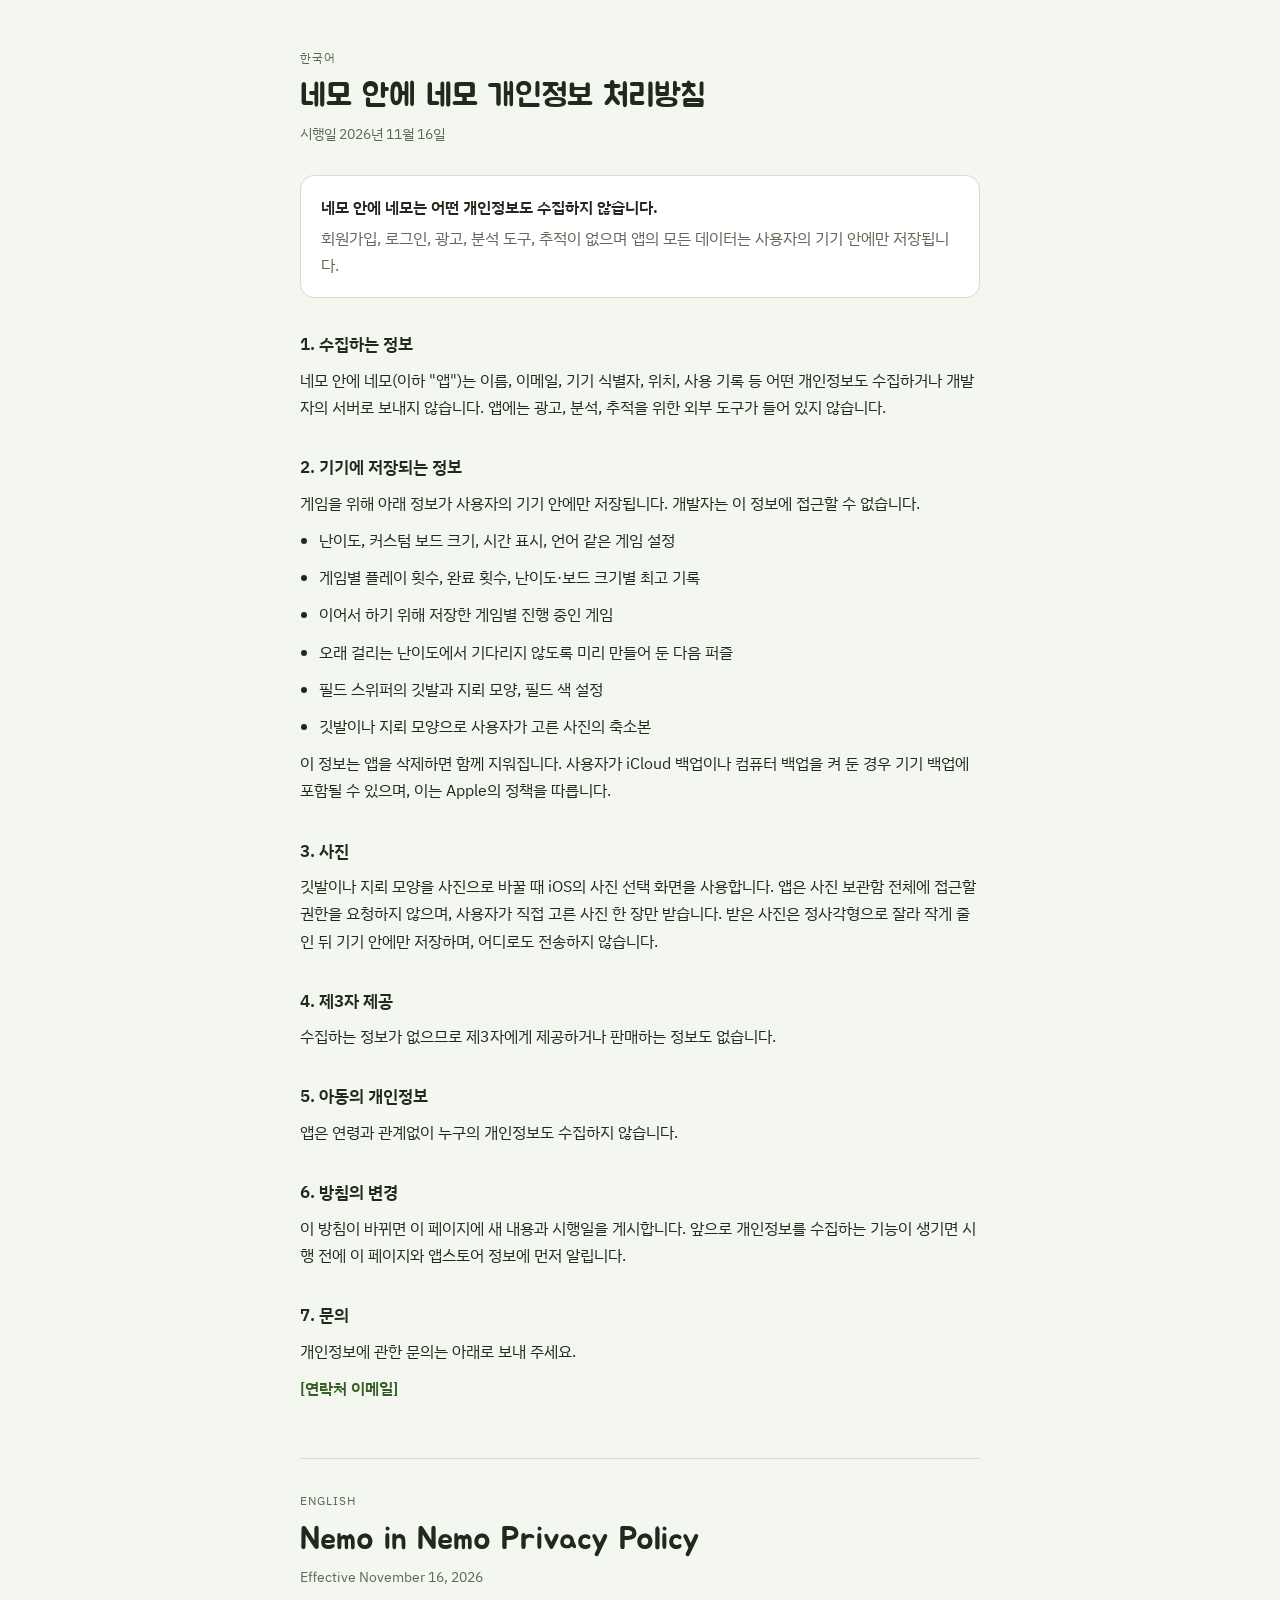
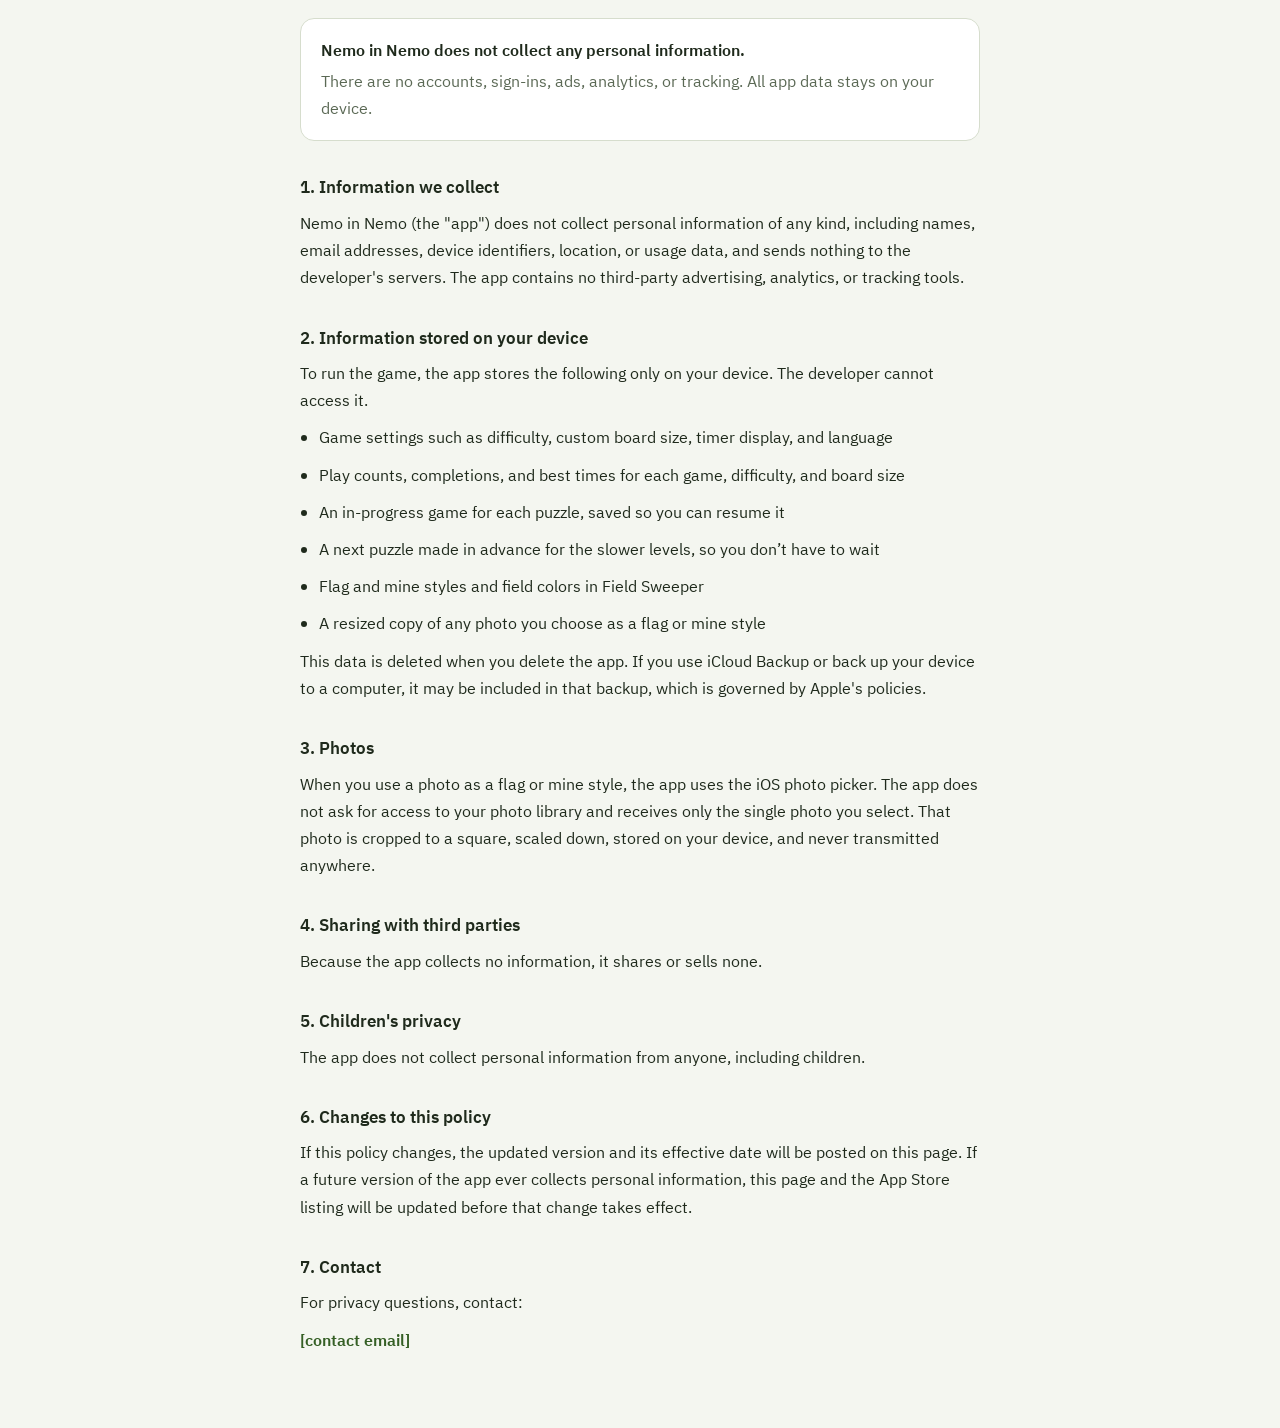
<file: docs/privacy.html>
<!doctype html>
<html lang="ko">
<head>
<meta charset="utf-8">
<meta name="viewport" content="width=device-width, initial-scale=1, viewport-fit=cover">
<link rel="icon" type="image/svg+xml" href="favicon.svg">
<link rel="icon" type="image/png" href="icon-192.png">
<link rel="apple-touch-icon" href="apple-touch-icon.png">
<title>네모 안에 네모 개인정보 처리방침</title>
<link rel="stylesheet" href="https://fonts.googleapis.com/css2?family=IBM+Plex+Sans+KR:wght@400;600&family=Jua&display=swap">
<style>
/* Layout: single readable column, Korean first then English, a summary box up top */
:root {
  --bg: #f4f6f0; --panel: #ffffff; --ink: #1f2a1c; --ink-soft: #5b6955; --line: #d6ddcd; --moss: #355f25;
  --f-display: "Jua", "Apple SD Gothic Neo", system-ui, sans-serif;
  --f-body: "IBM Plex Sans KR", "Apple SD Gothic Neo", system-ui, sans-serif;
}
@media (prefers-color-scheme: dark) { :root:not([data-theme="light"]) {
  --bg: #10150e; --panel: #182016; --ink: #e4ead9; --ink-soft: #9aa78f; --line: #2b3527; --moss: #9cd17c; color-scheme: dark;
} }
:root[data-theme="dark"] {
  --bg: #10150e; --panel: #182016; --ink: #e4ead9; --ink-soft: #9aa78f; --line: #2b3527; --moss: #9cd17c; color-scheme: dark;
}
body { background: var(--bg); color: var(--ink); font-family: var(--f-body); font-size: 16px; line-height: 1.7; }
main { max-width: 680px; margin: 0 auto; padding-block: 48px 64px;
  padding-left: max(16px, env(safe-area-inset-left, 0px)); padding-right: max(16px, env(safe-area-inset-right, 0px)); }
h1 { font-family: var(--f-display); font-weight: 400; font-size: 2rem; line-height: 1.25; margin: 0 0 6px; text-wrap: balance; }
h2 { font-size: 1.05rem; font-weight: 600; margin: 32px 0 8px; }
p, li { margin: 0 0 10px; }
ul { padding-left: 1.2em; margin: 0 0 10px; }
.meta { color: var(--ink-soft); font-size: .9rem; margin-bottom: 28px; }
.summary { background: var(--panel); border: 1px solid var(--line); border-radius: 14px; padding: 18px 20px; }
.summary p { margin: 0; font-weight: 600; }
.summary p + p { margin-top: 4px; font-weight: 400; color: var(--ink-soft); }
.lang { margin-top: 56px; padding-top: 32px; border-top: 1px solid var(--line); }
.label { font-size: .75rem; letter-spacing: .08em; color: var(--ink-soft); margin: 0 0 8px; }
.contact { font-weight: 600; color: var(--moss); }
</style>
<style>body{margin:0}</style>
</head>
<body>
<main>
  <p class="label">한국어</p>
  <h1>네모 안에 네모 개인정보 처리방침</h1>
  <p class="meta">시행일 2026년 11월 16일</p>

  <div class="summary">
    <p>네모 안에 네모는 어떤 개인정보도 수집하지 않습니다.</p>
    <p>회원가입, 로그인, 광고, 분석 도구, 추적이 없으며 앱의 모든 데이터는 사용자의 기기 안에만 저장됩니다.</p>
  </div>

  <h2>1. 수집하는 정보</h2>
  <p>네모 안에 네모(이하 "앱")는 이름, 이메일, 기기 식별자, 위치, 사용 기록 등 어떤 개인정보도 수집하거나 개발자의 서버로 보내지 않습니다. 앱에는 광고, 분석, 추적을 위한 외부 도구가 들어 있지 않습니다.</p>

  <h2>2. 기기에 저장되는 정보</h2>
  <p>게임을 위해 아래 정보가 사용자의 기기 안에만 저장됩니다. 개발자는 이 정보에 접근할 수 없습니다.</p>
  <ul>
    <li>난이도, 커스텀 보드 크기, 시간 표시, 언어 같은 게임 설정</li>
    <li>게임별 플레이 횟수, 완료 횟수, 난이도·보드 크기별 최고 기록</li>
    <li>이어서 하기 위해 저장한 게임별 진행 중인 게임</li>
    <li>오래 걸리는 난이도에서 기다리지 않도록 미리 만들어 둔 다음 퍼즐</li>
    <li>필드 스위퍼의 깃발과 지뢰 모양, 필드 색 설정</li>
    <li>깃발이나 지뢰 모양으로 사용자가 고른 사진의 축소본</li>
  </ul>
  <p>이 정보는 앱을 삭제하면 함께 지워집니다. 사용자가 iCloud 백업이나 컴퓨터 백업을 켜 둔 경우 기기 백업에 포함될 수 있으며, 이는 Apple의 정책을 따릅니다.</p>

  <h2>3. 사진</h2>
  <p>깃발이나 지뢰 모양을 사진으로 바꿀 때 iOS의 사진 선택 화면을 사용합니다. 앱은 사진 보관함 전체에 접근할 권한을 요청하지 않으며, 사용자가 직접 고른 사진 한 장만 받습니다. 받은 사진은 정사각형으로 잘라 작게 줄인 뒤 기기 안에만 저장하며, 어디로도 전송하지 않습니다.</p>

  <h2>4. 제3자 제공</h2>
  <p>수집하는 정보가 없으므로 제3자에게 제공하거나 판매하는 정보도 없습니다.</p>

  <h2>5. 아동의 개인정보</h2>
  <p>앱은 연령과 관계없이 누구의 개인정보도 수집하지 않습니다.</p>

  <h2>6. 방침의 변경</h2>
  <p>이 방침이 바뀌면 이 페이지에 새 내용과 시행일을 게시합니다. 앞으로 개인정보를 수집하는 기능이 생기면 시행 전에 이 페이지와 앱스토어 정보에 먼저 알립니다.</p>

  <h2>7. 문의</h2>
  <p>개인정보에 관한 문의는 아래로 보내 주세요.</p>
  <p class="contact">[연락처 이메일]</p>

  <section class="lang" lang="en">
    <p class="label">ENGLISH</p>
    <h1>Nemo in Nemo Privacy Policy</h1>
    <p class="meta">Effective November 16, 2026</p>

    <div class="summary">
      <p>Nemo in Nemo does not collect any personal information.</p>
      <p>There are no accounts, sign-ins, ads, analytics, or tracking. All app data stays on your device.</p>
    </div>

    <h2>1. Information we collect</h2>
    <p>Nemo in Nemo (the "app") does not collect personal information of any kind, including names, email addresses, device identifiers, location, or usage data, and sends nothing to the developer's servers. The app contains no third-party advertising, analytics, or tracking tools.</p>

    <h2>2. Information stored on your device</h2>
    <p>To run the game, the app stores the following only on your device. The developer cannot access it.</p>
    <ul>
      <li>Game settings such as difficulty, custom board size, timer display, and language</li>
      <li>Play counts, completions, and best times for each game, difficulty, and board size</li>
      <li>An in-progress game for each puzzle, saved so you can resume it</li>
      <li>A next puzzle made in advance for the slower levels, so you don’t have to wait</li>
      <li>Flag and mine styles and field colors in Field Sweeper</li>
      <li>A resized copy of any photo you choose as a flag or mine style</li>
    </ul>
    <p>This data is deleted when you delete the app. If you use iCloud Backup or back up your device to a computer, it may be included in that backup, which is governed by Apple's policies.</p>

    <h2>3. Photos</h2>
    <p>When you use a photo as a flag or mine style, the app uses the iOS photo picker. The app does not ask for access to your photo library and receives only the single photo you select. That photo is cropped to a square, scaled down, stored on your device, and never transmitted anywhere.</p>

    <h2>4. Sharing with third parties</h2>
    <p>Because the app collects no information, it shares or sells none.</p>

    <h2>5. Children's privacy</h2>
    <p>The app does not collect personal information from anyone, including children.</p>

    <h2>6. Changes to this policy</h2>
    <p>If this policy changes, the updated version and its effective date will be posted on this page. If a future version of the app ever collects personal information, this page and the App Store listing will be updated before that change takes effect.</p>

    <h2>7. Contact</h2>
    <p>For privacy questions, contact:</p>
    <p class="contact">[contact email]</p>
  </section>
</main>
</body>
</html>
</file>
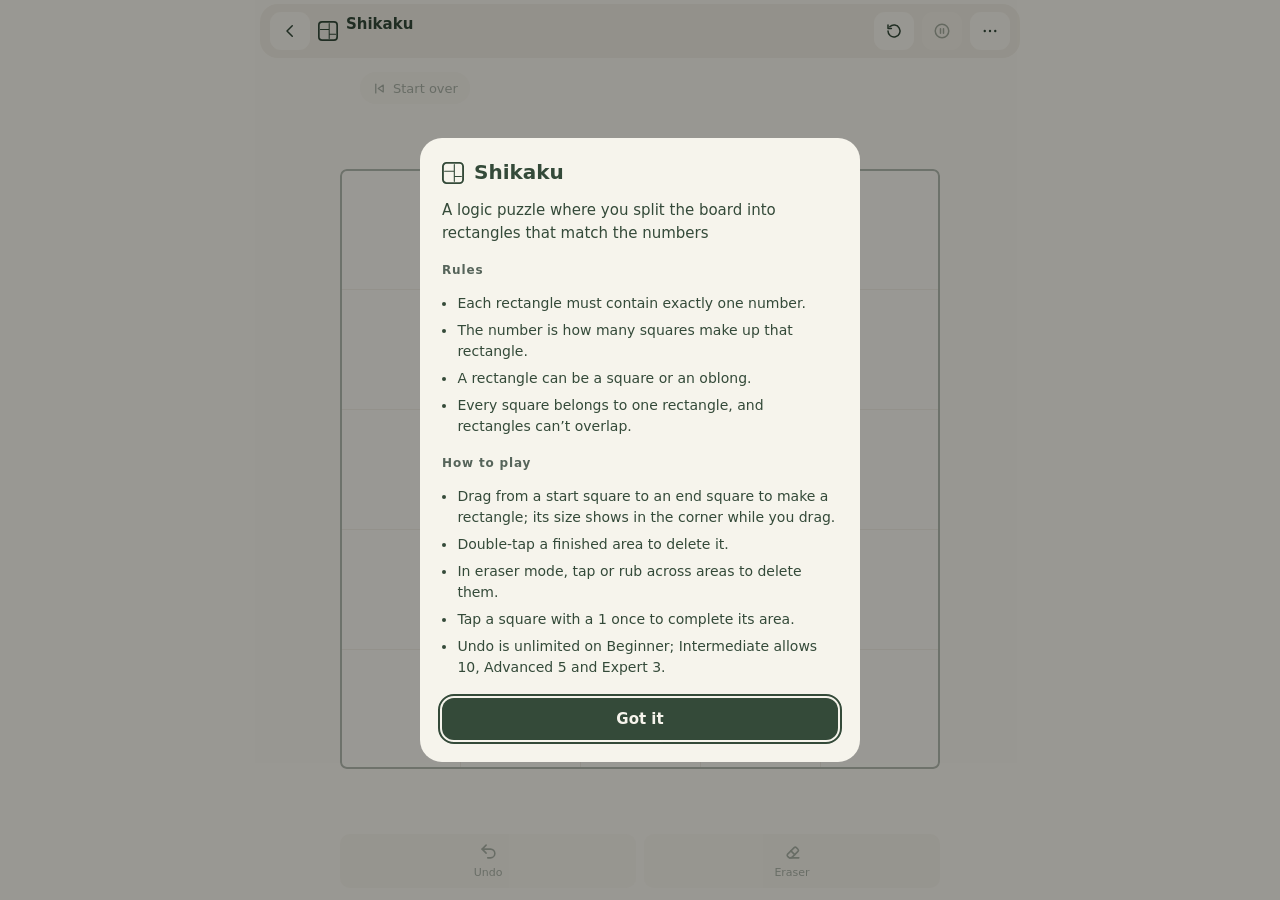
<file: docs/shikaku.html>
<!doctype html>
<html lang="ko">
<head>
<meta charset="utf-8">
<meta name="viewport" content="width=device-width, initial-scale=1, viewport-fit=cover">
<meta name="description" content="숫자만큼의 칸을 직사각형으로 묶는 시카쿠. 다섯 가지 난이도와 커스텀 판.">
<meta name="theme-color" content="#f6f4ec">
<link rel="icon" type="image/svg+xml" href="favicon.svg">
<link rel="icon" type="image/png" href="icon-192.png">
<link rel="apple-touch-icon" href="apple-touch-icon.png">
<link rel="stylesheet" href="assets/paper.css">
<style>:root { --accent: var(--fill-shikaku); }</style>
<title>Shikaku</title>
</head>
<body>
<div class="puzzle" id="app">
  <div class="stage">
    <div class="board-wrap empty" id="wrap"><canvas class="board" id="board" role="img"></canvas></div>
    <div class="notice" id="notice" role="status" hidden></div>
  </div>
  <div class="controls wide">
    <div class="tools">
      <button class="tool" id="undo"><svg class="i" viewBox="0 0 24 24" aria-hidden="true"><path d="M9 14L4 9l5-5"/><path d="M4 9h10.5a5.5 5.5 0 0 1 0 11H11"/></svg><span></span></button>
      <button class="tool" id="eraser" aria-pressed="false"><svg class="i" viewBox="0 0 24 24" aria-hidden="true"><path d="M8.5 20H20"/><path d="M5.6 15.6l8.5-8.5a2 2 0 0 1 2.8 0l2 2a2 2 0 0 1 0 2.8L12 18.8a4 4 0 0 1-2.8 1.2H8.6a2 2 0 0 1-1.4-.6l-1.6-1.6a2 2 0 0 1 0-2.2z"/><path d="M10 11.2l4.8 4.8"/></svg><span></span></button>
    </div>
  </div>
</div>
<script src="assets/i18n.js"></script>
<script src="assets/common.js"></script>
<script src="assets/rules.js"></script>
<script src="assets/shikaku-engine.js"></script>
<script>
(() => {
  // 앱의 ShikakuGame.swift와 ShikakuView.swift를 옮겼다.
  const E = ShikakuEngine, R = E.Rect, { t, store, stats, clock } = Nemo;
  const K = Nemo.kind('shikaku');
  const $ = id => document.getElementById(id);
  const app = $('app'), wrap = $('wrap'), canvas = $('board');
  const bar = Nemo.topBar('shikaku');
  app.prepend(bar);
  const q = sel => bar.querySelector(sel);
  const COLORS = 6;
  const DOUBLE_TAP = 350;
  let showTimer = store.get('showTimer', true);

  const G = { puzzle: null, regions: [], status: 'empty', eraser: false, erasing: null, history: [],
    counted: false, undosUsed: 0, timer: new Nemo.Timer(), isNewBest: false };
  const size = () => (G.puzzle ? G.puzzle.size : 5);
  const level = () => E.LEVELS[(G.puzzle ? G.puzzle.level : 1) - 1];
  const subtitle = () => (G.puzzle ? `${t(level().name)} · ${size()}×${size()}` : '');
  const undosLeft = () => (G.puzzle ? Math.max(0, Nemo.undoLimit(level().name) - G.undosUsed) : Infinity);
  const area = () => G.regions.reduce((a, r) => a + R.area(r.rect), 0);

  // ── 시작·저장 ──
  function start(puzzle, saved) {
    G.puzzle = puzzle;
    G.regions = saved ? saved.regions.map(r => ({ rect: { ...r.rect }, color: r.color })) : [];
    G.history = [];
    G.eraser = false;
    G.erasing = null;
    G.counted = saved ? !!saved.counted : false;
    G.undosUsed = saved ? saved.undosUsed || 0 : 0;
    G.isNewBest = false;
    G.timer = new Nemo.Timer(saved ? saved.elapsed : 0);
    G.timer.start();
    G.status = 'playing';
    render();
  }
  function restore(s) {
    if (!s || !s.puzzle || !Array.isArray(s.regions)) return false;
    const n = s.puzzle.size;
    if (!(n > 0) || s.puzzle.clues?.length !== s.puzzle.solution?.length
      || !s.regions.every(({ rect: r }) => r && r.row >= 0 && r.col >= 0 && r.row + r.height <= n && r.col + r.width <= n)) return false;
    start(s.puzzle, s);
    return true;
  }
  function save() {
    if (G.status !== 'playing') return;
    store.set('shikaku.save', { puzzle: G.puzzle, regions: G.regions, elapsed: G.timer.seconds, counted: G.counted, undosUsed: G.undosUsed, savedAt: Date.now() });
  }

  // ── 영역 ──
  const clueAt = i => G.puzzle?.clues.find(c => c.index === i);
  const regionAt = i => G.regions.find(r => R.containsIndex(r.rect, i, size()));

  // 규칙상 놓을 수 있는지만 본다. 정답 위치인지는 확인하지 않는다.
  function problem(rect) {
    const n = size();
    if (G.regions.some(r => R.intersects(r.rect, rect))) return t('다른 영역과 겹쳐요');
    const inside = G.puzzle.clues.filter(c => R.containsIndex(rect, c.index, n));
    if (!inside.length) return t('영역 안에 숫자가 하나 있어야 해요');
    if (inside.length > 1) return t('영역 안에 숫자는 하나만 들어가야 해요');
    if (inside[0].area !== R.area(rect)) return t('{0}칸이 필요해요. 지금은 {1}칸이에요', inside[0].area, R.area(rect));
    return null;
  }
  function add(rect) {
    if (G.status !== 'playing') return null;
    const p = problem(rect);
    if (p) return p;
    const region = { rect, color: colorFor(rect) };
    G.regions.push(region);
    G.history.push({ type: 'add', regions: [region] });
    if (!G.counted) { G.counted = true; stats.recordStart('shikaku'); }
    checkWin();
    return null;
  }
  const removeRegion = region => { G.regions = G.regions.filter(r => !R.equal(r.rect, region.rect)); };
  function removeAt(i) {
    const region = regionAt(i);
    if (G.status !== 'playing' || !region) return;
    removeRegion(region);
    G.history.push({ type: 'remove', regions: [region] });
  }
  function clearAll() {
    if (G.status !== 'playing' || !G.regions.length) return;
    G.history.push({ type: 'clear', regions: G.regions });
    G.regions = [];
    render(); save();
  }
  function undo() {
    if (G.status !== 'playing' || !undosLeft()) return;
    const last = G.history.pop();
    if (!last) return;
    G.undosUsed++;
    if (last.type === 'add') removeRegion(last.regions[0]);
    else if (last.type === 'remove') G.regions.push(...last.regions);
    else G.regions = last.regions;
    render(); save();
  }

  // 맞닿은 영역과 다른 색 중에서 가장 덜 쓴 색. 남는 색이 없을 때만 이웃 영역의 색을 옮겨 자리를 만든다.
  function colorFor(rect) {
    const usage = new Array(COLORS).fill(0);
    G.regions.forEach(r => usage[r.color]++);
    const byUsage = [...Array(COLORS).keys()].sort((a, b) => usage[a] - usage[b]);
    const neighbors = new Set(G.regions.filter(r => R.touches(r.rect, rect)).map(r => r.color));
    const free = byUsage.find(c => !neighbors.has(c));
    if (free != null) return free;
    for (const c of byUsage) {
      const blockers = G.regions.map((r, k) => k).filter(k => G.regions[k].color === c && R.touches(G.regions[k].rect, rect));
      const moves = [];
      for (const k of blockers) {
        const around = new Set(G.regions.filter(r => !R.equal(r.rect, G.regions[k].rect) && R.touches(r.rect, G.regions[k].rect)).map(r => r.color));
        moves.filter(([j]) => R.touches(G.regions[j].rect, G.regions[k].rect)).forEach(([, to]) => around.add(to));
        const to = byUsage.find(x => x !== c && !around.has(x));
        if (to == null) break;
        moves.push([k, to]);
      }
      if (moves.length === blockers.length) { moves.forEach(([k, to]) => { G.regions[k].color = to; }); return c; }
    }
    return byUsage[0];
  }

  function checkWin() {
    if (area() !== size() * size()) return;
    G.timer.pause();
    G.status = 'won';
    G.eraser = false;
    store.set('shikaku.save', null);
    G.isNewBest = stats.recordWin('shikaku', level().name, Math.round(G.timer.seconds));
    setTimeout(() => { if (G.status === 'won') showResult(); }, 400);
  }

  // ── 화면 ──
  const clearBtn = document.createElement('button');
  Nemo.placeStartOver(wrap, clearBtn);
  const tools = { undo: $('undo'), eraser: $('eraser'), clear: clearBtn };
  function render() {
    q('[data-sub]').textContent = subtitle();
    q('[data-pause]').disabled = G.status !== 'playing';
    wrap.classList.toggle('empty', G.status === 'empty');
    const playing = G.status === 'playing';
    tools.undo.disabled = !playing || !G.history.length || !undosLeft();
    tools.undo.querySelector('span').textContent = Nemo.undoLabel(undosLeft());
    tools.eraser.disabled = !playing;
    tools.eraser.setAttribute('aria-pressed', G.eraser);
    tools.eraser.querySelector('span').textContent = t(G.eraser ? '지우개 켜짐' : '지우개');
    tools.clear.disabled = !playing || !G.regions.length;
    tick();
    draw();
  }
  function tick() {
    const show = showTimer && G.status === 'playing';
    q('[data-timer]').hidden = !show;
    if (show) q('[data-time]').textContent = clock(Math.floor(G.timer.seconds));
  }
  setInterval(tick, 250);

  let noticeTimer = null;
  function notice(text) {
    $('notice').textContent = text;
    $('notice').hidden = false;
    clearTimeout(noticeTimer);
    noticeTimer = setTimeout(() => { $('notice').hidden = true; }, 1800);
  }

  // 그리는 중인 영역과, 한 번 탭해서 '한 번 더 누르면 지워지는' 영역
  let dragStart = null, dragEnd = null, armed = null, side = 0;
  const preview = () => (dragStart != null && dragEnd != null ? R.spanning(dragStart, dragEnd, size()) : null);

  function draw() {
    const w = Math.min(wrap.clientWidth, wrap.clientHeight, 600);
    if (w <= 0) return;
    side = Math.floor(w);
    const ctx = Nemo.fitCanvas(canvas, side, side), c = name => Nemo.cssColor(name);
    const n = size(), cell = side / n;
    const frame = r => [r.col * cell, r.row * cell, r.width * cell, r.height * cell];
    ctx.save();
    Nemo.roundRect(ctx, 0, 0, side, side, 6);
    ctx.clip();
    ctx.fillStyle = c('--cell');
    ctx.fillRect(0, 0, side, side);
    ctx.beginPath();
    for (let k = 1; k < n; k++) {
      const p = Math.round(k * cell) + 0.5;
      ctx.moveTo(p, 0); ctx.lineTo(p, side); ctx.moveTo(0, p); ctx.lineTo(side, p);
    }
    ctx.strokeStyle = c('--sk-thin'); ctx.lineWidth = 1; ctx.stroke();

    const radius = Math.min(6, cell * 0.18);
    for (const region of G.regions) {
      const [x, y, w2, h] = frame(region.rect);
      Nemo.roundRect(ctx, x + 1.5, y + 1.5, w2 - 3, h - 3, radius);
      ctx.fillStyle = c('--sk' + ((region.color % COLORS) + 1)); ctx.fill();
      ctx.strokeStyle = c('--ink'); ctx.lineWidth = armed && R.equal(armed.rect, region.rect) ? 3 : 1.5; ctx.stroke();
    }
    const pv = preview();
    if (pv) {
      const [x, y, w2, h] = frame(pv);
      Nemo.roundRect(ctx, x + 1.5, y + 1.5, w2 - 3, h - 3, radius);
      ctx.globalAlpha = 0.55; ctx.fillStyle = c('--fill-shikaku'); ctx.fill(); ctx.globalAlpha = 1;
      ctx.setLineDash([5, 4]); ctx.strokeStyle = c('--ink'); ctx.lineWidth = 2; ctx.stroke(); ctx.setLineDash([]);
    }
    ctx.textAlign = 'center'; ctx.textBaseline = 'middle';
    ctx.fillStyle = c('--ink');
    ctx.font = `600 ${cell * 0.5}px system-ui, -apple-system, sans-serif`;
    for (const clue of G.puzzle?.clues || []) {
      ctx.fillText(clue.area, (clue.index % n + 0.5) * cell, (Math.floor(clue.index / n) + 0.5) * cell + cell * 0.03);
    }
    if (pv) {
      // 지금 그리는 영역의 크기를 모서리에 작게 보여준다.
      const [x, y, w2] = frame(pv);
      ctx.textAlign = 'right'; ctx.textBaseline = 'top';
      ctx.font = `700 ${Math.max(11, cell * 0.28)}px system-ui, -apple-system, sans-serif`;
      ctx.fillText(`${pv.height}×${pv.width}=${R.area(pv)}`, x + w2 - 4, y + 3);
    }
    ctx.restore();
    Nemo.roundRect(ctx, 1, 1, side - 2, side - 2, 6);
    ctx.strokeStyle = c('--ink'); ctx.lineWidth = 2; ctx.stroke();
    canvas.setAttribute('aria-label', `${K.title} · ${t('{0}% 채움', Math.round(area() / (n * n) * 100))}`);
  }
  new ResizeObserver(draw).observe(wrap);
  Nemo.onTheme(draw);

  // ── 판 입력: 끌어서 직사각형, 같은 영역 두 번 탭으로 지우기, 지우개로 문지르기 ──
  const pointAt = e => { const r = canvas.getBoundingClientRect(); return { x: e.clientX - r.left, y: e.clientY - r.top }; };
  function indexAt(p, clamp = false) {
    const n = size(), cell = side / n;
    let c = Math.floor(p.x / cell), r = Math.floor(p.y / cell);
    if (clamp) { c = Math.min(Math.max(c, 0), n - 1); r = Math.min(Math.max(r, 0), n - 1); }
    return c >= 0 && c < n && r >= 0 && r < n ? r * n + c : null;
  }
  let lastErase = null, pointer = null;
  function rub(p) {
    if (!lastErase) G.erasing = [];
    const from = lastErase || p, step = side / size() / 2;
    const count = Math.max(1, Math.floor(Math.hypot(p.x - from.x, p.y - from.y) / step));
    for (let k = 0; k <= count; k++) {
      const i = indexAt({ x: from.x + (p.x - from.x) * k / count, y: from.y + (p.y - from.y) * k / count });
      const region = i != null && regionAt(i);
      if (region) { removeRegion(region); G.erasing.push(region); }
    }
    lastErase = p;
    render();
  }
  canvas.addEventListener('pointerdown', e => {
    if (G.status !== 'playing' || (e.pointerType === 'mouse' && e.button !== 0)) return;
    canvas.setPointerCapture(e.pointerId);
    pointer = e.pointerId;
    const p = pointAt(e);
    if (G.eraser) { rub(p); return; }
    dragStart = indexAt(p);
    dragEnd = dragStart;
    draw();
  });
  canvas.addEventListener('pointermove', e => {
    if (e.pointerId !== pointer || G.status !== 'playing') return;
    const p = pointAt(e);
    if (G.eraser) { rub(p); return; }
    if (dragStart == null) return;
    const i = indexAt(p, true);
    if (i !== dragEnd) { dragEnd = i; draw(); }
  });
  const end = e => {
    if (e.pointerId !== pointer) return;
    pointer = null;
    if (lastErase) {
      if (G.erasing?.length) G.history.push({ type: 'remove', regions: G.erasing });
      G.erasing = null; lastErase = null;
      render(); save();
    } else finish(e.type === 'pointercancel');
  };
  canvas.addEventListener('pointerup', end);
  canvas.addEventListener('pointercancel', end);

  function finish(cancelled) {
    const a = dragStart, b = dragEnd;
    dragStart = dragEnd = null;
    if (cancelled || G.status !== 'playing' || a == null || b == null) { draw(); return; }
    if (a === b) {
      // 탭: 같은 영역을 빠르게 두 번 누르면 지운다. 1칸짜리 숫자는 한 번에 영역이 된다.
      const region = regionAt(a);
      if (region) {
        if (armed && R.equal(armed.rect, region.rect) && Date.now() - armed.at < DOUBLE_TAP) {
          removeAt(a);
          armed = null;
        } else {
          const mark = { rect: region.rect, at: Date.now() };
          armed = mark;
          setTimeout(() => { if (armed === mark) { armed = null; draw(); } }, DOUBLE_TAP);
        }
      } else if (clueAt(a)?.area === 1) add(R.spanning(a, a, size()));
    } else {
      const p = add(R.spanning(a, b, size()));
      if (p) notice(p);
    }
    render(); save();
  }

  function toggleEraser() {
    if (G.status !== 'playing') return;
    G.eraser = !G.eraser;
    if (G.eraser) notice(t('지울 영역을 탭하거나 문질러 주세요'));
    render();
  }
  tools.undo.onclick = undo;
  tools.eraser.onclick = toggleEraser;
  tools.clear.onclick = () => {
    G.timer.pause();
    Nemo.confirmBox({ title: t('처음부터 다시 풀까요?'), message: t('되돌리기로 다시 살릴 수 있어요.'), ok: t('다시 풀기'),
      onOk: () => { clearAll(); G.timer.start(); }, onCancel: () => G.timer.start() });
  };
  document.addEventListener('keydown', e => {
    if (G.status !== 'playing' || Nemo.isOpen()) return;
    if ((e.metaKey || e.ctrlKey) && e.key.toLowerCase() === 'z') { e.preventDefault(); undo(); }
    else if (!e.metaKey && !e.ctrlKey && (e.key === 'e' || e.key === 'E')) toggleEraser();
  });

  // ── 겹쳐 보이는 창 ──
  const time = () => (showTimer ? clock(Math.round(G.timer.seconds)) : null);
  const customSize = () => Math.min(Math.max(store.get('shikaku.customSize', 10), E.CUSTOM_SIZES[0]), E.CUSTOM_SIZES[1]);
  const customRegion = () => E.REGION_SIZES[store.get('shikaku.customRegion', 1)] || E.REGION_SIZES[1];
  const customDetail = () => `${customSize()}×${customSize()} · ${t(customRegion().name)}`;

  function showLevels() {
    G.timer.pause();
    const best = stats.load('shikaku').bestByDifficulty;
    Nemo.levelPicker({
      items: E.LEVELS.map(l => ({ id: l.id, name: t(l.name), detail: l.id === 5 ? customDetail() : `${l.size}×${l.size}`, best: best[l.name] })),
      current: store.get('shikaku.lastLevel', 2), canCancel: G.status !== 'empty',
      onPick: id => (id === 5 ? showCustom() : newPuzzle(id)),
      onCancel: () => { if (G.status === 'empty') location.href = './'; else G.timer.start(); },
    });
  }
  function showCustom() {
    G.timer.pause();
    let n = customSize(), region = customRegion().id;
    const el = Nemo.overlay(`<div class="card wide" role="dialog" aria-modal="true" aria-labelledby="cuTitle" style="gap:18px">
      <h3 id="cuTitle">${t('커스텀')}</h3>
      <div class="field-row"><b>${t('판 크기')}</b><div class="stepper"><button data-minus aria-label="−">−</button><output data-size></output><button data-plus aria-label="+">+</button></div></div>
      <div style="display:flex;flex-direction:column;gap:8px"><b style="font-weight:500">${t('영역 크기')}</b>
        <div class="segmented" role="group" aria-label="${t('영역 크기')}">${E.REGION_SIZES.map(r => `<button data-r="${r.id}">${t(r.name)}</button>`).join('')}</div>
        <p class="hint">${t('영역이 클수록 숫자가 적고 경우의 수가 많아져요')}</p></div>
      <div class="actions"><button class="btn" data-cancel>${t('취소')}</button><button class="btn primary" data-start data-focus>${t('이 크기로 시작')}</button></div></div>`);
    const sync = () => {
      el.querySelector('[data-size]').textContent = `${n}×${n}`;
      el.querySelector('[data-minus]').disabled = n <= E.CUSTOM_SIZES[0];
      el.querySelector('[data-plus]').disabled = n >= E.CUSTOM_SIZES[1];
      el.querySelectorAll('[data-r]').forEach(b => b.setAttribute('aria-pressed', +b.dataset.r === region));
    };
    el.querySelector('[data-minus]').onclick = () => { n = Math.max(E.CUSTOM_SIZES[0], n - 1); store.set('shikaku.customSize', n); sync(); };
    el.querySelector('[data-plus]').onclick = () => { n = Math.min(E.CUSTOM_SIZES[1], n + 1); store.set('shikaku.customSize', n); sync(); };
    el.querySelectorAll('[data-r]').forEach(b => { b.onclick = () => { region = +b.dataset.r; store.set('shikaku.customRegion', region); sync(); }; });
    el.querySelector('[data-cancel]').onclick = () => { Nemo.close(); if (G.status === 'empty') showLevels(); else G.timer.start(); };
    el.querySelector('[data-start]').onclick = () => newPuzzle(5);
    sync();
  }
  function newPuzzle(id) {
    store.set('shikaku.lastLevel', id);
    G.timer.pause();
    const spec = E.LEVELS[id - 1];
    // 커스텀이면 고른 크기, 아니면 난이도 기본값. 같은 퍼즐을 '새 퍼즐'로 다시 만들 때도 지금 설정을 쓴다.
    const n = id === 5 ? customSize() : spec.size;
    const maxArea = id === 5 ? customRegion().maxArea(n) : spec.maxArea;
    Nemo.working(t('{0} 퍼즐을 만들고 있어요', t(spec.name)));
    setTimeout(() => {
      let puzzle;
      try { puzzle = E.generate(id, n, maxArea); } catch (err) {
        // 판을 끝내 못 만들었다(아주 드물다): 다시 만들기 카드
        Nemo.close(); Nemo.failedPuzzle({ onRetry: () => newPuzzle(id), onOther: showLevels }); return;
      }
      store.set('shikaku.save', null);
      Nemo.close();
      start(puzzle);
      save();
    }, 40);
  }
  function pause() {
    if (G.status !== 'playing' || Nemo.isOpen()) return;
    G.timer.pause();
    save();
    Nemo.pauseCover({ subtitle: subtitle(), time: time(), onResume: () => G.timer.start() });
  }
  function showResult() {
    Nemo.result({ title: t('{0} 완성', K.title), subtitle: subtitle(), time: time(), isNewBest: G.isNewBest,
      onClose: () => {}, onOther: showLevels, onAgain: () => newPuzzle(G.puzzle.level) });
  }

  q('[data-pause]').onclick = pause;
  q('[data-back]').addEventListener('click', save);
  Nemo.newButton(bar, { level: () => (G.puzzle ? G.puzzle.level : null), touched: () => G.status === 'playing' && G.counted,
    start: newPuzzle, pick: showLevels, timer: () => G.timer });
  Nemo.menu(q('[data-more]'), q('[data-menu]'), () => [
    { section: t('새 퍼즐') },
    ...E.LEVELS.slice(0, 4).map(l => ({ label: `${t(l.name)} · ${l.size}×${l.size}`, onClick: () => newPuzzle(l.id) })),
    { label: t('커스텀'), onClick: showCustom },
    { sep: true },
    { sep: true },
    { label: t('규칙 보기'), icon: 'help', onClick: showRules },
  ]);
  document.addEventListener('visibilitychange', () => { if (document.hidden) pause(); });
  window.addEventListener('pagehide', save);

  document.title = `${K.title} · ${t('네모 안에 네모')}`;
  // 규칙을 보는 동안은 시간을 멈춘다.
  function showRules() {
    const running = G.timer.running;
    G.timer.pause();
    NemoRules.show('shikaku', () => { if (running) G.timer.start(); });
  }
  // 처음 들어온 게임이면 규칙부터 한 번 보여준다.
  render();
  NemoRules.showOnce('shikaku', () => { if (!restore(store.get('shikaku.save', null))) { render(); showLevels(); } });
})();
</script>
</body>
</html>
</file>
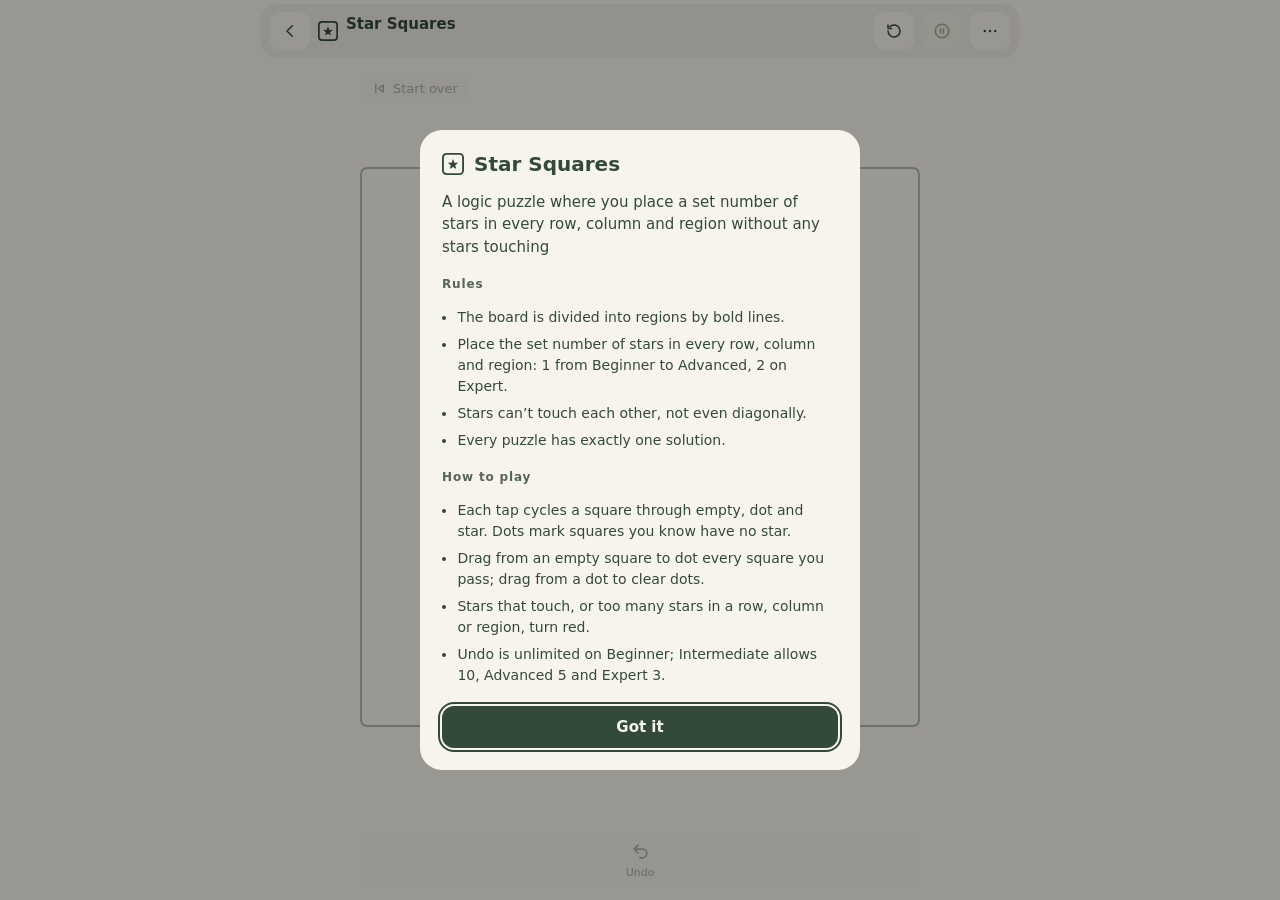
<file: docs/star.html>
<!doctype html>
<html lang="ko">
<head>
<meta charset="utf-8">
<meta name="viewport" content="width=device-width, initial-scale=1, viewport-fit=cover">
<meta name="description" content="가로줄·세로줄·구역마다 별을 놓되 별끼리 닿지 않게 하는 별네모.">
<meta name="theme-color" content="#f6f4ec">
<link rel="icon" type="image/svg+xml" href="favicon.svg">
<link rel="icon" type="image/png" href="icon-192.png">
<link rel="apple-touch-icon" href="apple-touch-icon.png">
<link rel="stylesheet" href="assets/paper.css">
<style>
:root { --accent: var(--fill-star); }
.status { display: flex; gap: 14px; justify-content: center; flex-wrap: wrap; font-size: 14px; font-variant-numeric: tabular-nums; margin: 0; }
.status span + span::before { content: "·"; margin-right: 14px; color: var(--ink-soft); }
</style>
<title>Star Squares</title>
</head>
<body>
<div class="puzzle" id="app">
  <div class="stage">
    <div class="board-wrap empty" id="wrap"><canvas class="board" id="board" role="img"></canvas></div>
    <p class="status" id="status" aria-live="polite"></p>
    <p class="guide" id="guide"></p>
  </div>
  <div class="controls">
    <div class="tools">
      <button class="tool" id="undo"><svg class="i" viewBox="0 0 24 24" aria-hidden="true"><path d="M9 14L4 9l5-5"/><path d="M4 9h10.5a5.5 5.5 0 0 1 0 11H11"/></svg><span></span></button>
    </div>
  </div>
</div>
<script src="assets/i18n.js"></script>
<script src="assets/common.js"></script>
<script src="assets/rules.js"></script>
<script src="assets/star-engine.js"></script>
<script>
(() => {
  // 앱 화면은 FieldSweeper/UI에 있다. 규칙은 FieldSweeper/Model/StarEngine.swift와 같다.
  const E = StarEngine, { t, store, stats, clock } = Nemo;
  const K = Nemo.kind('star');
  const $ = id => document.getElementById(id);
  const app = $('app'), wrap = $('wrap'), canvas = $('board');
  const clearBtn = document.createElement('button');
  clearBtn.id = 'clear';
  Nemo.placeStartOver(wrap, clearBtn);
  const bar = Nemo.topBar('star');
  app.prepend(bar);
  const q = sel => bar.querySelector(sel);
  let showTimer = store.get('showTimer', true);
  const opts = { showMistakes: store.get('star.showMistakes', true), tintRegions: store.get('star.tintRegions', true) };

  // marks: 칸마다 0 빈칸, 1 점(별 없음 표시), 2 별. history: 바꾸기 전 marks를 통째로 담는다.
  const EMPTY = 0, DOT = 1, STAR = 2;
  const G = { puzzle: null, marks: [], history: [], status: 'empty', counted: false, undosUsed: 0, timer: new Nemo.Timer(), isNewBest: false };
  const level = () => E.LEVELS[(G.puzzle ? G.puzzle.level : 1) - 1];
  const size = () => (G.puzzle ? G.puzzle.size : 5);
  // 영어는 별 1개와 2개의 문장 모양이 달라서 번역 문장을 개수별로 따로 둔다(common.js)
  const subtitle = () => (G.puzzle ? t(G.puzzle.k === 1 ? '{0} · {1}×{1} · 별 1개' : '{0} · {1}×{1} · 별 2개', t(level().name), size()) : '');
  const undosLeft = () => (G.puzzle ? Math.max(0, Nemo.undoLimit(level().name) - G.undosUsed) : Infinity);
  const starsOf = marks => marks.map((m, i) => (m === STAR ? i : -1)).filter(i => i >= 0);

  // ── 시작·저장 ──
  function start(puzzle, saved) {
    G.puzzle = puzzle;
    G.marks = saved ? saved.marks.slice() : new Array(puzzle.size * puzzle.size).fill(EMPTY);
    G.history = [];
    G.counted = saved ? !!saved.counted : false;
    G.undosUsed = saved ? saved.undosUsed || 0 : 0;
    G.isNewBest = false;
    G.timer = new Nemo.Timer(saved ? saved.elapsed : 0);
    G.timer.start();
    G.status = 'playing';
    render();
  }
  function restore(s) {
    const p = s && s.puzzle;
    if (!p || !(p.size >= 4) || !(p.k >= 1) || !Array.isArray(p.regions) || p.regions.length !== p.size * p.size || !E.LEVELS[p.level - 1]
      || !Array.isArray(s.marks) || s.marks.length !== p.size * p.size || !s.marks.every(m => m === EMPTY || m === DOT || m === STAR)) return false;
    start(p, s);
    return true;
  }
  function save() {
    if (G.status !== 'playing') return;
    store.set('star.save', { puzzle: G.puzzle, marks: G.marks, undosUsed: G.undosUsed, placed: starsOf(G.marks).length,
      total: G.puzzle.size * G.puzzle.k, elapsed: G.timer.seconds, counted: G.counted, savedAt: Date.now() });
  }

  // ── 바꾸기 ──
  function commit(next) {
    if (next.every((m, i) => m === G.marks[i])) return;
    G.history.push(G.marks);
    G.marks = next;
    if (!G.counted) { G.counted = true; stats.recordStart('star'); }
    if (E.check(G.puzzle, starsOf(G.marks)).solved) win(); else save();
    render();
  }
  function undo() {
    if (G.status !== 'playing' || !G.history.length || !undosLeft()) return;
    G.marks = G.history.pop();
    G.undosUsed++;
    render(); save();
  }
  function win() {
    G.timer.pause();
    G.status = 'won';
    store.set('star.save', null);
    G.isNewBest = stats.recordWin('star', level().name, Math.round(G.timer.seconds));
    setTimeout(() => { if (G.status === 'won') showResult(); }, 450);
  }

  // ── 그리기 ──
  let geo = null, preview = null;
  // 구역 바탕색: 짝네모 길 색을 옅게 깐다(구역마다 다른 색)
  const tintOf = g => Nemo.cssColor('--pp' + ((g * 3) % 10 + 1));
  function starPath(ctx, cx, cy, r) {
    ctx.beginPath();
    for (let k = 0; k < 10; k++) {
      const a = -Math.PI / 2 + k * Math.PI / 5, rr = k % 2 ? r * 0.45 : r;
      const x = cx + Math.cos(a) * rr, y = cy + Math.sin(a) * rr;
      k ? ctx.lineTo(x, y) : ctx.moveTo(x, y);
    }
    ctx.closePath();
  }
  function draw() {
    const side = Math.floor(Math.min(wrap.clientWidth, wrap.clientHeight, 560));
    if (side <= 0) return;
    const n = size(), cell = side / n;
    geo = { side, n, cell };
    const ctx = Nemo.fitCanvas(canvas, side, side), c = Nemo.cssColor;
    ctx.clearRect(0, 0, side, side);
    ctx.save();
    Nemo.roundRect(ctx, 0, 0, side, side, 6);
    ctx.clip();
    ctx.fillStyle = c('--cell'); ctx.fillRect(0, 0, side, side);
    if (G.puzzle) {
      const p = G.puzzle, reg = p.regions, marks = preview || G.marks;
      if (opts.tintRegions) {
        ctx.globalAlpha = 0.16;
        for (let i = 0; i < n * n; i++) { ctx.fillStyle = tintOf(reg[i]); ctx.fillRect((i % n) * cell, Math.floor(i / n) * cell, cell + 0.5, cell + 0.5); }
        ctx.globalAlpha = 1;
      }
      // 가는 칸 선과 굵은 구역 경계
      ctx.beginPath();
      for (let k = 1; k < n; k++) { const x = Math.round(k * cell) + 0.5; ctx.moveTo(x, 0); ctx.lineTo(x, side); ctx.moveTo(0, x); ctx.lineTo(side, x); }
      ctx.strokeStyle = c('--thin'); ctx.lineWidth = 1; ctx.stroke();
      ctx.beginPath();
      for (let i = 0; i < n * n; i++) {
        const r = Math.floor(i / n), col = i % n;
        if (col < n - 1 && reg[i] !== reg[i + 1]) { const x = Math.round((col + 1) * cell); ctx.moveTo(x, r * cell); ctx.lineTo(x, (r + 1) * cell); }
        if (r < n - 1 && reg[i] !== reg[i + n]) { const y = Math.round((r + 1) * cell); ctx.moveTo(col * cell, y); ctx.lineTo((col + 1) * cell, y); }
      }
      ctx.strokeStyle = c('--ink'); ctx.lineWidth = 2.4; ctx.lineCap = 'round'; ctx.stroke();
      // 점과 별
      const bad = new Set(opts.showMistakes ? E.check(p, starsOf(marks)).bad : []);
      for (let i = 0; i < n * n; i++) {
        const cx = (i % n + 0.5) * cell, cy = (Math.floor(i / n) + 0.5) * cell;
        if (marks[i] === DOT) {
          ctx.beginPath(); ctx.arc(cx, cy, Math.max(2, cell * 0.07), 0, Math.PI * 2);
          ctx.fillStyle = c('--ink-soft'); ctx.fill();
        } else if (marks[i] === STAR) {
          starPath(ctx, cx, cy + cell * 0.02, cell * 0.33);
          ctx.fillStyle = c(bad.has(i) ? '--wrong' : '--ink'); ctx.fill();
        }
      }
    }
    ctx.restore();
    Nemo.roundRect(ctx, 1, 1, side - 2, side - 2, 6);
    ctx.strokeStyle = c('--ink'); ctx.lineWidth = 2; ctx.stroke();
    if (G.puzzle) canvas.setAttribute('aria-label', `${K.title} · ${t('별 {0}/{1}', starsOf(G.marks).length, G.puzzle.size * G.puzzle.k)}`);
  }

  function render() {
    const playing = G.status === 'playing';
    q('[data-sub]').textContent = subtitle();
    q('[data-pause]').disabled = !playing;
    wrap.classList.toggle('empty', G.status === 'empty');
    if (G.puzzle) {
      $('status').innerHTML = `<span>${t('별 {0}/{1}', starsOf(G.marks).length, G.puzzle.size * G.puzzle.k)}</span>`;
      $('guide').textContent = t(G.puzzle.k === 1 ? '가로줄·세로줄·구역마다 별 1개씩. 별끼리는 대각선으로도 닿을 수 없어요.' : '가로줄·세로줄·구역마다 별 2개씩. 별끼리는 대각선으로도 닿을 수 없어요.');
    }
    $('undo').disabled = !playing || !G.history.length || !undosLeft();
    $('undo').querySelector('span').textContent = Nemo.undoLabel(undosLeft());
    $('clear').disabled = !playing || G.marks.every(m => m === EMPTY);
    tick();
    draw();
  }
  function tick() {
    const show = showTimer && G.status === 'playing';
    q('[data-timer]').hidden = !show;
    if (show) q('[data-time]').textContent = clock(Math.floor(G.timer.seconds));
  }
  setInterval(tick, 250);
  new ResizeObserver(draw).observe(wrap);
  Nemo.onTheme(draw);

  // ── 누르기와 끌기 ──
  // 누르면 빈칸 → 점 → 별 → 빈칸. 빈칸에서 끌면 지나는 빈칸에 점을 찍고, 점에서 끌면 지나는 점을 지운다(별은 그대로).
  const cellAt = e => {
    const r = canvas.getBoundingClientRect(), n = geo.n;
    const col = Math.floor((e.clientX - r.left) / geo.cell), row = Math.floor((e.clientY - r.top) / geo.cell);
    return col >= 0 && row >= 0 && col < n && row < n ? row * n + col : null;
  };
  let pointer = null, first = null, paint = null;
  canvas.addEventListener('pointerdown', e => {
    if (G.status !== 'playing' || !geo || (e.pointerType === 'mouse' && e.button !== 0)) return;
    const i = cellAt(e);
    if (i == null) return;
    canvas.setPointerCapture(e.pointerId);
    pointer = e.pointerId; first = i; paint = null; preview = null;
  });
  canvas.addEventListener('pointermove', e => {
    if (e.pointerId !== pointer) return;
    const i = cellAt(e);
    if (i == null) return;
    if (paint == null) {
      if (i === first || G.marks[first] === STAR) return;
      paint = { to: G.marks[first] === EMPTY ? DOT : EMPTY, from: G.marks[first] };
      preview = G.marks.slice();
      preview[first] = paint.to;
    }
    if (preview[i] === paint.from) { preview[i] = paint.to; draw(); }
  });
  canvas.addEventListener('pointerup', e => {
    if (e.pointerId !== pointer) return;
    pointer = null;
    if (paint) { const next = preview; preview = null; paint = null; commit(next); return; }
    const next = G.marks.slice();
    next[first] = (next[first] + 1) % 3;
    commit(next);
  });
  canvas.addEventListener('pointercancel', e => { if (e.pointerId === pointer) { pointer = null; paint = null; preview = null; draw(); } });
  document.addEventListener('keydown', e => {
    if (G.status === 'playing' && !Nemo.isOpen() && (e.metaKey || e.ctrlKey) && e.key.toLowerCase() === 'z') { e.preventDefault(); undo(); }
  });

  // ── 겹쳐 보이는 창 ──
  const time = () => (showTimer ? clock(Math.round(G.timer.seconds)) : null);
  function showLevels() {
    G.timer.pause();
    const best = stats.load('star').bestByDifficulty;
    Nemo.levelPicker({
      items: E.LEVELS.map(l => ({ id: l.id, name: t(l.name), best: best[l.name], detail: t(l.k === 1 ? '{0}×{0} · 별 1개' : '{0}×{0} · 별 2개', l.size) })),
      current: store.get('star.lastLevel', 1), canCancel: G.status !== 'empty',
      onPick: newPuzzle,
      onCancel: () => { if (G.status === 'empty') location.href = './'; else G.timer.start(); },
    });
  }
  function newPuzzle(id) {
    store.set('star.lastLevel', id);
    G.timer.pause();
    // 미리 만들어 둔 판이 있으면 '만들고 있어요' 없이 바로 시작한다(Nemo.stock)
    const ready = Nemo.stock.take('star', id);
    if (!ready) Nemo.working(t('{0} 퍼즐을 만들고 있어요', t(E.LEVELS[id - 1].name)), 'star', E.LEVELS[id - 1].name);
    setTimeout(() => {
      let puzzle = ready;
      if (!puzzle) try { puzzle = E.generate(id); } catch (err) {
        // 판을 끝내 못 만들었다(아주 드물다): 다시 만들기 카드
        Nemo.close(); Nemo.failedPuzzle({ onRetry: () => newPuzzle(id), onOther: showLevels }); return;
      }
      store.set('star.save', null);
      Nemo.close();
      start(puzzle);
      save();
      Nemo.stock.refill('star', id);
    }, ready ? 0 : 40);
  }
  function pause() {
    if (G.status !== 'playing' || Nemo.isOpen()) return;
    G.timer.pause();
    save();
    Nemo.pauseCover({ subtitle: subtitle(), time: time(), onResume: () => G.timer.start() });
  }
  function showResult() {
    Nemo.result({ title: t('{0} 완성', K.title), subtitle: subtitle(), time: time(), isNewBest: G.isNewBest,
      onClose: () => {}, onOther: showLevels, onAgain: () => newPuzzle(G.puzzle.level) });
  }

  $('undo').onclick = undo;
  $('clear').onclick = () => {
    G.timer.pause();
    Nemo.confirmBox({ title: t('처음부터 다시 풀까요?'), message: t('되돌리기로 다시 살릴 수 있어요.'), ok: t('다시 풀기'),
      onOk: () => { commit(G.marks.map(() => EMPTY)); G.timer.start(); }, onCancel: () => G.timer.start() });
  };
  q('[data-pause]').onclick = pause;
  q('[data-back]').addEventListener('click', save);
  Nemo.newButton(bar, { level: () => (G.puzzle ? G.puzzle.level : null), touched: () => G.status === 'playing' && G.counted,
    start: newPuzzle, pick: showLevels, timer: () => G.timer });
  Nemo.menu(q('[data-more]'), q('[data-menu]'), () => [
    { section: t('새 퍼즐') },
    ...E.LEVELS.map(l => ({ label: `${t(l.name)} · ${l.size}×${l.size}`, onClick: () => newPuzzle(l.id) })),
    { sep: true },
    { sep: true },
    { section: t('표시') },
    { label: t('규칙에 어긋난 별 표시'), checked: opts.showMistakes, onChange: v => { opts.showMistakes = v; store.set('star.showMistakes', v); draw(); } },
    { label: t('구역 색 칠하기'), checked: opts.tintRegions, onChange: v => { opts.tintRegions = v; store.set('star.tintRegions', v); draw(); } },
    { sep: true },
    { label: t('규칙 보기'), icon: 'help', onClick: showRules },
  ]);
  document.addEventListener('visibilitychange', () => { if (document.hidden) pause(); });
  window.addEventListener('pagehide', save);

  document.title = `${K.title} · ${t('네모 안에 네모')}`;
  
  function showRules() {
    const running = G.timer.running;
    G.timer.pause();
    NemoRules.show('star', () => { if (running) G.timer.start(); });
  }
  render();
  NemoRules.showOnce('star', () => { if (!restore(store.get('star.save', null))) { render(); showLevels(); } });
})();
</script>
</body>
</html>
</file>
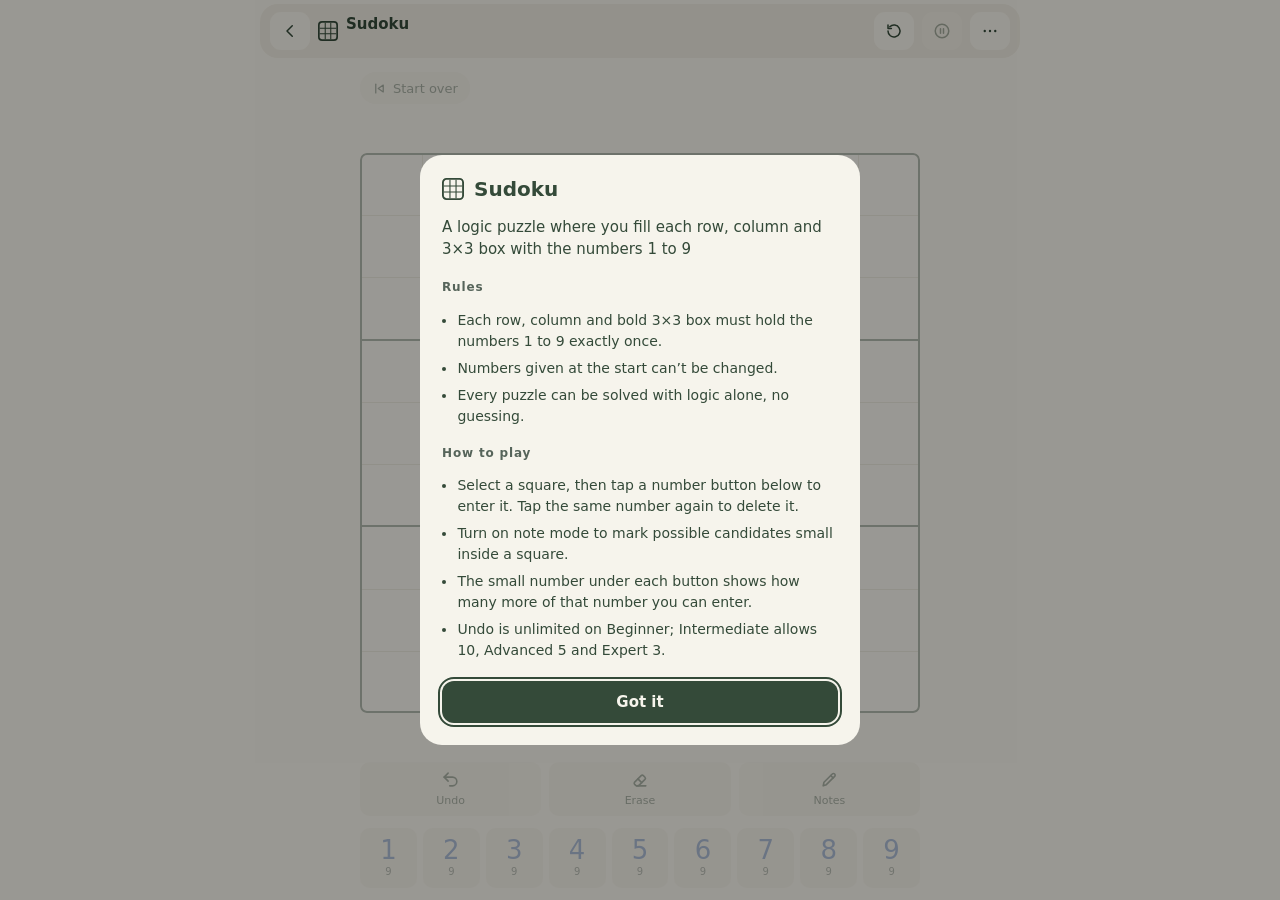
<file: docs/sudoku.html>
<!doctype html>
<html lang="ko">
<head>
<meta charset="utf-8">
<meta name="viewport" content="width=device-width, initial-scale=1, viewport-fit=cover">
<meta name="description" content="추측 없이 논리로만 풀리는 스도쿠. 네 가지 난이도, 메모, 되돌리기.">
<meta name="theme-color" content="#f6f4ec">
<link rel="icon" type="image/svg+xml" href="favicon.svg">
<link rel="icon" type="image/png" href="icon-192.png">
<link rel="apple-touch-icon" href="apple-touch-icon.png">
<link rel="stylesheet" href="assets/paper.css">
<style>:root { --accent: var(--fill-sudoku); }</style>
<title>Sudoku</title>
</head>
<body>
<div class="puzzle" id="app">
  <div class="stage">
    <div class="board-wrap empty" id="wrap"><canvas class="board" id="board" role="img"></canvas></div>
  </div>
  <div class="controls">
    <div class="tools">
      <button class="tool" id="undo"><svg class="i" viewBox="0 0 24 24" aria-hidden="true"><path d="M9 14L4 9l5-5"/><path d="M4 9h10.5a5.5 5.5 0 0 1 0 11H11"/></svg><span></span></button>
      <button class="tool" id="erase"><svg class="i" viewBox="0 0 24 24" aria-hidden="true"><path d="M8.5 20H20"/><path d="M5.6 15.6l8.5-8.5a2 2 0 0 1 2.8 0l2 2a2 2 0 0 1 0 2.8L12 18.8a4 4 0 0 1-2.8 1.2H8.6a2 2 0 0 1-1.4-.6l-1.6-1.6a2 2 0 0 1 0-2.2z"/><path d="M10 11.2l4.8 4.8"/></svg><span></span></button>
      <button class="tool" id="note" aria-pressed="false"><svg class="i" viewBox="0 0 24 24" aria-hidden="true"><path d="M4 20l1-4.5L15.5 5a2.1 2.1 0 0 1 3 3L8 18.5z"/><path d="M13.5 7l3 3"/></svg><span></span></button>
    </div>
    <div class="keys" id="keys"></div>
  </div>
</div>
<script src="assets/i18n.js"></script>
<script src="assets/common.js"></script>
<script src="assets/rules.js"></script>
<script src="assets/sudoku-engine.js"></script>
<script src="assets/number-puzzle.js"></script>
<script>
(() => {
  const E = SudokuEngine, { t } = Nemo;

  // 같은 줄·열·구역에 같은 숫자가 있는 칸, 정답과 다른 칸
  const conflicts = G => new Set(G.values.map((v, i) => (v && E.peers[i].some(p => G.values[p] === v) ? i : -1)).filter(i => i >= 0));
  const mistakes = G => new Set(G.values.map((v, i) => (v && v !== G.puzzle.solution[i] ? i : -1)).filter(i => i >= 0));

  function draw(ctx, side, G, opts) {
    const c = name => Nemo.cssColor(name);
    const cell = side / 9;
    const wrong = new Set([...(opts.showConflicts ? conflicts(G) : []), ...(opts.showMistakes ? mistakes(G) : [])]);
    const sel = G.selected, selValue = sel != null ? G.values[sel] : 0;
    const font = (size, weight) => `${weight} ${size}px system-ui, -apple-system, sans-serif`;
    ctx.save();
    Nemo.roundRect(ctx, 0, 0, side, side, 6);
    ctx.clip();
    ctx.textAlign = 'center';
    ctx.textBaseline = 'middle';
    for (let i = 0; i < 81; i++) {
      const x = (i % 9) * cell, y = Math.floor(i / 9) * cell;
      let fill = '--cell';
      if (sel != null) {
        if (i === sel) fill = '--sd-selected';
        else if (selValue && G.values[i] === selValue) fill = '--sd-same';
        else if (Math.floor(i / 9) === Math.floor(sel / 9) || i % 9 === sel % 9 || E.box(i) === E.box(sel)) fill = '--sd-related';
      }
      ctx.fillStyle = c(fill);
      ctx.fillRect(x, y, cell + 0.5, cell + 0.5);
      const v = G.values[i];
      if (v) {
        const given = !!G.puzzle.givens[i];
        ctx.fillStyle = c(wrong.has(i) && !given ? '--wrong' : given ? '--ink' : '--user');
        ctx.font = font(cell * 0.56, given ? 600 : 400);
        ctx.fillText(v, x + cell / 2, y + cell / 2 + cell * 0.03);
      } else if (G.notes[i]) {
        ctx.font = font(cell * 0.24, 500);
        for (let d = 1; d <= 9; d++) {
          if (!(G.notes[i] & (1 << d))) continue;
          ctx.fillStyle = c(selValue === d ? '--ink' : '--ink-soft');
          ctx.fillText(d, x + cell * (((d - 1) % 3) + 0.5) / 3, y + cell * (Math.floor((d - 1) / 3) + 0.5) / 3 + 1);
        }
      }
    }
    ctx.beginPath();
    for (let k = 1; k < 9; k++) {
      if (k % 3 === 0) continue;
      const p = Math.round(k * cell) + 0.5;
      ctx.moveTo(p, 0); ctx.lineTo(p, side); ctx.moveTo(0, p); ctx.lineTo(side, p);
    }
    ctx.strokeStyle = c('--thin'); ctx.lineWidth = 1; ctx.stroke();
    ctx.beginPath();
    for (const k of [3, 6]) {
      const p = Math.round(k * cell);
      ctx.moveTo(p, 0); ctx.lineTo(p, side); ctx.moveTo(0, p); ctx.lineTo(side, p);
    }
    ctx.strokeStyle = c('--ink'); ctx.lineWidth = 2; ctx.stroke();
    ctx.restore();
    Nemo.roundRect(ctx, 1, 1, side - 2, side - 2, 6);
    ctx.strokeStyle = c('--ink'); ctx.lineWidth = 2; ctx.stroke();
  }

  NumberPuzzle({
    kind: 'sudoku',
    levels: E.LEVELS,
    emptySize: 9,
    maxWidth: 560,
    drawEmpty: true,
    size: () => 9,
    peers: () => E.peers,
    generate: id => E.generate(id),
    subtitle: p => t(E.LEVELS[p.level - 1].name),
    detail: l => t(l.detail),
    menuLabel: l => t(l.name),
    options: [
      { key: 'showConflicts', label: '중복 숫자 표시', default: true },
      { key: 'showMistakes', label: '틀린 숫자 바로 표시', default: false },
    ],
    validate: p => p.givens.length === 81,
    progress: NumberPuzzle.progress,
    hit: (x, y, side) => {
      const cell = side / 9, c = Math.floor(x / cell), r = Math.floor(y / cell);
      return c >= 0 && c < 9 && r >= 0 && r < 9 ? r * 9 + c : null;
    },
    draw: (ctx, side, G, opts) => {
      if (!G.puzzle) G = { ...G, values: new Array(81).fill(0), notes: new Array(81).fill(0), puzzle: { givens: [], solution: [] } };
      draw(ctx, side, G, opts);
    },
  });
})();
</script>
</body>
</html>
</file>
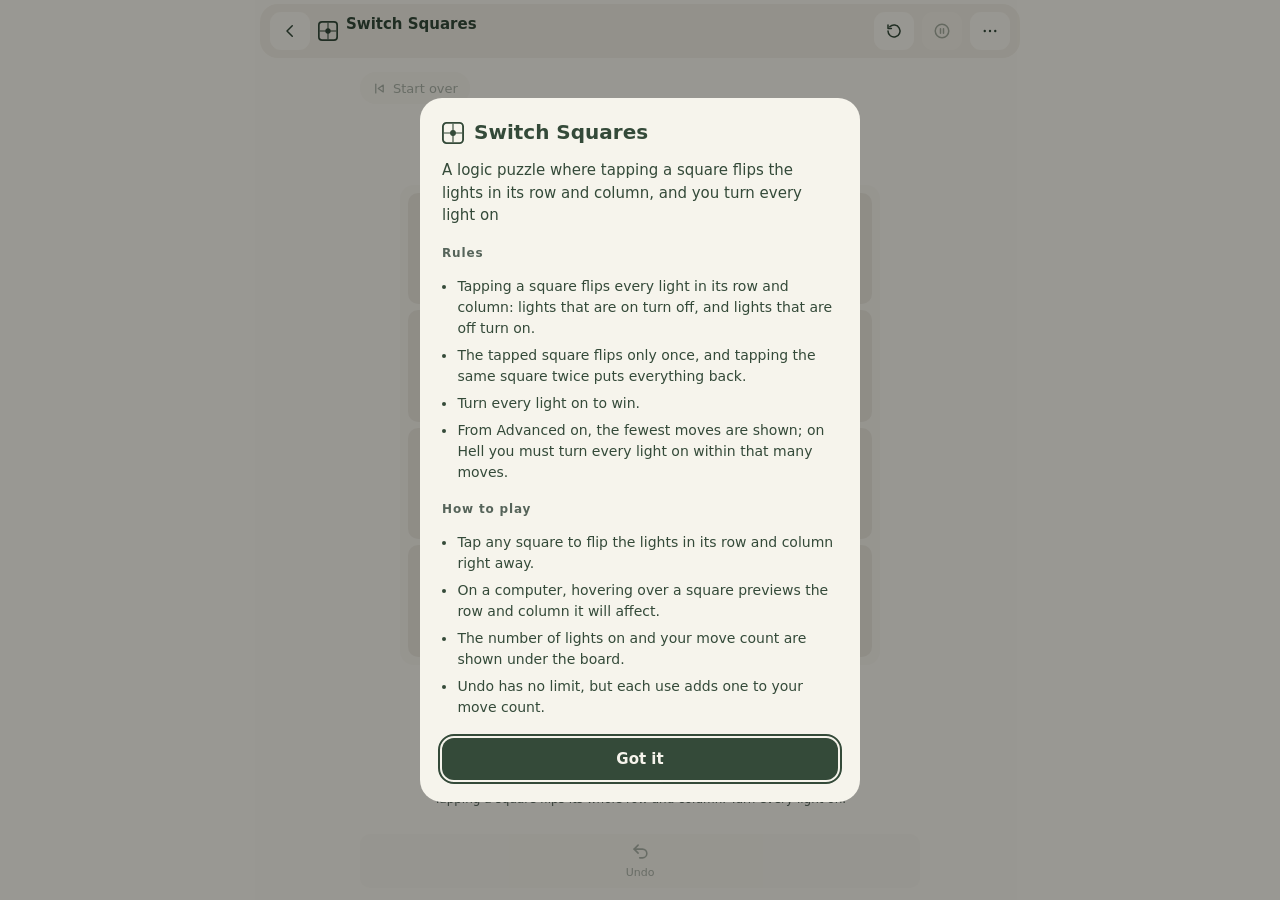
<file: docs/switch.html>
<!doctype html>
<html lang="ko">
<head>
<meta charset="utf-8">
<meta name="viewport" content="width=device-width, initial-scale=1, viewport-fit=cover">
<meta name="description" content="누른 칸의 가로줄과 세로줄이 함께 바뀌는 스위치네모. 모든 불을 켜는 논리 퍼즐.">
<meta name="theme-color" content="#f6f4ec">
<link rel="icon" type="image/svg+xml" href="favicon.svg">
<link rel="icon" type="image/png" href="icon-192.png">
<link rel="apple-touch-icon" href="apple-touch-icon.png">
<link rel="stylesheet" href="assets/paper.css">
<style>
:root { --accent: var(--fill-switch); }
.lamps { display: grid; grid-template-columns: repeat(var(--n), minmax(0, 1fr)); gap: 6px; padding: 8px; border-radius: 14px; background: var(--sheet);
  width: var(--side); height: var(--side); touch-action: manipulation; }
.board-wrap.empty .lamps { opacity: .35; }
.lamp { border: 0; padding: 0; border-radius: 10px; background: var(--sw-off); display: grid; place-items: center; position: relative;
  transition: background-color .18s ease, transform .12s ease; }
.lamp::after { content: ""; width: 34%; aspect-ratio: 1; border-radius: 50%; border: 2px solid var(--sw-ring); transition: all .18s ease; }
.lamp.on { background: var(--sw-on); }
.lamp.on::after { background: var(--sw-core); border-color: transparent;
  box-shadow: 0 0 0 4px color-mix(in srgb, var(--sw-core) 45%, transparent), 0 0 18px var(--sw-glow); }
/* 마우스를 올리면 누를 때 바뀔 가로줄·세로줄을 미리 보여준다 */
.lamp.cross { box-shadow: inset 0 0 0 2px color-mix(in srgb, var(--ink) 45%, transparent); }
.lamp.flip { animation: flip .22s ease-out; }
@keyframes flip { from { transform: scale(.86); } }
.lamp:disabled { cursor: default; }
.status { display: flex; gap: 14px; justify-content: center; flex-wrap: wrap; font-size: 14px; font-variant-numeric: tabular-nums; }
.status span + span::before { content: "·"; margin-right: 14px; color: var(--ink-soft); }
.status .min { font-weight: 600; }
</style>
<title>Switch Squares</title>
</head>
<body>
<div class="puzzle" id="app">
  <div class="stage">
    <div class="board-wrap empty" id="wrap"><div class="lamps" id="lamps" role="grid"></div></div>
    <p class="status" id="status" aria-live="polite"></p>
    <p class="guide" id="guide"></p>
  </div>
  <div class="controls">
    <div class="tools">
      <button class="tool" id="undo"><svg class="i" viewBox="0 0 24 24" aria-hidden="true"><path d="M9 14L4 9l5-5"/><path d="M4 9h10.5a5.5 5.5 0 0 1 0 11H11"/></svg><span></span></button>
    </div>
  </div>
</div>
<script src="assets/i18n.js"></script>
<script src="assets/common.js"></script>
<script src="assets/rules.js"></script>
<script src="assets/switch-engine.js"></script>
<script>
(() => {
  // 앱 화면은 FieldSweeper/UI에 있다. 규칙은 FieldSweeper/Model/SwitchEngine.swift와 같다.
  const E = SwitchEngine, { t, store, stats, clock } = Nemo;
  const K = Nemo.kind('switch');
  const $ = id => document.getElementById(id);
  const app = $('app'), wrap = $('wrap'), grid = $('lamps');
  const restartBtn = document.createElement('button');
  restartBtn.id = 'restart';
  Nemo.placeStartOver(wrap, restartBtn);
  const bar = Nemo.topBar('switch');
  app.prepend(bar);
  const q = sel => bar.querySelector(sel);
  const RECENT = 50;
  let showTimer = store.get('showTimer', true);

  // failed: 지옥에서 최소 횟수를 다 쓰고도 못 푼 상태. 판이 멈추고 처음부터 다시나 새 퍼즐만 할 수 있다.
  const G = { puzzle: null, state: [], history: [], status: 'empty', failed: false, counted: false, moves: 0, timer: new Nemo.Timer(), isNewBest: false };
  const size = () => (G.puzzle ? G.puzzle.size : 4);
  const level = () => E.LEVELS[(G.puzzle ? G.puzzle.level : 1) - 1];
  const subtitle = () => (G.puzzle ? `${t(level().name)} · ${size()}×${size()}` : '');
  const onCount = () => G.state.filter(Boolean).length;

  // ── 시작·저장. 상태는 처음 판에 누른 기록을 다시 적용해 만든다. ──
  function start(puzzle, saved) {
    G.puzzle = puzzle;
    G.history = saved ? saved.history.slice() : [];
    // 조작 횟수는 누를 때마다 늘고, 되돌려도 줄지 않는다. 예전 저장에는 없어서 누른 기록 길이로 시작한다.
    G.moves = saved ? saved.moves ?? saved.history.length : 0;
    G.state = puzzle.start.slice();
    for (const i of G.history) E.press(G.state, i, puzzle.size);
    G.counted = saved ? !!saved.counted : false;
    G.isNewBest = false;
    G.timer = new Nemo.Timer(saved ? saved.elapsed : 0);
    G.timer.start();
    G.status = 'playing';
    G.failed = false;
    build();
    // 지옥에서 실패한 채로 저장된 판을 다시 열면 실패 안내를 다시 보여준다.
    if (outOfMoves()) fail(!!saved);
    render();
  }
  const outOfMoves = () => level().limitsMoves && G.moves >= G.puzzle.solution.length && !G.state.every(Boolean);
  function fail(showCard = true) {
    G.failed = true;
    G.timer.pause();
    cross(null);
    if (!showCard) return;
    const min = G.puzzle.solution.length;
    setTimeout(() => {
      const el = Nemo.overlay(`<div class="card center" role="alertdialog" aria-modal="true" aria-labelledby="flTitle">
        <h3 id="flTitle">${Nemo.esc(t('최소 {0}회 안에 풀지 못했어요', min))}</h3><p>${Nemo.esc(t('지옥에서는 최소 횟수 안에 모든 불을 켜야 해요.'))}</p>
        <div class="actions"><button class="btn" data-restart>${t('처음부터 다시')}</button><button class="btn primary" data-new data-focus>${t('새 퍼즐')}</button></div></div>`,
      { onBackdrop: () => Nemo.close() });
      el.querySelector('[data-restart]').onclick = () => { Nemo.close(); restartPuzzle(); };
      el.querySelector('[data-new]').onclick = () => newPuzzle(G.puzzle.level);
    }, 350);
  }
  function restartPuzzle() {
    start(G.puzzle, { history: [], moves: 0, elapsed: G.timer.seconds, counted: G.counted });
    save();
  }
  function restore(s) {
    const p = s && s.puzzle;
    if (!p || !(p.size >= 2) || p.start?.length !== p.size * p.size || !Array.isArray(p.solution) || !E.LEVELS[p.level - 1]
      || !Array.isArray(s.history) || !s.history.every(i => Number.isInteger(i) && i >= 0 && i < p.size * p.size)) return false;
    start(p, s);
    return true;
  }
  function save() {
    if (G.status !== 'playing') return;
    store.set('switch.save', { puzzle: G.puzzle, state: G.state, history: G.history, moves: G.moves, elapsed: G.timer.seconds, counted: G.counted, savedAt: Date.now() });
  }

  // ── 입력 ──
  function pressAt(i) {
    if (G.status !== 'playing' || G.failed) return;
    E.press(G.state, i, size());
    G.history.push(i);
    G.moves++;
    if (!G.counted) { G.counted = true; stats.recordStart('switch'); }
    flash(i);
    if (!checkWin()) {
      if (outOfMoves()) fail();
      save();
    }
    render();
  }
  function undo() {
    // 스위치네모의 되돌리기는 '방금 누른 칸을 다시 누르기'와 같다. 그래서 횟수 제한 없이 쓰되 조작 1회로 센다.
    if (G.status !== 'playing' || G.failed || !G.history.length) return;
    const i = G.history.pop();
    G.moves++;
    E.press(G.state, i, size());
    flash(i);
    // 지옥에서 되돌리기로 마지막 횟수를 쓰면 실패
    if (outOfMoves()) fail();
    render(); save();
  }
  function checkWin() {
    if (!G.state.every(Boolean)) return false;
    G.timer.pause();
    G.status = 'won';
    store.set('switch.save', null);
    G.isNewBest = stats.recordWin('switch', level().name, Math.round(G.timer.seconds));
    setTimeout(() => { if (G.status === 'won') showResult(); }, 450);
    return true;
  }

  // ── 화면 ──
  let lamps = [];
  function build() {
    const n = size();
    grid.style.setProperty('--n', n);
    lamps = [...Array(n * n)].map((_, i) => {
      const b = document.createElement('button');
      b.className = 'lamp';
      b.setAttribute('role', 'gridcell');
      b.onclick = () => pressAt(i);
      b.addEventListener('pointerenter', e => { if (e.pointerType === 'mouse') cross(i); });
      b.addEventListener('pointerleave', e => { if (e.pointerType === 'mouse') cross(null); });
      return b;
    });
    grid.replaceChildren(...lamps);
    fit();
  }
  function cross(i) {
    const n = size();
    lamps.forEach((b, k) => b.classList.toggle('cross', i != null && G.status === 'playing' && !G.failed
      && (Math.floor(k / n) === Math.floor(i / n) || k % n === i % n)));
  }
  function flash(i) {
    const n = size();
    lamps.forEach((b, k) => {
      if (Math.floor(k / n) !== Math.floor(i / n) && k % n !== i % n) return;
      b.classList.remove('flip');
      void b.offsetWidth;
      b.classList.add('flip');
    });
  }
  function render() {
    const n = size(), playing = G.status === 'playing', active = playing && !G.failed, lv = level();
    q('[data-sub]').textContent = subtitle();
    q('[data-pause]').disabled = !active;
    wrap.classList.toggle('empty', G.status === 'empty');
    lamps.forEach((b, i) => {
      const on = !!G.state[i];
      b.classList.toggle('on', on);
      b.disabled = !active;
      b.setAttribute('aria-label', `${t('{0}행 {1}열', Math.floor(i / n) + 1, (i % n) + 1)}, ${t(on ? '켜짐' : '꺼짐')}`);
    });
    const parts = G.puzzle ? [t('켜진 불 {0}/{1}', onCount(), n * n), t('조작 {0}회', G.moves)] : [];
    if (G.puzzle && lv.limitsMoves) parts.push(`<b class="min">${t('남은 {0}회', Math.max(0, G.puzzle.solution.length - G.moves))}</b>`);
    else if (G.puzzle && lv.showsMinimum) parts.push(`<b class="min">${t('최소 {0}회', G.puzzle.solution.length)}</b>`);
    $('guide').textContent = G.puzzle && lv.limitsMoves ? t('최소 횟수 안에 풀어야 해요. 되돌리기도 1회로 세요.') : t('누른 칸의 가로줄과 세로줄이 모두 바뀌어요. 불을 모두 켜 주세요.');
    $('status').innerHTML = parts.map(p => `<span>${p}</span>`).join('');
    $('undo').disabled = !active || !G.history.length;
    $('undo').querySelector('span').textContent = t('되돌리기');
    $('restart').disabled = !playing || !G.moves;
    tick();
  }
  function tick() {
    const show = showTimer && G.status === 'playing' && !G.failed;
    q('[data-timer]').hidden = !show;
    if (show) q('[data-time]').textContent = clock(Math.floor(G.timer.seconds));
  }
  setInterval(tick, 250);
  function fit() {
    const side = Math.floor(Math.min(wrap.clientWidth, wrap.clientHeight, 480));
    if (side > 0) grid.style.setProperty('--side', side + 'px');
  }
  new ResizeObserver(fit).observe(wrap);

  // 방향키로 칸 사이를 옮겨 다닌다. Enter·Space는 버튼이 직접 누른다.
  grid.addEventListener('keydown', e => {
    const i = lamps.indexOf(document.activeElement), n = size();
    if (i < 0) return;
    const d = { ArrowLeft: [0, -1], ArrowRight: [0, 1], ArrowUp: [-1, 0], ArrowDown: [1, 0] }[e.key];
    if (!d) return;
    e.preventDefault();
    const r = Math.min(n - 1, Math.max(0, Math.floor(i / n) + d[0])), c = Math.min(n - 1, Math.max(0, (i % n) + d[1]));
    lamps[r * n + c].focus();
  });
  document.addEventListener('keydown', e => {
    if (G.status === 'playing' && !Nemo.isOpen() && (e.metaKey || e.ctrlKey) && e.key.toLowerCase() === 'z') { e.preventDefault(); undo(); }
  });

  // ── 겹쳐 보이는 창 ──
  const time = () => (showTimer ? clock(Math.round(G.timer.seconds)) : null);
  function showLevels() {
    G.timer.pause();
    const best = stats.load('switch').bestByDifficulty;
    Nemo.levelPicker({
      items: E.LEVELS.map(l => ({ id: l.id, name: t(l.name), best: best[l.name],
        detail: t('{0}×{1} · 최소 {2}~{3}회', l.size, l.size, l.moves[0], l.moves[1]) + (l.limitsMoves ? ` · ${t('횟수 제한')}` : '') })),
      current: store.get('switch.lastLevel', 1), canCancel: G.status !== 'empty',
      onPick: newPuzzle,
      onCancel: () => { if (G.status === 'empty') location.href = './'; else G.timer.start(); },
    });
  }
  function newPuzzle(id) {
    store.set('switch.lastLevel', id);
    // 최근에 낸 판(회전·뒤집기 포함)은 다시 내지 않는다. 화면에는 보이지 않는다.
    const recent = store.get('switch.recent', []);
    let puzzle;
    try { puzzle = E.generate(id, recent); } catch (err) {
      // 판을 끝내 못 만들었다(아주 드물다): 다시 만들기 카드
      Nemo.close(); Nemo.failedPuzzle({ onRetry: () => newPuzzle(id), onOther: showLevels }); return;
    }
    store.set('switch.recent', recent.concat(E.canonicalKey(puzzle.start, puzzle.size)).slice(-RECENT));
    store.set('switch.save', null);
    Nemo.close();
    start(puzzle);
    save();
  }
  function pause() {
    if (G.status !== 'playing' || G.failed || Nemo.isOpen()) return;
    G.timer.pause();
    save();
    Nemo.pauseCover({ subtitle: subtitle(), time: time(), onResume: () => G.timer.start() });
  }
  function askRestart() {
    // 지옥에서 실패한 뒤에는 묻지 않고 바로 처음부터
    if (G.failed) return restartPuzzle();
    G.timer.pause();
    Nemo.confirmBox({ title: t('처음부터 다시 풀까요?'), message: t('같은 문제를 처음 상태로 되돌려요.'), ok: t('다시 풀기'),
      onOk: restartPuzzle, onCancel: () => { if (!G.failed) G.timer.start(); } });
  }
  function showResult() {
    const moves = G.moves, min = G.puzzle.solution.length;
    Nemo.result({ title: t('{0} 완성', K.title), subtitle: subtitle(),
      note: moves <= min ? `${t('최소 조작으로 풀었어요')} · ${t('조작 {0}회', moves)}` : t('조작 {0}회 · 최소 {1}회', moves, min),
      time: time(), isNewBest: G.isNewBest,
      onClose: () => {}, onOther: showLevels, onAgain: () => newPuzzle(G.puzzle.level) });
  }

  $('undo').onclick = undo;
  $('restart').onclick = askRestart;
  q('[data-pause]').onclick = pause;
  q('[data-back]').addEventListener('click', save);
  Nemo.newButton(bar, { level: () => (G.puzzle ? G.puzzle.level : null), touched: () => G.status === 'playing' && G.counted && !G.failed,
    start: newPuzzle, pick: showLevels, timer: () => G.timer });
  Nemo.menu(q('[data-more]'), q('[data-menu]'), () => [
    { section: t('새 퍼즐') },
    ...E.LEVELS.map(l => ({ label: `${t(l.name)} · ${l.size}×${l.size}`, onClick: () => newPuzzle(l.id) })),
    { sep: true },
    { sep: true },
    { label: t('규칙 보기'), icon: 'help', onClick: showRules },
  ]);
  document.addEventListener('visibilitychange', () => { if (document.hidden) pause(); });
  window.addEventListener('pagehide', save);

  document.title = `${K.title} · ${t('네모 안에 네모')}`;
  $('restart').querySelector('span').textContent = t('처음부터 다시');
  $('guide').textContent = t('누른 칸의 가로줄과 세로줄이 모두 바뀌어요. 불을 모두 켜 주세요.');
  build();
  // 규칙을 보는 동안은 시간을 멈춘다.
  function showRules() {
    const running = G.timer.running;
    G.timer.pause();
    NemoRules.show('switch', () => { if (running) G.timer.start(); });
  }
  // 처음 들어온 게임이면 규칙부터 한 번 보여준다.
  render();
  NemoRules.showOnce('switch', () => { if (!restore(store.get('switch.save', null))) { render(); showLevels(); } });
})();
</script>
</body>
</html>
</file>
<file: docs/assets/paper.css>
/* 메인 화면과 스도쿠·시카쿠·후토시키가 함께 쓰는 메모지 스타일. 앱의 Theme.swift(Paper)와 PuzzleChrome.swift를 옮겼다. */
:root {
  --bg: #f6f4ec; --ink: #344a39; --ink-soft: #56645a; --rule: #b9c0b2; --sheet: #eeebe0;
  --cell: #fbfaf5; --thin: #d9d5c3; --user: #3d67b0; --wrong: #c54a38;
  --fill-minesweeper: #a0b894; --fill-sudoku: #e6dfb0; --fill-shikaku: #e8c3a8; --fill-futoshiki: #a9bbd3;
  --text-minesweeper: #ffffff; --text-sudoku: var(--ink); --text-shikaku: var(--ink); --text-futoshiki: #ffffff;
  /* 새 게임 3종 카드 색 (앱 Theme.swift의 NewGameCards) */
  --fill-mirror: #c3a8c6; --fill-pair: #dfb3b7; --fill-switch: #bfd8cc;
  --text-mirror: #ffffff; --text-pair: var(--ink); --text-switch: var(--ink);
  /* 셈네모 카드: 계산기 같은 돌 회색. 판에서 고른 칸의 줄과 같은 숫자 칸 */
  --fill-calc: #cfc9bb; --text-calc: var(--ink); --cc-related: #efece3; --cc-same: #ddd8c9;
  /* 별네모 카드: 밤하늘 같은 남보라 */
  --fill-star: #9a9fc4; --text-star: #ffffff;
  /* 스위치네모 불: 꺼진 칸은 어둡고 속이 빈 원, 켜진 칸은 밝고 빛나는 원(색과 밝기, 모양이 모두 다르다) */
  /* 짝네모 길 색: 길이 3~12마다 서로 다른 한 색(pp1이 3). 같은 숫자 쌍은 같은 색이다 */
  --pp1: #c8743d; --pp2: #b08a2e; --pp3: #8a68bd; --pp4: #3e9a90; --pp5: #c45f78; --pp6: #5f9a4c; --pp7: #4f7fc0; --pp8: #8f6243; --pp9: #b04fa8; --pp10: #66798a;
  /* 거울네모: 빛·켜진 별, 돌릴 수 있는 거울 칸, 고정 거울 칸 */
  --mr-beam: #e39a2b; --mr-glow: rgba(240, 165, 50, .55); --mr-tint: #e2d5e0; --mr-fixed: #e4e0d3;
  --sw-off: #cdc8b8; --sw-ring: #8f8a7a; --sw-on: #f6dd88; --sw-core: #fffaf0; --sw-glow: rgba(255, 205, 80, .85);
  --scrim: rgba(0, 0, 0, .35);
  /* 게임별 판 색: 스도쿠(sd), 후토시키(ft), 시카쿠 영역(sk1…6) */
  --sd-related: #f3efd8; --sd-same: #e6dfb0; --sd-selected: #d6cb85;
  --ft-related: #e9eef5; --ft-same: #d3dcea; --ft-guide: #4d6a94; --ft-line: #d9d5c3;
  --sk-thin: #dedacb; --sk1: #d7e4ce; --sk2: #dce4f0; --sk3: #f1dccb; --sk4: #f0e6bc; --sk5: #e4deee; --sk6: #d9e9de;
  --f-serif: ui-serif, "New York", Georgia, "Times New Roman", serif;
  /* 번호용 세리프: Georgia는 숫자 높이가 들쑥날쑥한 모양뿐이라 건너뛴다 */
  --f-serif-num: ui-serif, "New York", "Times New Roman", serif;
  --f-round: ui-rounded, "SF Pro Rounded", system-ui, -apple-system, sans-serif;
  --f-body: system-ui, -apple-system, "Apple SD Gothic Neo", "Hiragino Sans", "PingFang SC", sans-serif;
  color-scheme: light;
}
@media (prefers-color-scheme: dark) { :root:not([data-theme="light"]) {
  --bg: #151914; --ink: #dce5d6; --ink-soft: #9aa79a; --rule: #3a4339; --sheet: #1d221c;
  --cell: #1b1f1a; --thin: #343b32; --user: #93b2ff; --wrong: #ff8a78;
  --fill-minesweeper: #3e4d38; --fill-sudoku: #3b3824; --fill-shikaku: #45352a; --fill-futoshiki: #2f3a4a;
  --text-minesweeper: #f2f6ee; --text-futoshiki: #f2f6ee;
  --fill-mirror: #483c49; --fill-pair: #55383a; --fill-switch: #2c3d35; --text-mirror: #f2f6ee;
  --fill-calc: #3a3832; --cc-related: #22261f; --cc-same: #363a31;
  --fill-star: #33364d; --text-star: #f2f6ee;
  --pp1: #e6a57a; --pp2: #dcc07a; --pp3: #b89be0; --pp4: #7fcfc5; --pp5: #e094a6; --pp6: #9cc988; --pp7: #8fb0e6; --pp8: #c9a183; --pp9: #e08fd8; --pp10: #a9b8c6;
  --mr-beam: #ffc861; --mr-glow: rgba(255, 200, 97, .45); --mr-tint: #3e3342; --mr-fixed: #262b24;
  --sw-off: #232821; --sw-ring: #56604f; --sw-on: #d2ae52; --sw-core: #fff3cf; --sw-glow: rgba(255, 205, 100, .5);
  --sd-related: #262a20; --sd-same: #48432a; --sd-selected: #6b6238;
  --ft-related: #232a33; --ft-same: #334054; --ft-guide: #a9bbd3; --ft-line: #343b32;
  --sk-thin: #343b32; --sk1: #2e3a2c; --sk2: #2c3442; --sk3: #42342a; --sk4: #3e3824; --sk5: #363244; --sk6: #2b3a31;
  --scrim: rgba(0, 0, 0, .55); color-scheme: dark;
} }
:root[data-theme="dark"] {
  --bg: #151914; --ink: #dce5d6; --ink-soft: #9aa79a; --rule: #3a4339; --sheet: #1d221c;
  --cell: #1b1f1a; --thin: #343b32; --user: #93b2ff; --wrong: #ff8a78;
  --fill-minesweeper: #3e4d38; --fill-sudoku: #3b3824; --fill-shikaku: #45352a; --fill-futoshiki: #2f3a4a;
  --text-minesweeper: #f2f6ee; --text-futoshiki: #f2f6ee;
  --fill-mirror: #483c49; --fill-pair: #55383a; --fill-switch: #2c3d35; --text-mirror: #f2f6ee;
  --fill-calc: #3a3832; --cc-related: #22261f; --cc-same: #363a31;
  --fill-star: #33364d; --text-star: #f2f6ee;
  --pp1: #e6a57a; --pp2: #dcc07a; --pp3: #b89be0; --pp4: #7fcfc5; --pp5: #e094a6; --pp6: #9cc988; --pp7: #8fb0e6; --pp8: #c9a183; --pp9: #e08fd8; --pp10: #a9b8c6;
  --mr-beam: #ffc861; --mr-glow: rgba(255, 200, 97, .45); --mr-tint: #3e3342; --mr-fixed: #262b24;
  --sw-off: #232821; --sw-ring: #56604f; --sw-on: #d2ae52; --sw-core: #fff3cf; --sw-glow: rgba(255, 205, 100, .5);
  --sd-related: #262a20; --sd-same: #48432a; --sd-selected: #6b6238;
  --ft-related: #232a33; --ft-same: #334054; --ft-guide: #a9bbd3; --ft-line: #343b32;
  --sk-thin: #343b32; --sk1: #2e3a2c; --sk2: #2c3442; --sk3: #42342a; --sk4: #3e3824; --sk5: #363244; --sk6: #2b3a31;
  --scrim: rgba(0, 0, 0, .55); color-scheme: dark;
}

html { height: 100%; box-sizing: border-box; }
*, *::before, *::after { box-sizing: inherit; }
body { margin: 0; min-height: 100%; background: var(--bg); color: var(--ink); font: 15px/1.4 var(--f-body);
  -webkit-tap-highlight-color: transparent; -webkit-text-size-adjust: 100%; }
button { font: inherit; color: inherit; cursor: pointer; touch-action: manipulation; }
button:disabled { cursor: default; }
button:focus-visible, a:focus-visible, input:focus-visible, select:focus-visible { outline: 2px solid var(--ink); outline-offset: 2px; }
[hidden] { display: none !important; }
a { color: inherit; }
svg.i { width: 1em; height: 1em; display: block; fill: none; stroke: currentColor; stroke-width: 2; stroke-linecap: round; stroke-linejoin: round; }

/* ── 게임 화면 ── */
.puzzle { height: 100dvh; display: flex; flex-direction: column; align-items: center; gap: 14px;
  padding: max(4px, env(safe-area-inset-top)) max(16px, env(safe-area-inset-right)) max(12px, env(safe-area-inset-bottom)) max(16px, env(safe-area-inset-left));
  -webkit-user-select: none; user-select: none; overflow: hidden; }
.topbar { width: 100%; max-width: 760px; display: flex; align-items: center; gap: 8px; padding: 8px 10px; border-radius: 18px; background: var(--sheet); flex: none; }
.ib { width: 40px; height: 38px; flex: none; display: grid; place-items: center; border: 0; border-radius: 11px; background: var(--bg); color: var(--ink); font-size: 18px; text-decoration: none; }
.ib:disabled { opacity: .4; }
.topbar .sym { width: 20px; height: 20px; flex: none; }
.title { min-width: 0; display: flex; flex-direction: column; line-height: 1.2; }
.title b { font: 800 15px/1.2 var(--f-round); white-space: nowrap; overflow: hidden; text-overflow: ellipsis; }
.title span { font-size: 11px; color: var(--ink-soft); white-space: nowrap; overflow: hidden; text-overflow: ellipsis; min-height: 1.2em; }
.spacer { flex: 1; min-width: 8px; }
.timer { display: flex; align-items: center; gap: 4px; font-size: 17px; font-weight: 500; font-variant-numeric: tabular-nums; white-space: nowrap; }
.timer svg { width: 14px; height: 14px; color: var(--ink-soft); }
@media (max-width: 430px) {
  /* 앱처럼 iPhone 폭에서는 시계 아이콘을 빼고 버튼과 이름을 조금 줄여, 긴 이름(Switch Squares)도 잘리지 않게 한다 */
  .timer svg { display: none; }
  .topbar { gap: 6px; }
  .topbar .ib { width: 36px; }
  .title b { font-size: 14px; }
}
@media (max-width: 400px) {
  /* 새 퍼즐 버튼이 더해져 버튼이 넷이다. 작은 iPhone(360~390)에서도 이름이 잘리지 않게 기호를 빼고 간격을 줄인다 */
  .topbar { gap: 4px; padding: 8px 8px; }
  .topbar .sym { display: none; }
  .topbar .ib { width: 33px; }
  .topbar .title { margin-left: 4px; }
  .timer { font-size: 15px; }
}
@media (max-width: 370px) {
  .title b { font-size: 13px; }
}

.more { position: relative; flex: none; }
.menu { position: absolute; right: 0; top: calc(100% + 6px); z-index: 15; min-width: 220px; max-height: 70dvh; overflow-y: auto; padding: 6px;
  display: flex; flex-direction: column; border-radius: 14px; background: var(--bg); border: 1px solid var(--rule); box-shadow: 0 12px 32px rgba(0, 0, 0, .18); }
.menu .sec { font-size: 11px; font-weight: 600; letter-spacing: .06em; color: var(--ink-soft); padding: 10px 12px 4px; }
.menu hr { border: 0; border-top: 1px solid var(--rule); margin: 6px 4px; }
.menu button { display: flex; align-items: center; gap: 10px; padding: 10px 12px; border: 0; background: none; border-radius: 9px; text-align: left; font-size: 15px; }
.menu button:hover:not(:disabled) { background: var(--sheet); }
.menu button:disabled { opacity: .4; }
.menu button svg { width: 17px; height: 17px; flex: none; }
.menu .check::after { content: ""; margin-left: auto; width: 16px; height: 16px; flex: none; }
.menu .check[aria-checked="true"]::after { background: currentColor;
  -webkit-mask: url("data:image/svg+xml,%3Csvg xmlns='http://www.w3.org/2000/svg' viewBox='0 0 24 24' fill='none' stroke='black' stroke-width='3' stroke-linecap='round' stroke-linejoin='round'%3E%3Cpath d='M5 12.5l4.5 4.5L19 7.5'/%3E%3C/svg%3E") center / contain no-repeat;
  mask: url("data:image/svg+xml,%3Csvg xmlns='http://www.w3.org/2000/svg' viewBox='0 0 24 24' fill='none' stroke='black' stroke-width='3' stroke-linecap='round' stroke-linejoin='round'%3E%3Cpath d='M5 12.5l4.5 4.5L19 7.5'/%3E%3C/svg%3E") center / contain no-repeat; }

.stage { flex: 1; min-height: 0; width: 100%; display: flex; flex-direction: column; align-items: center; justify-content: center; gap: 10px; position: relative; }
.board-wrap { position: relative; width: 100%; flex: 1; min-height: 0; display: grid; place-items: center; }
canvas.board { display: block; touch-action: none; border-radius: 6px; }
.board-wrap.empty canvas { opacity: .35; }
.guide { font-size: 12px; color: var(--ink-soft); display: flex; gap: 6px; align-items: baseline; text-align: center; }
.guide b { font-variant-numeric: tabular-nums; font-weight: 600; }
.notice { position: absolute; top: -6px; left: 50%; transform: translateX(-50%); z-index: 5; max-width: calc(100% - 16px);
  width: max-content; padding: 9px 14px; border-radius: 99px; background: var(--bg); border: 1px solid var(--rule); font-size: 14px; font-weight: 500; text-align: center;
  animation: fade .2s ease-out; }

.controls { width: 100%; max-width: 560px; display: flex; flex-direction: column; gap: 12px; flex: none; }
.controls.wide { max-width: 600px; }
.tools { display: flex; gap: 8px; }
.tool { flex: 1; height: 54px; display: flex; flex-direction: column; align-items: center; justify-content: center; gap: 4px; border: 0; border-radius: 10px; background: var(--sheet); color: var(--ink); font-size: 11px; }
.tool svg { width: 19px; height: 19px; }
.tool[aria-pressed="true"] { background: var(--accent); }
.tool:disabled, .keys button:disabled { opacity: .4; }
.keys { display: flex; gap: 6px; }
.keys button { flex: 1; min-width: 0; height: 60px; display: flex; flex-direction: column; align-items: center; justify-content: center; gap: 1px; border: 0; border-radius: 10px; background: var(--sheet); }
.keys b { font-size: 26px; font-weight: 500; line-height: 1.05; color: var(--user); }
.keys small { font-size: 10px; color: var(--ink-soft); min-height: 1.2em; }
.keys.note b { font-weight: 400; color: var(--ink-soft); }
.keys button.done { opacity: .3; }
@media (max-height: 700px) { .keys button { height: 52px; } .tool { height: 48px; } .puzzle { gap: 10px; } }

/* ── 겹쳐 보이는 창 ── */
.scrim { position: fixed; inset: 0; z-index: 20; display: grid; place-items: center; padding: 24px; background: var(--scrim); animation: fade .2s ease-out; }
.scrim.cover { background: color-mix(in srgb, var(--bg) 97%, transparent); }
@keyframes fade { from { opacity: 0; } }
.card { width: 100%; max-width: 360px; max-height: 100%; overflow-y: auto; padding: 24px; border-radius: 22px; background: var(--bg); color: var(--ink);
  display: flex; flex-direction: column; gap: 12px; }
.card.center { text-align: center; align-items: center; }
.card.wide { max-width: 380px; padding: 22px; gap: 14px; }
.card h2 { margin: 0; font: 800 22px/1.25 var(--f-round); }
.card h3 { margin: 0; font: 800 20px/1.25 var(--f-round); }
.card p { margin: 0; font-size: 15px; color: var(--ink-soft); }
.big { font: 500 44px/1.1 ui-monospace, "SF Mono", Menlo, monospace; font-variant-numeric: tabular-nums; }
.big.small { font-size: 32px; }
.badge { font-size: 12px; font-weight: 700; padding: 4px 10px; border-radius: 99px; background: var(--accent); }
.actions { display: flex; gap: 8px; width: 100%; padding-top: 4px; }
.actions .btn { flex: 1; }
.btn { border: 0; border-radius: 12px; padding: 11px 16px; background: var(--sheet); color: var(--ink); font-size: 15px; font-weight: 600; }
.btn.primary { background: var(--ink); color: var(--bg); }
.btn.danger { background: var(--wrong); color: #fff; }
.btn.plain { background: none; font-weight: 400; min-height: 44px; }
.btn:active { opacity: .75; }
.pause-ico { width: 52px; height: 52px; color: var(--accent); }
.spinner { width: 26px; height: 26px; border-radius: 50%; border: 3px solid var(--rule); border-top-color: var(--ink); animation: spin .8s linear infinite; }
@keyframes spin { to { transform: rotate(360deg); } }
.levels { display: flex; flex-direction: column; gap: 8px; }
.level { display: flex; align-items: center; gap: 10px; padding: 14px; border: 0; border-radius: 10px; background: var(--sheet); text-align: left; }
.level[aria-current="true"] { background: var(--accent); }
.level span { flex: 1; display: flex; flex-direction: column; gap: 2px; }
.level b { font-size: 15px; font-weight: 600; }
.level small { font-size: 12px; color: var(--ink-soft); }
.level em { font-style: normal; font-size: 12px; color: var(--ink-soft); font-variant-numeric: tabular-nums; }
.field-row { display: flex; align-items: center; justify-content: space-between; gap: 12px; font-size: 15px; }
.field-row b { font-weight: 500; }
.stepper { display: flex; align-items: center; gap: 10px; font-variant-numeric: tabular-nums; }
.stepper button { width: 40px; height: 34px; border: 0; border-radius: 9px; background: var(--sheet); font-size: 20px; line-height: 1; }
.stepper output { min-width: 4.2em; text-align: center; }
.segmented { display: flex; padding: 2px; border-radius: 9px; background: var(--sheet); }
.segmented button { flex: 1; border: 0; background: none; border-radius: 7px; padding: 7px 8px; font-size: 14px; }
.segmented button[aria-pressed="true"] { background: var(--bg); box-shadow: 0 1px 3px rgba(0, 0, 0, .15); font-weight: 600; }
.hint { font-size: 12px; color: var(--ink-soft); margin: 0; }
@media (prefers-reduced-motion: reduce) { *, *::before, *::after { animation: none !important; transition: none !important; } }

/* 스크롤바: 둥근 막대 대신 모서리가 거의 각진 얇은 막대(네모). 바탕은 투명, 올리면 잉크색.
   Chrome·Safari는 ::-webkit-scrollbar로 모양까지, Firefox는 굵기와 색만 바꾼다. */
::-webkit-scrollbar { width: 10px; height: 10px; }
::-webkit-scrollbar-track, ::-webkit-scrollbar-corner { background: transparent; }
::-webkit-scrollbar-thumb { background: var(--rule); border: 3px solid transparent; background-clip: padding-box; border-radius: 1px; min-height: 28px; }
::-webkit-scrollbar-thumb:hover, ::-webkit-scrollbar-thumb:active { background: var(--ink-soft); background-clip: padding-box; }
@supports not selector(::-webkit-scrollbar) { * { scrollbar-width: thin; scrollbar-color: var(--rule) transparent; } }
/* 상단 바 바로 아래 왼쪽의 '처음부터 다시'(앱과 같은 자리) */
.so-row { width: 100%; max-width: 560px; height: 32px; display: flex; flex: none; }
.startover { display: inline-flex; align-items: center; gap: 6px; height: 32px; padding: 0 12px; border: 0; border-radius: 999px;
  background: var(--sheet); color: var(--ink); font: 500 13px system-ui, -apple-system, sans-serif; cursor: pointer; }
.startover svg { width: 15px; height: 15px; }
.startover:disabled { opacity: .4; cursor: default; }
</file>
